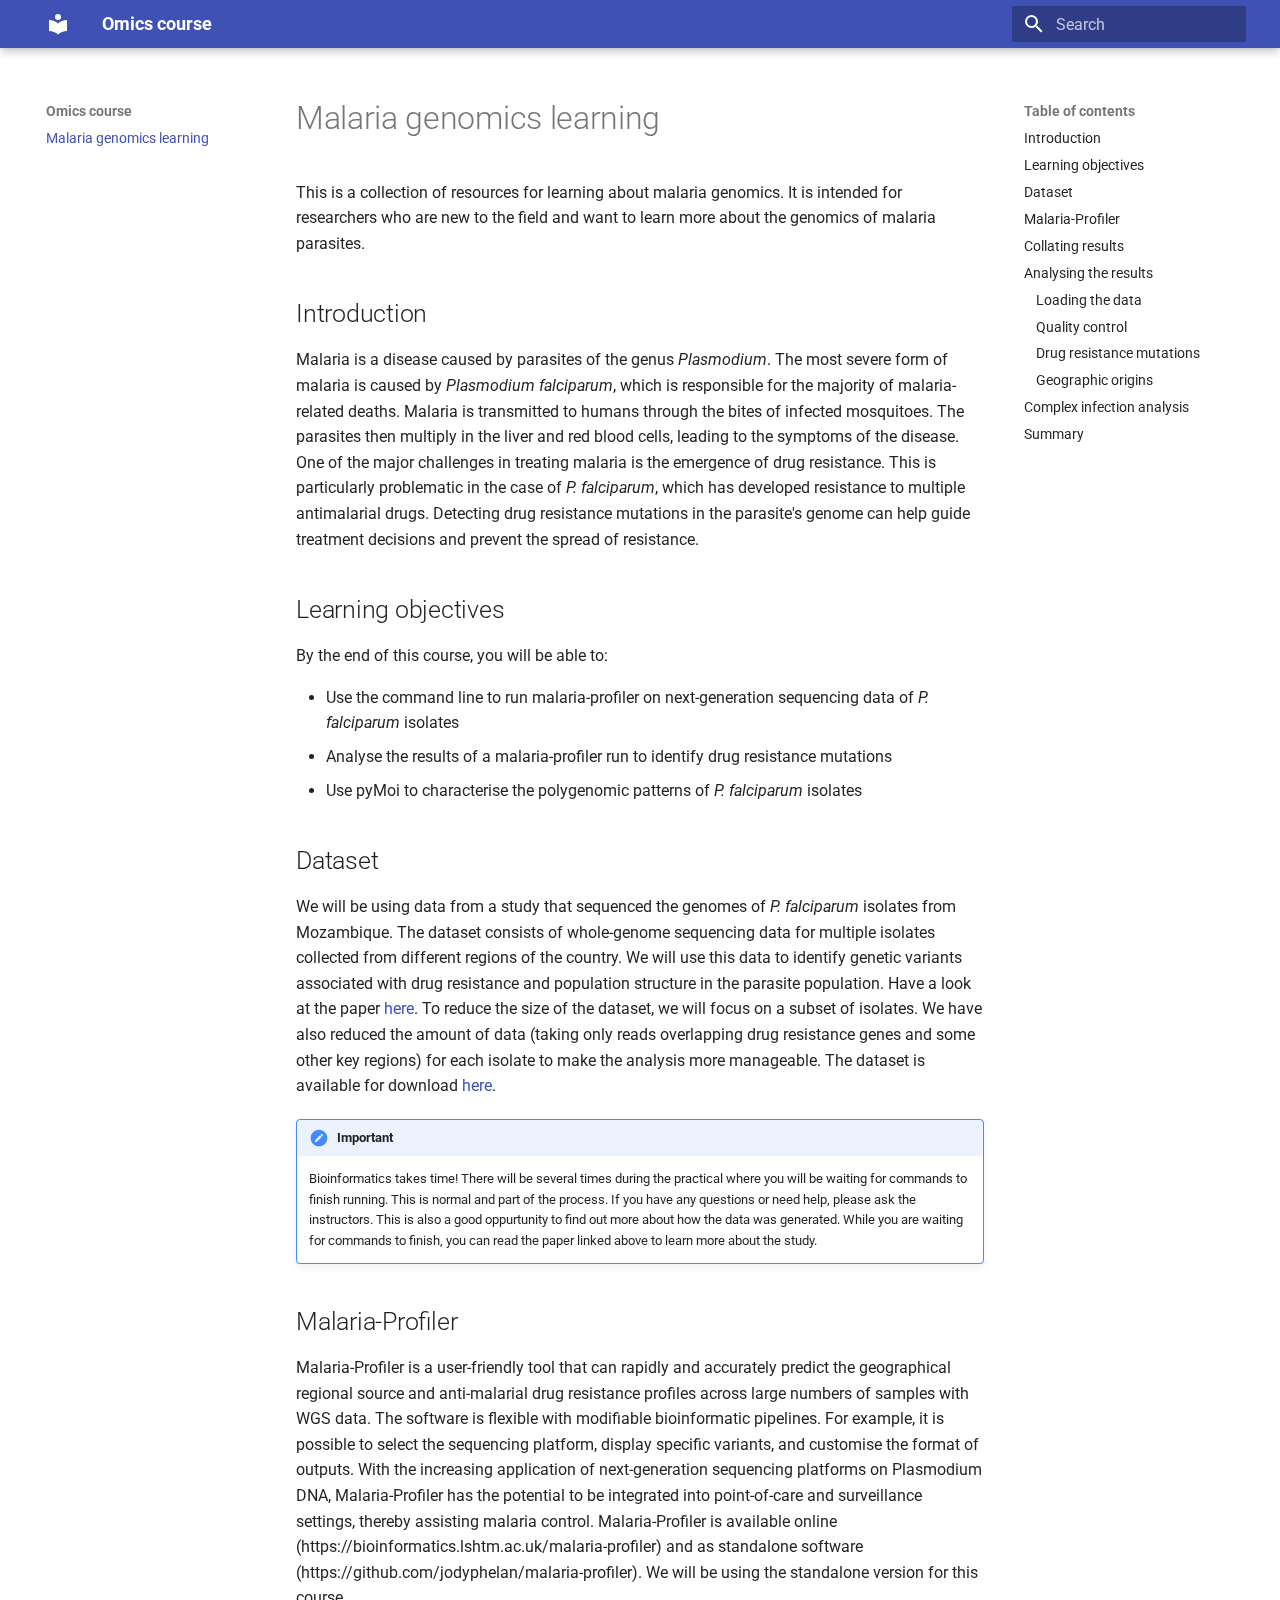
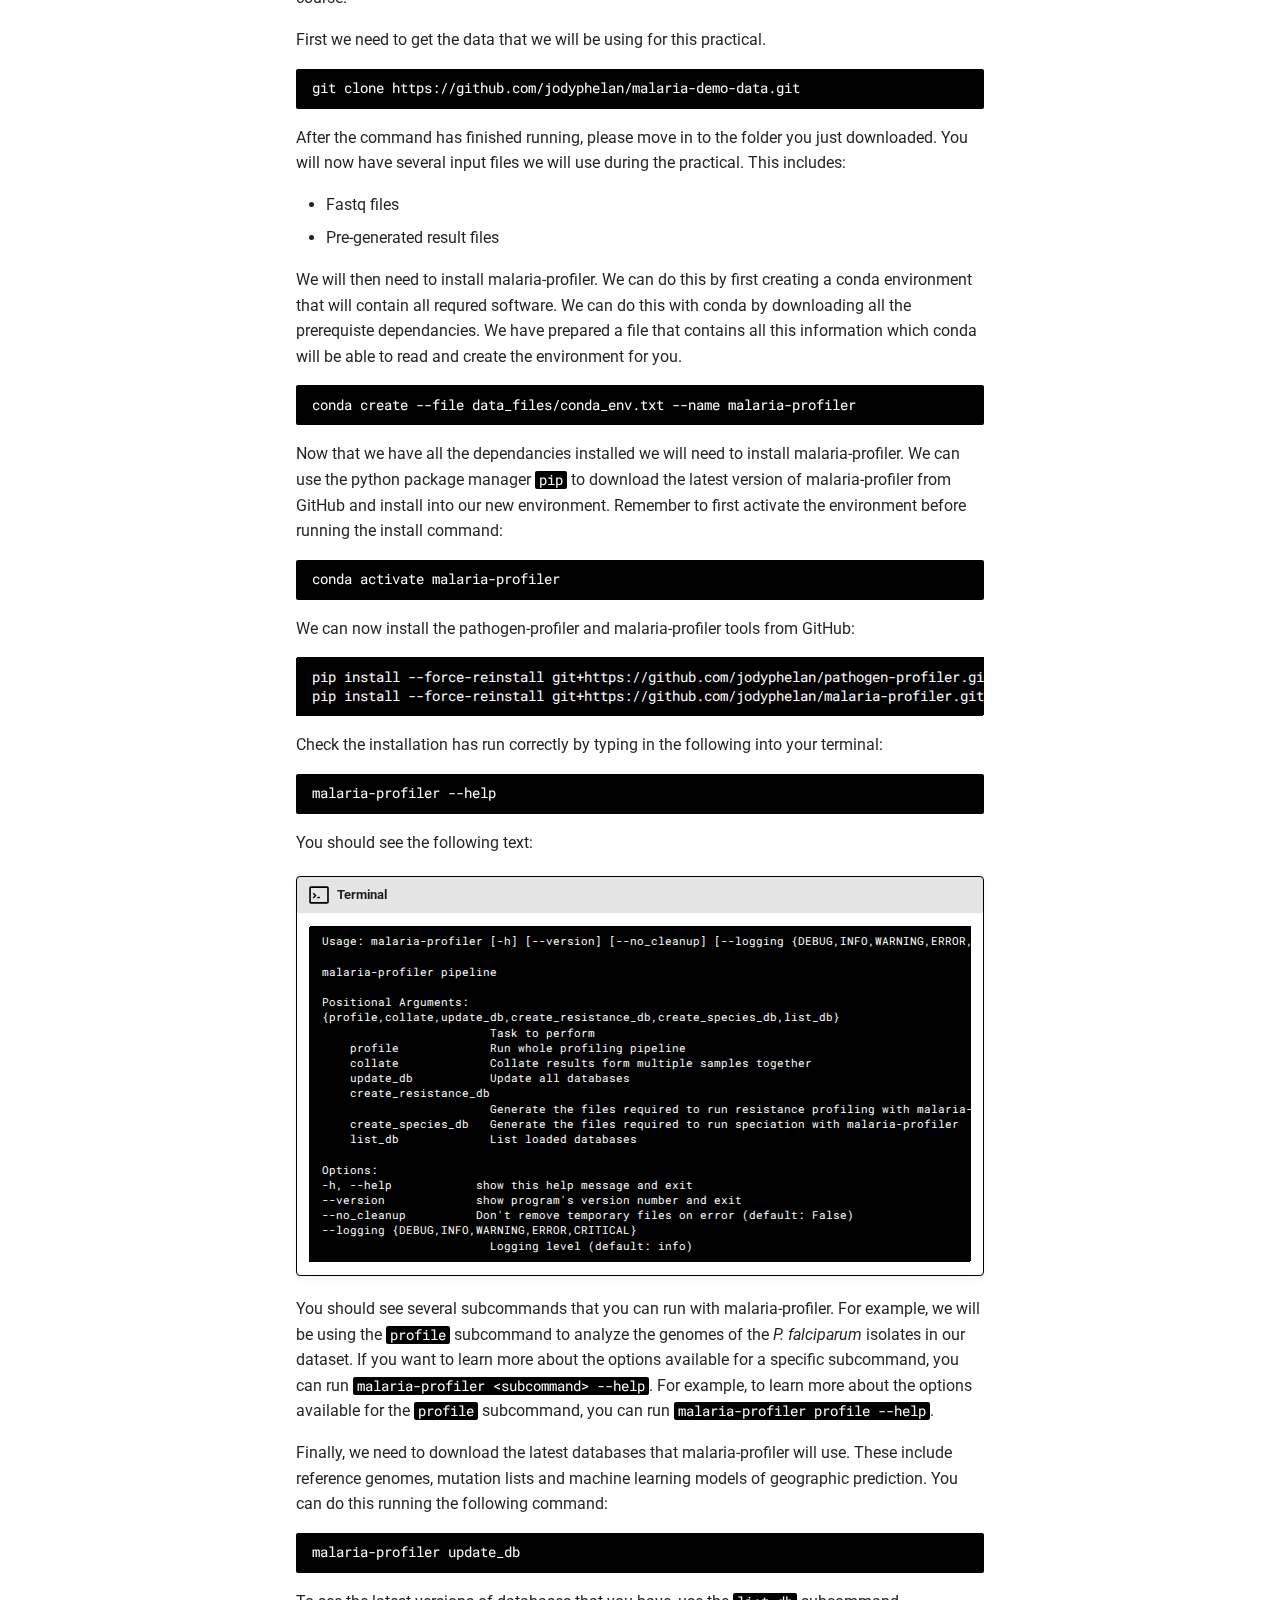
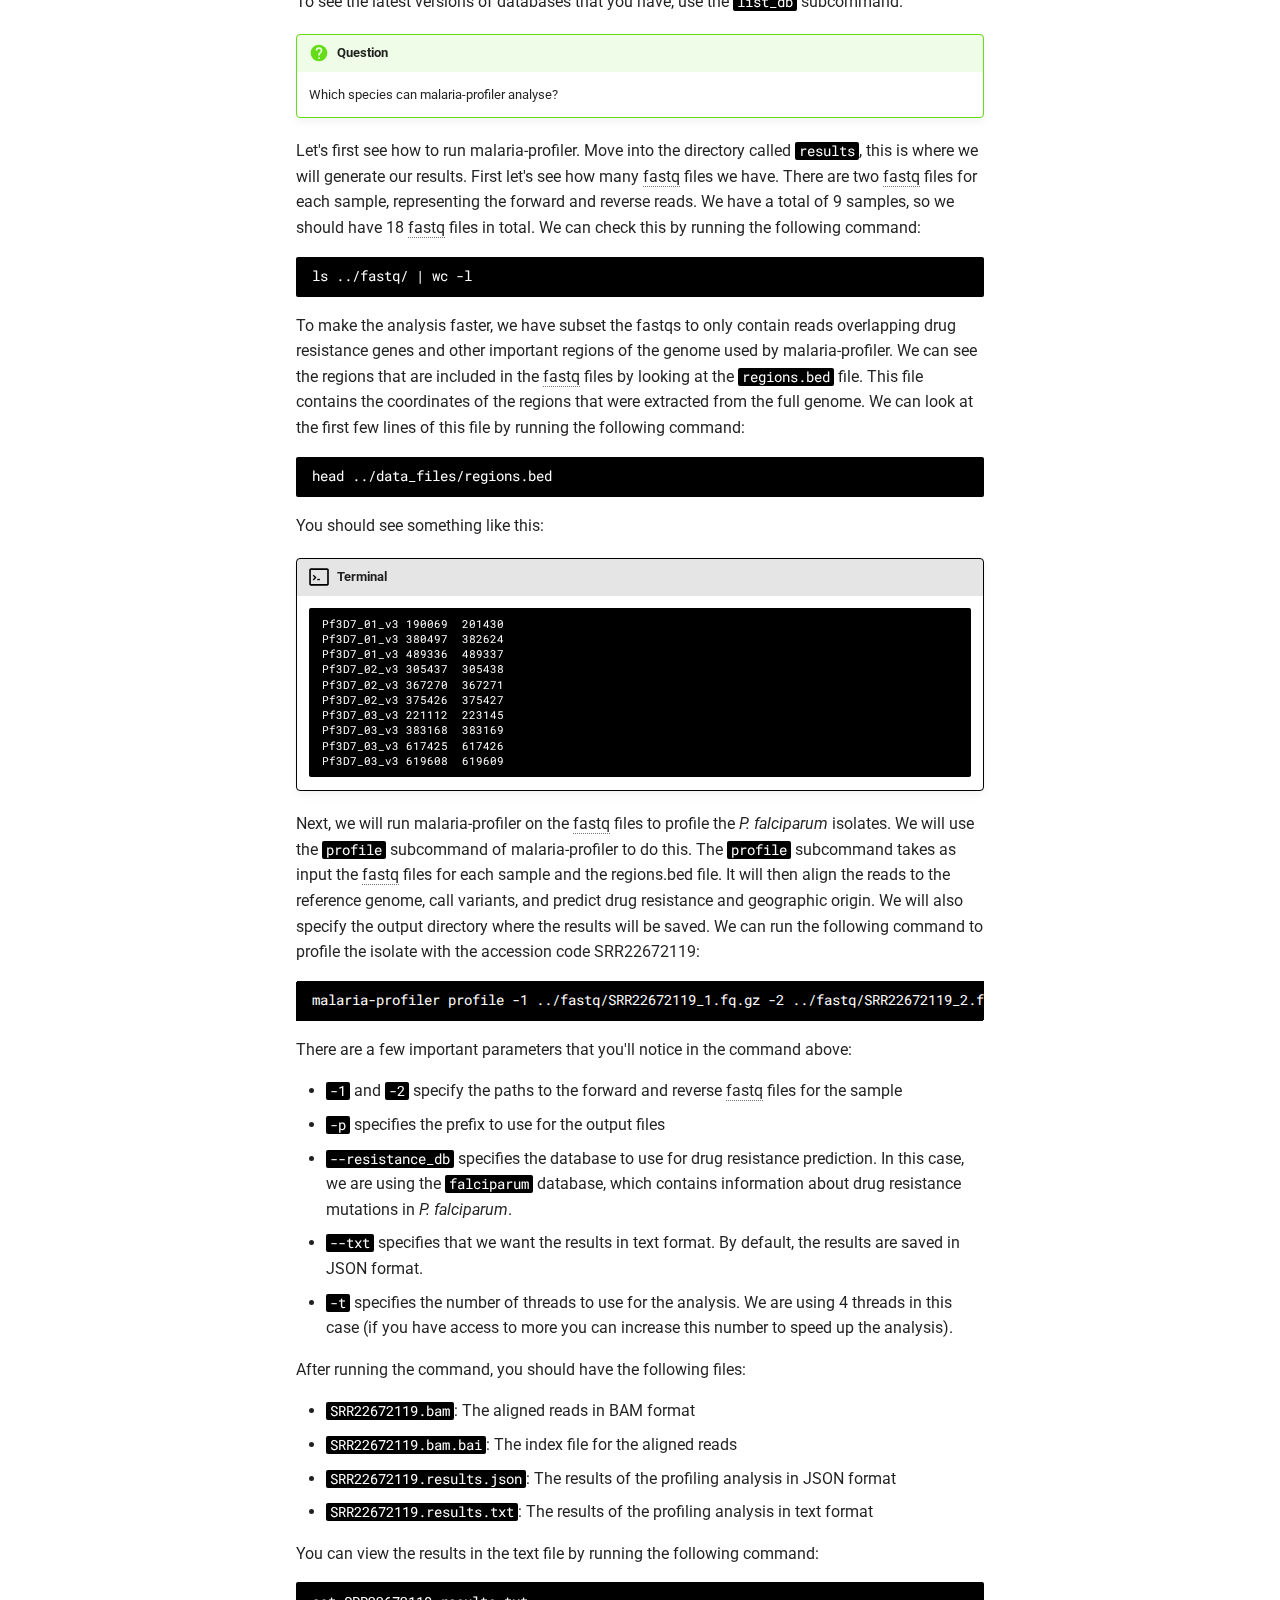
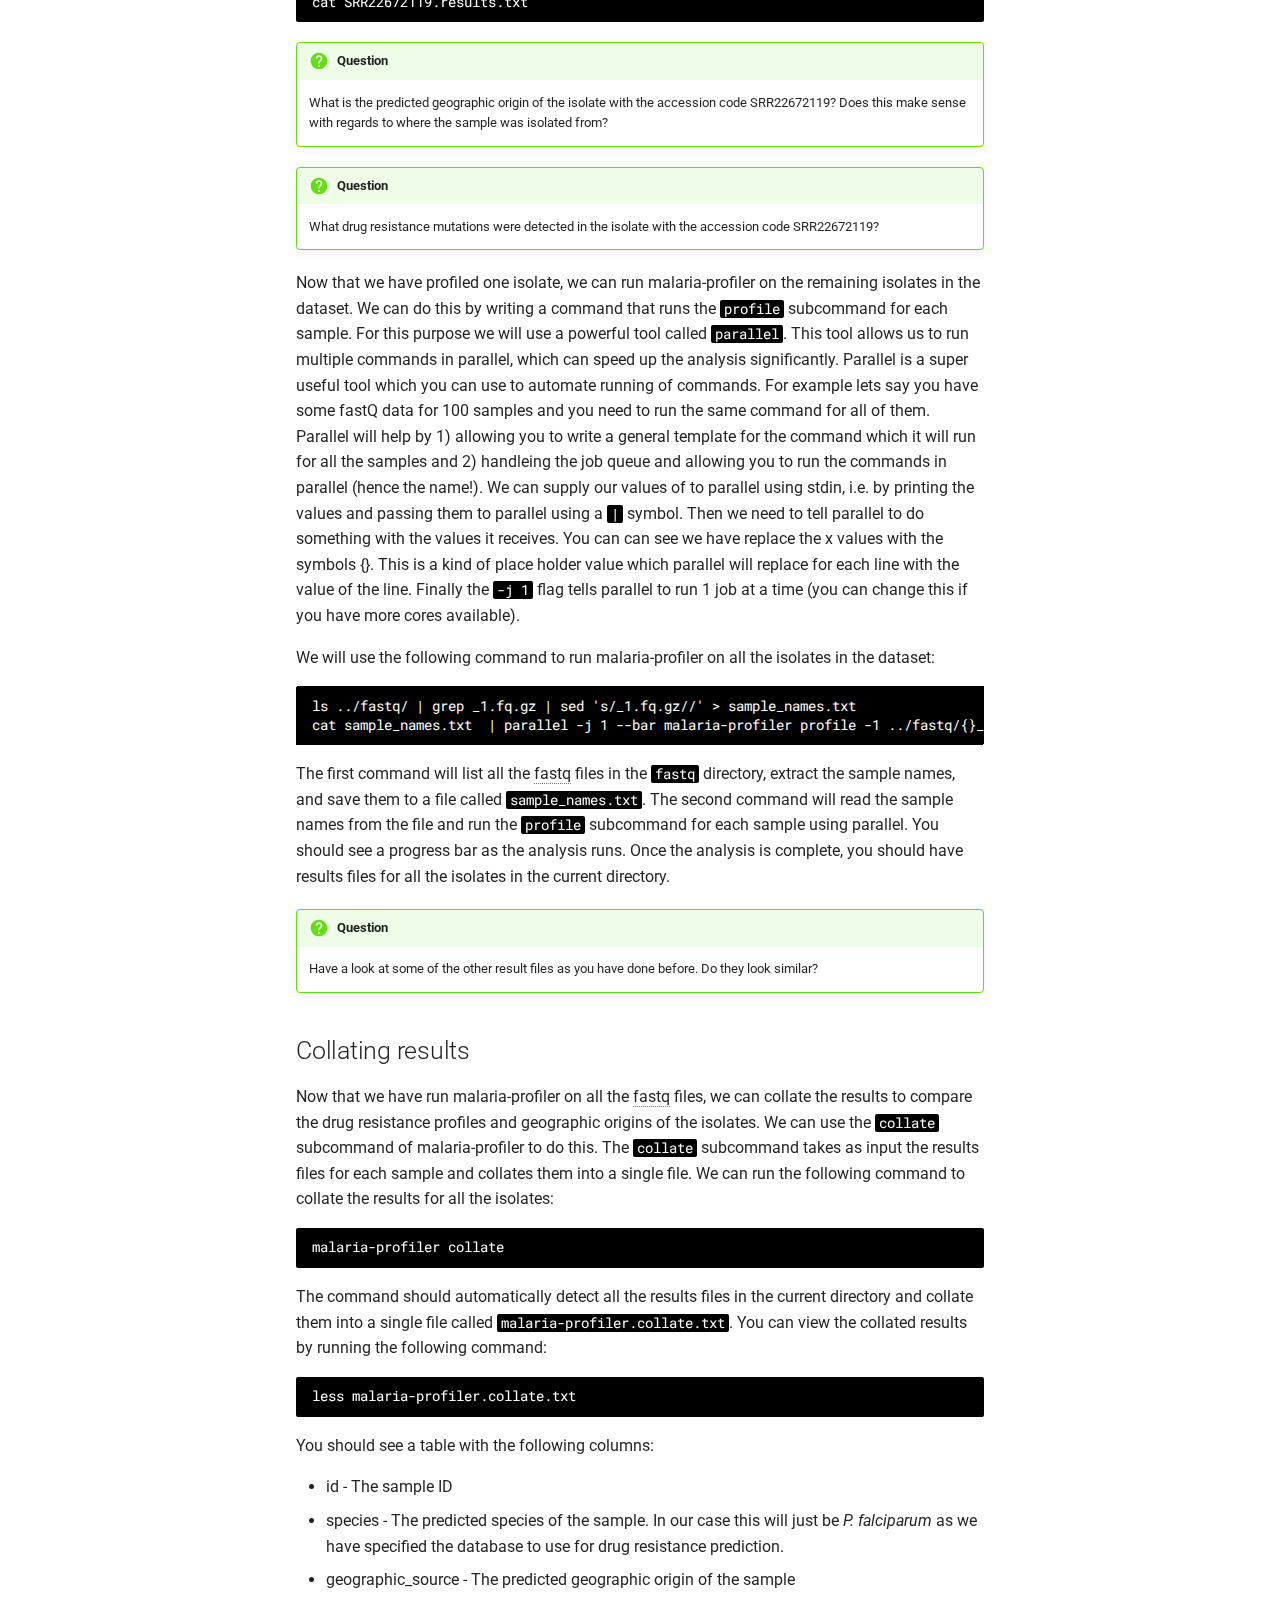
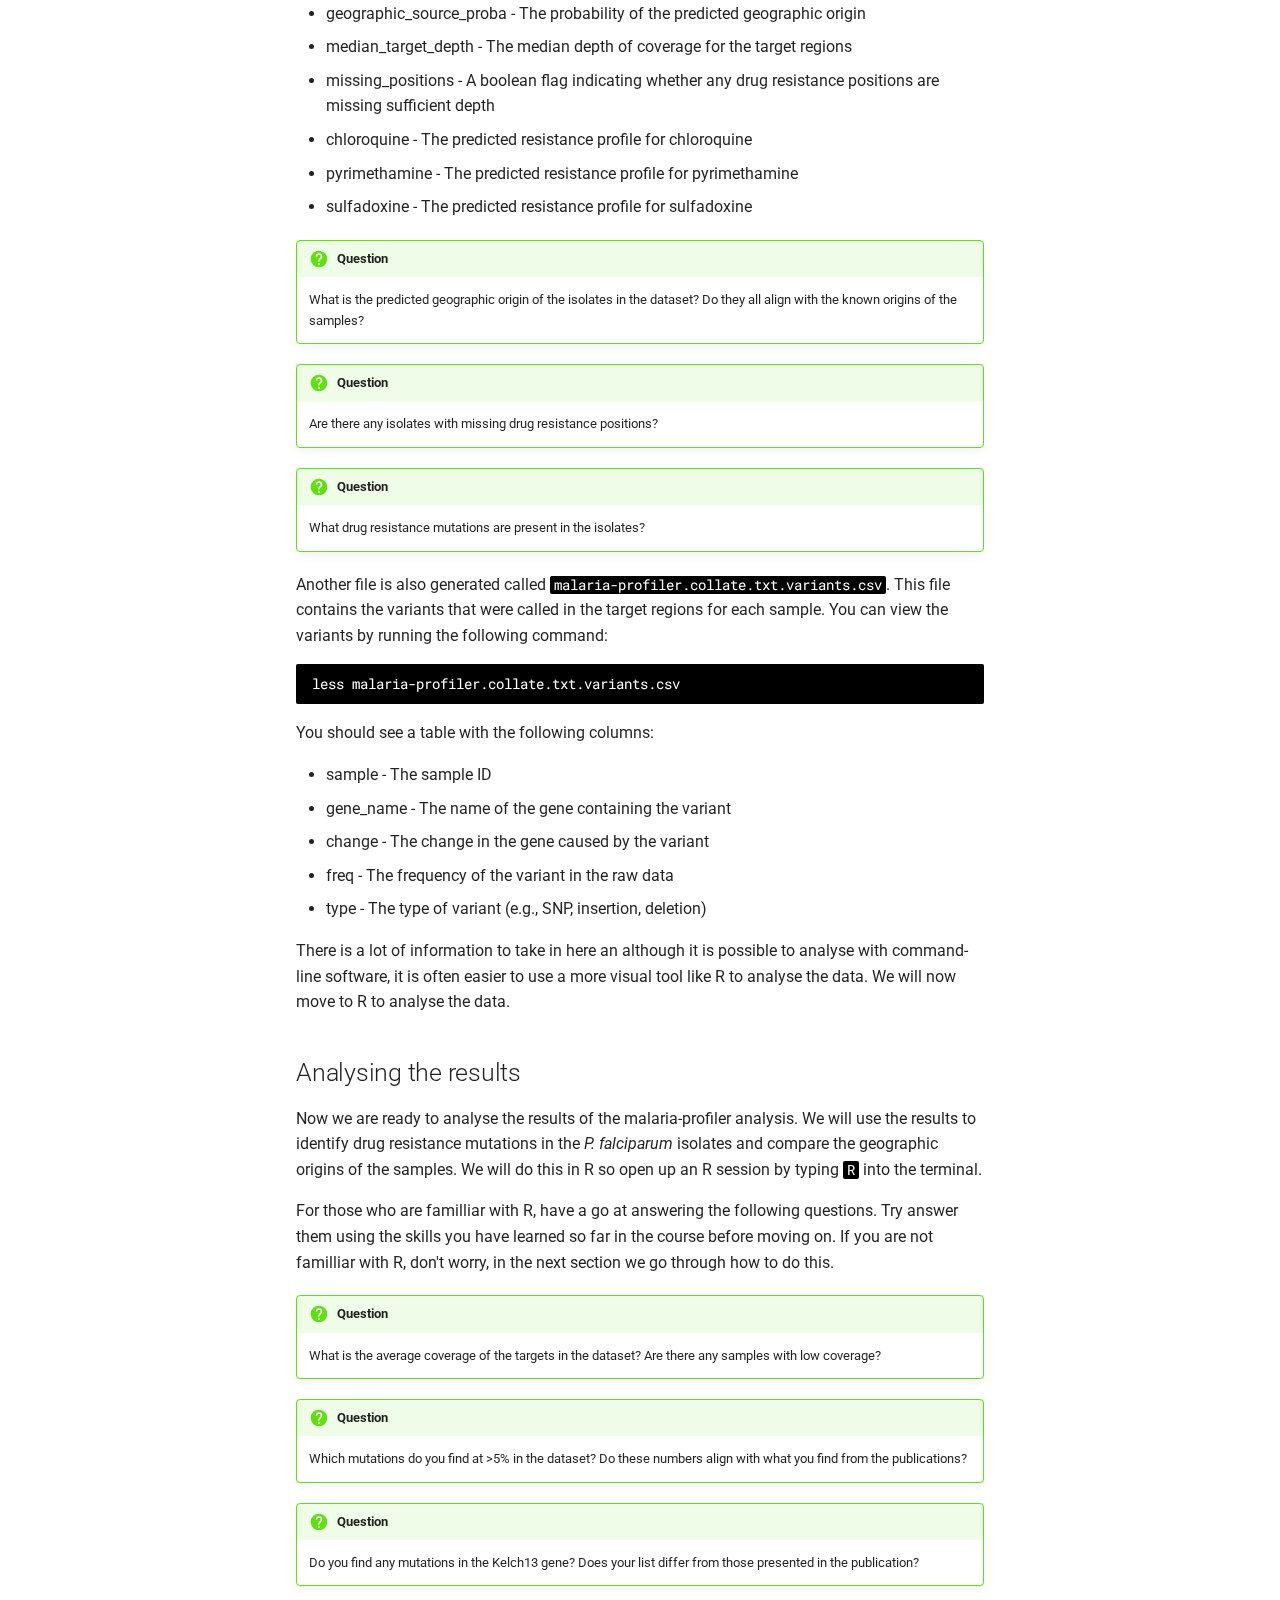
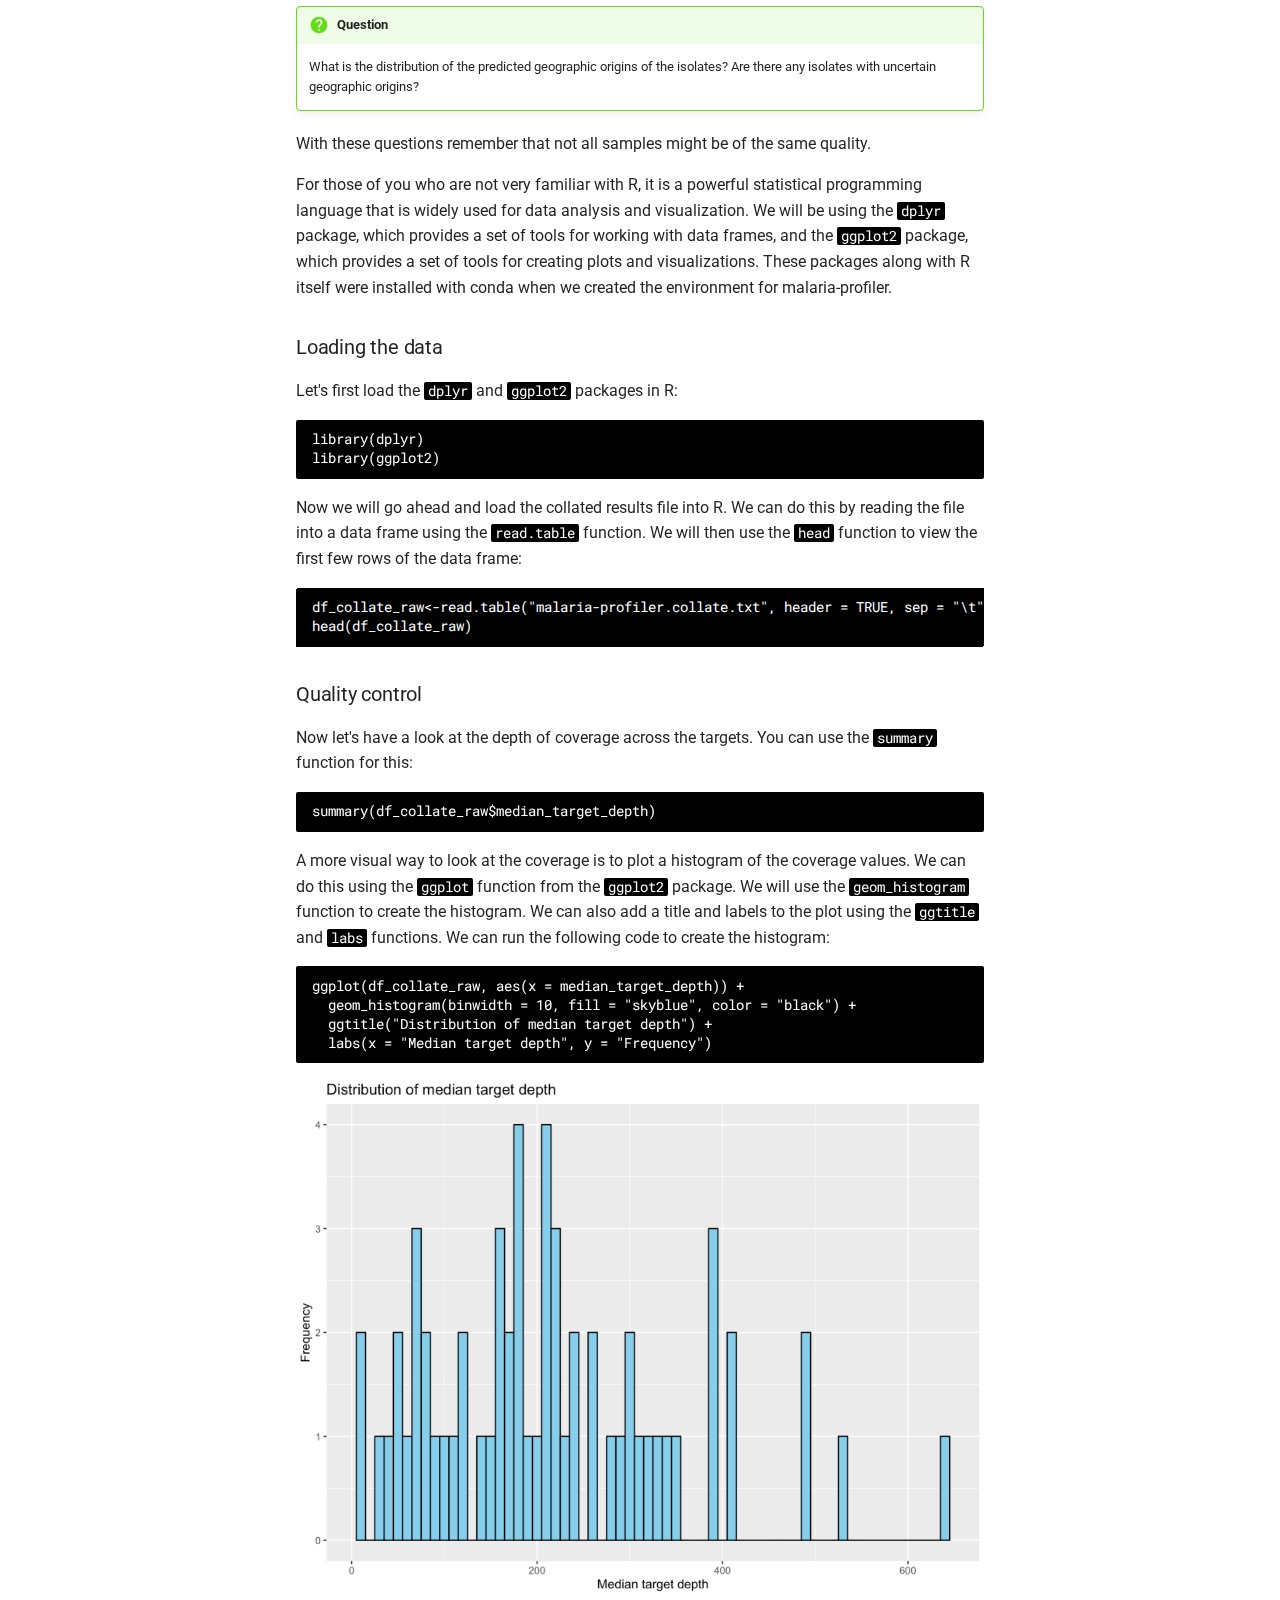
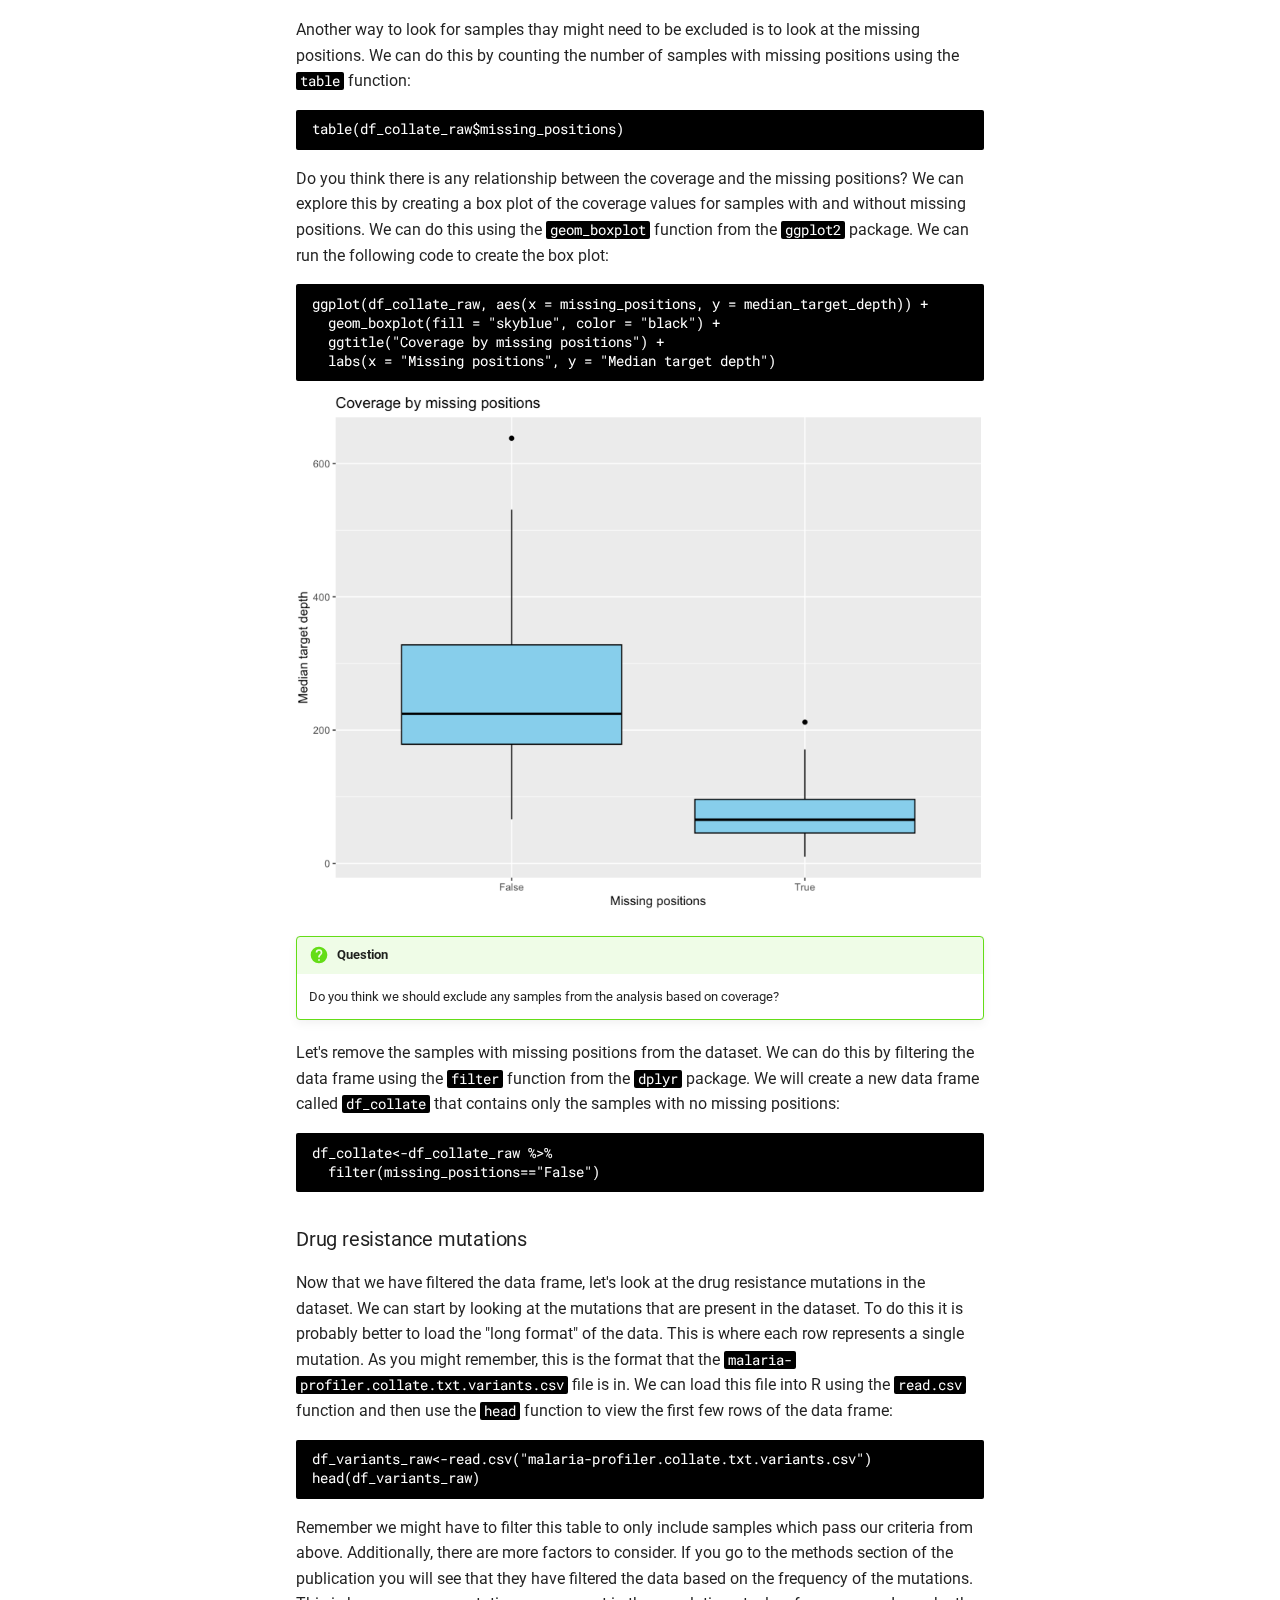
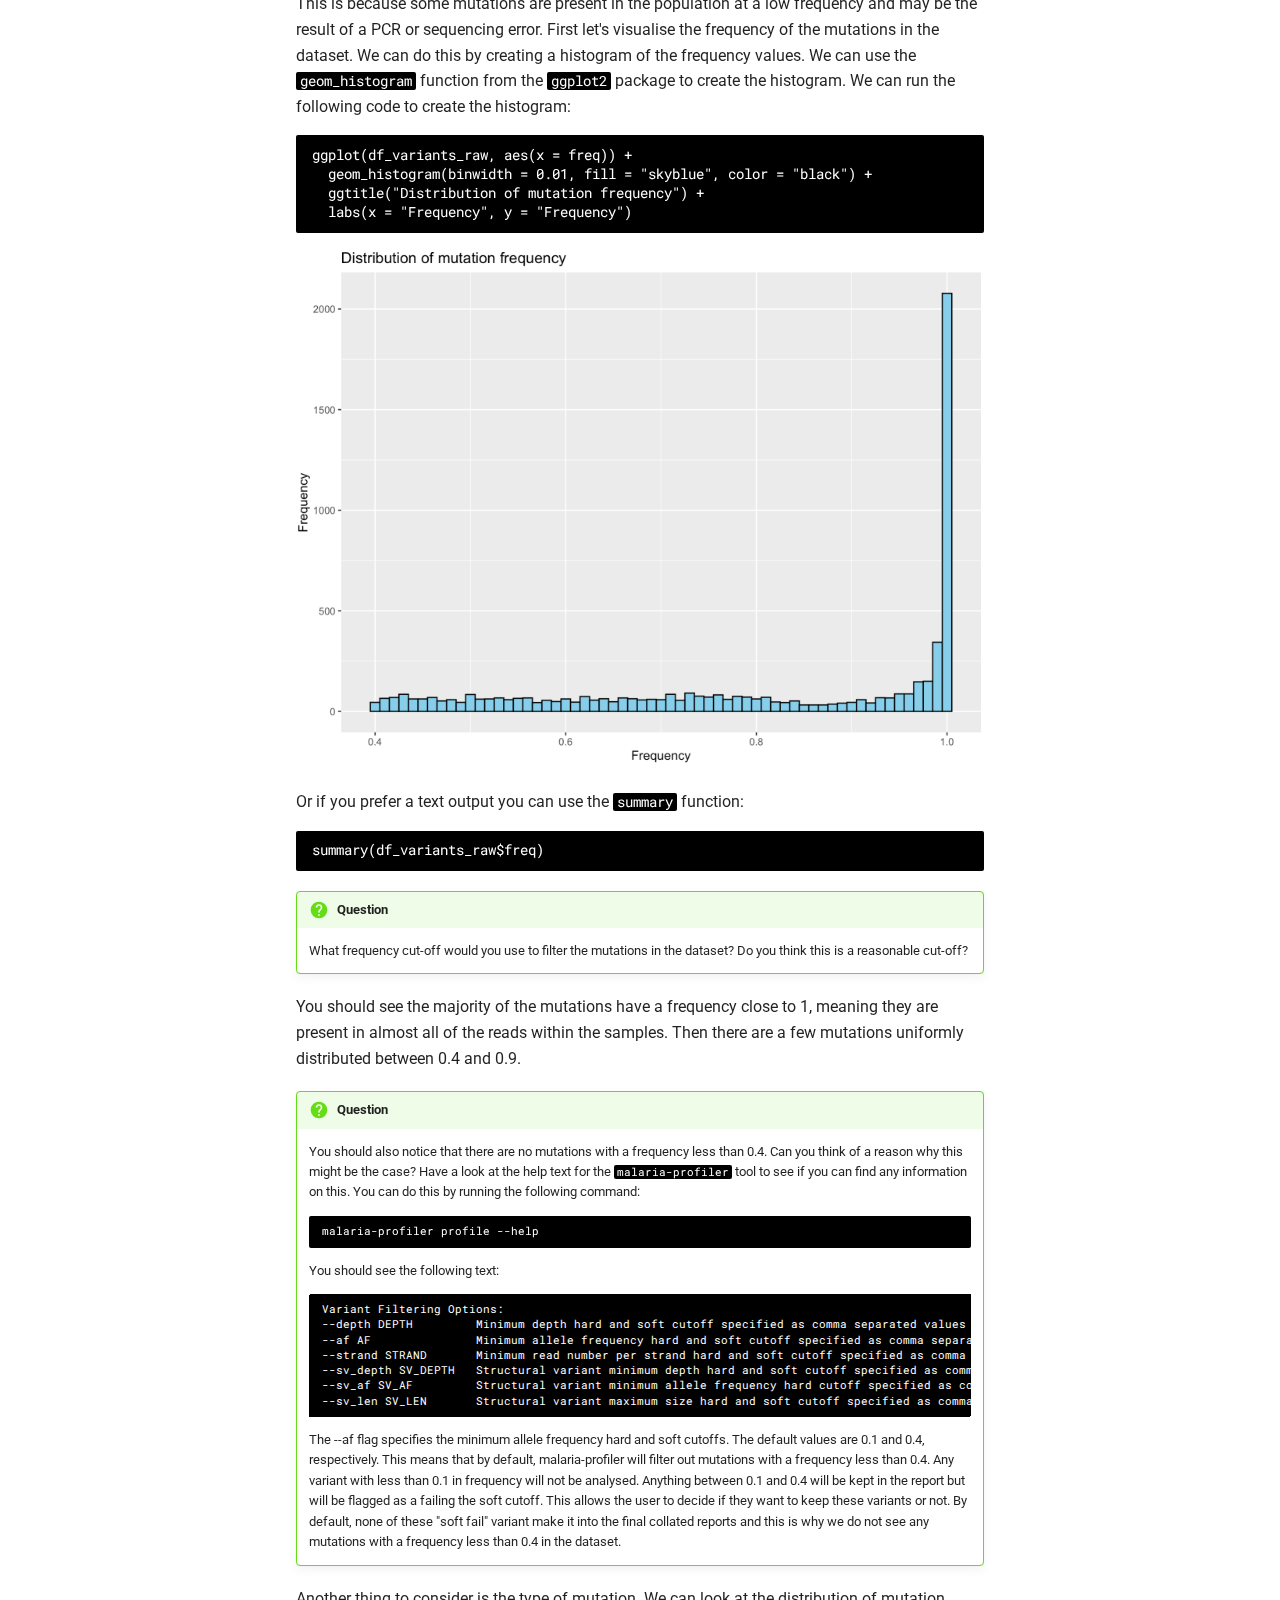
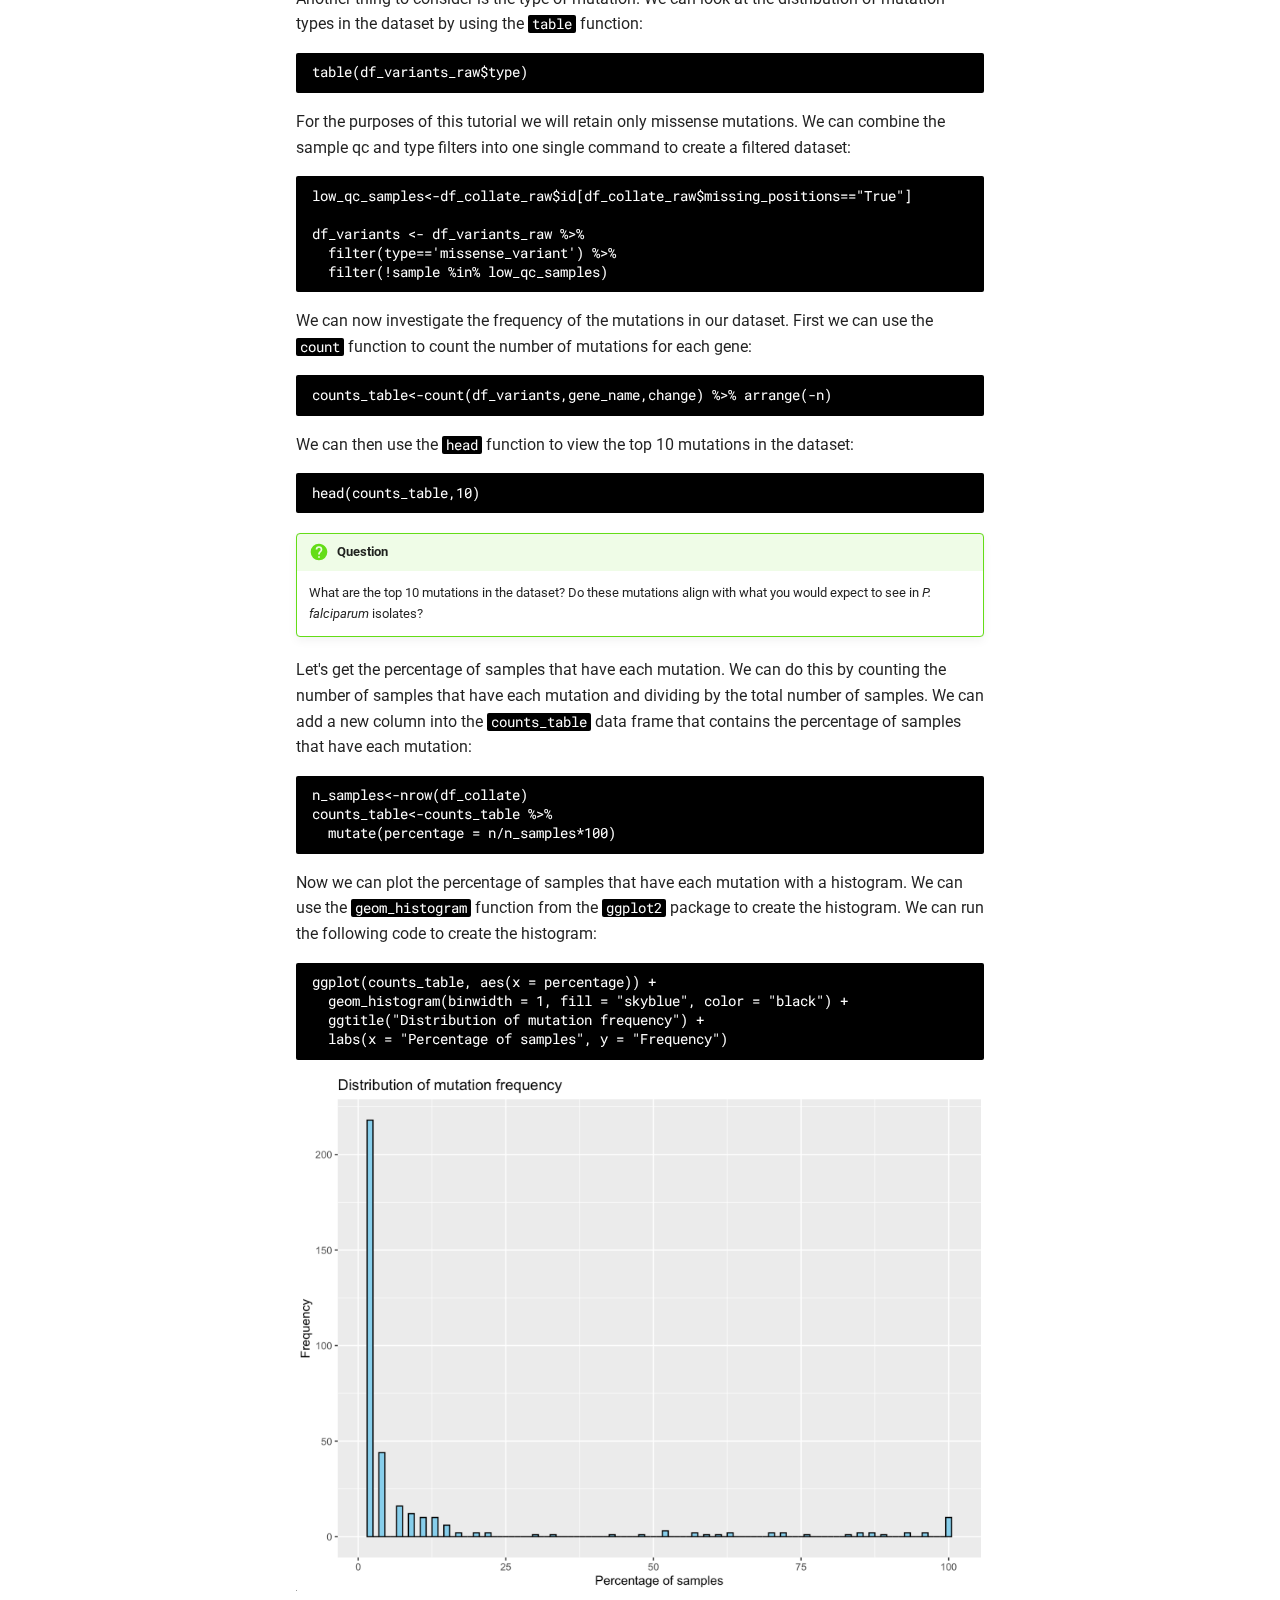
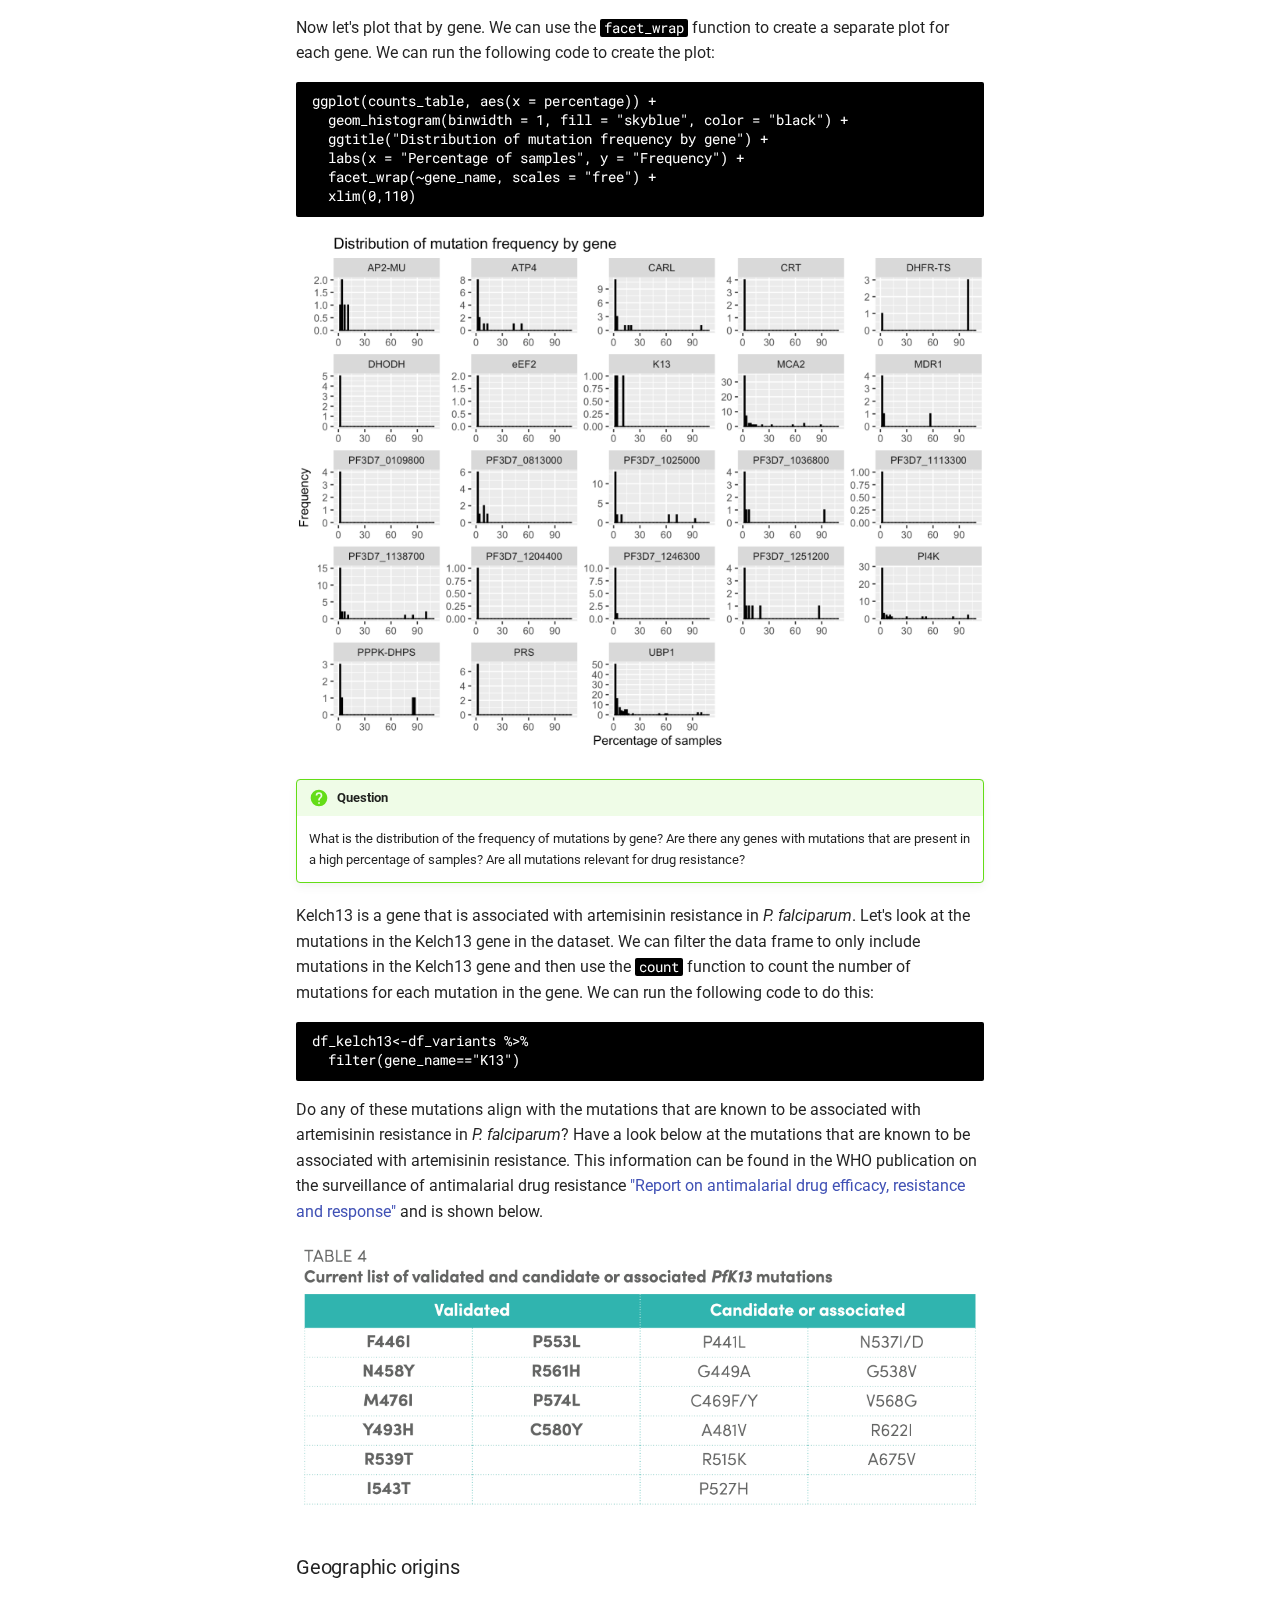
<file: index.html>
<!doctype html>
<html lang="en" class="no-js">
  <head>
    
      <meta charset="utf-8">
      <meta name="viewport" content="width=device-width,initial-scale=1">
      
      
      
      
      
      
      <link rel="icon" href="assets/images/favicon.png">
      <meta name="generator" content="mkdocs-1.5.3, mkdocs-material-9.5.17">
    
    
      
        <title>Omics course</title>
      
    
    
      <link rel="stylesheet" href="assets/stylesheets/main.bcfcd587.min.css">
      
      


    
    
      
    
    
      
        
        
        <link rel="preconnect" href="https://fonts.gstatic.com" crossorigin>
        <link rel="stylesheet" href="https://fonts.googleapis.com/css?family=Roboto:300,300i,400,400i,700,700i%7CRoboto+Mono:400,400i,700,700i&display=fallback">
        <style>:root{--md-text-font:"Roboto";--md-code-font:"Roboto Mono"}</style>
      
    
    
      <link rel="stylesheet" href="stylesheets/extra.css">
    
    <script>__md_scope=new URL(".",location),__md_hash=e=>[...e].reduce((e,_)=>(e<<5)-e+_.charCodeAt(0),0),__md_get=(e,_=localStorage,t=__md_scope)=>JSON.parse(_.getItem(t.pathname+"."+e)),__md_set=(e,_,t=localStorage,a=__md_scope)=>{try{t.setItem(a.pathname+"."+e,JSON.stringify(_))}catch(e){}}</script>
    
      

    
    
    
  </head>
  
  
    <body dir="ltr">
  
    
    <input class="md-toggle" data-md-toggle="drawer" type="checkbox" id="__drawer" autocomplete="off">
    <input class="md-toggle" data-md-toggle="search" type="checkbox" id="__search" autocomplete="off">
    <label class="md-overlay" for="__drawer"></label>
    <div data-md-component="skip">
      
        
        <a href="#malaria-genomics-learning" class="md-skip">
          Skip to content
        </a>
      
    </div>
    <div data-md-component="announce">
      
    </div>
    
    
      

  

<header class="md-header md-header--shadow" data-md-component="header">
  <nav class="md-header__inner md-grid" aria-label="Header">
    <a href="." title="Omics course" class="md-header__button md-logo" aria-label="Omics course" data-md-component="logo">
      
  
  <svg xmlns="http://www.w3.org/2000/svg" viewBox="0 0 24 24"><path d="M12 8a3 3 0 0 0 3-3 3 3 0 0 0-3-3 3 3 0 0 0-3 3 3 3 0 0 0 3 3m0 3.54C9.64 9.35 6.5 8 3 8v11c3.5 0 6.64 1.35 9 3.54 2.36-2.19 5.5-3.54 9-3.54V8c-3.5 0-6.64 1.35-9 3.54Z"/></svg>

    </a>
    <label class="md-header__button md-icon" for="__drawer">
      
      <svg xmlns="http://www.w3.org/2000/svg" viewBox="0 0 24 24"><path d="M3 6h18v2H3V6m0 5h18v2H3v-2m0 5h18v2H3v-2Z"/></svg>
    </label>
    <div class="md-header__title" data-md-component="header-title">
      <div class="md-header__ellipsis">
        <div class="md-header__topic">
          <span class="md-ellipsis">
            Omics course
          </span>
        </div>
        <div class="md-header__topic" data-md-component="header-topic">
          <span class="md-ellipsis">
            
              Malaria genomics learning
            
          </span>
        </div>
      </div>
    </div>
    
    
      <script>var media,input,key,value,palette=__md_get("__palette");if(palette&&palette.color){"(prefers-color-scheme)"===palette.color.media&&(media=matchMedia("(prefers-color-scheme: light)"),input=document.querySelector(media.matches?"[data-md-color-media='(prefers-color-scheme: light)']":"[data-md-color-media='(prefers-color-scheme: dark)']"),palette.color.media=input.getAttribute("data-md-color-media"),palette.color.scheme=input.getAttribute("data-md-color-scheme"),palette.color.primary=input.getAttribute("data-md-color-primary"),palette.color.accent=input.getAttribute("data-md-color-accent"));for([key,value]of Object.entries(palette.color))document.body.setAttribute("data-md-color-"+key,value)}</script>
    
    
    
      <label class="md-header__button md-icon" for="__search">
        
        <svg xmlns="http://www.w3.org/2000/svg" viewBox="0 0 24 24"><path d="M9.5 3A6.5 6.5 0 0 1 16 9.5c0 1.61-.59 3.09-1.56 4.23l.27.27h.79l5 5-1.5 1.5-5-5v-.79l-.27-.27A6.516 6.516 0 0 1 9.5 16 6.5 6.5 0 0 1 3 9.5 6.5 6.5 0 0 1 9.5 3m0 2C7 5 5 7 5 9.5S7 14 9.5 14 14 12 14 9.5 12 5 9.5 5Z"/></svg>
      </label>
      <div class="md-search" data-md-component="search" role="dialog">
  <label class="md-search__overlay" for="__search"></label>
  <div class="md-search__inner" role="search">
    <form class="md-search__form" name="search">
      <input type="text" class="md-search__input" name="query" aria-label="Search" placeholder="Search" autocapitalize="off" autocorrect="off" autocomplete="off" spellcheck="false" data-md-component="search-query" required>
      <label class="md-search__icon md-icon" for="__search">
        
        <svg xmlns="http://www.w3.org/2000/svg" viewBox="0 0 24 24"><path d="M9.5 3A6.5 6.5 0 0 1 16 9.5c0 1.61-.59 3.09-1.56 4.23l.27.27h.79l5 5-1.5 1.5-5-5v-.79l-.27-.27A6.516 6.516 0 0 1 9.5 16 6.5 6.5 0 0 1 3 9.5 6.5 6.5 0 0 1 9.5 3m0 2C7 5 5 7 5 9.5S7 14 9.5 14 14 12 14 9.5 12 5 9.5 5Z"/></svg>
        
        <svg xmlns="http://www.w3.org/2000/svg" viewBox="0 0 24 24"><path d="M20 11v2H8l5.5 5.5-1.42 1.42L4.16 12l7.92-7.92L13.5 5.5 8 11h12Z"/></svg>
      </label>
      <nav class="md-search__options" aria-label="Search">
        
        <button type="reset" class="md-search__icon md-icon" title="Clear" aria-label="Clear" tabindex="-1">
          
          <svg xmlns="http://www.w3.org/2000/svg" viewBox="0 0 24 24"><path d="M19 6.41 17.59 5 12 10.59 6.41 5 5 6.41 10.59 12 5 17.59 6.41 19 12 13.41 17.59 19 19 17.59 13.41 12 19 6.41Z"/></svg>
        </button>
      </nav>
      
    </form>
    <div class="md-search__output">
      <div class="md-search__scrollwrap" data-md-scrollfix>
        <div class="md-search-result" data-md-component="search-result">
          <div class="md-search-result__meta">
            Initializing search
          </div>
          <ol class="md-search-result__list" role="presentation"></ol>
        </div>
      </div>
    </div>
  </div>
</div>
    
    
  </nav>
  
</header>
    
    <div class="md-container" data-md-component="container">
      
      
        
          
        
      
      <main class="md-main" data-md-component="main">
        <div class="md-main__inner md-grid">
          
            
              
              <div class="md-sidebar md-sidebar--primary" data-md-component="sidebar" data-md-type="navigation" >
                <div class="md-sidebar__scrollwrap">
                  <div class="md-sidebar__inner">
                    



<nav class="md-nav md-nav--primary" aria-label="Navigation" data-md-level="0">
  <label class="md-nav__title" for="__drawer">
    <a href="." title="Omics course" class="md-nav__button md-logo" aria-label="Omics course" data-md-component="logo">
      
  
  <svg xmlns="http://www.w3.org/2000/svg" viewBox="0 0 24 24"><path d="M12 8a3 3 0 0 0 3-3 3 3 0 0 0-3-3 3 3 0 0 0-3 3 3 3 0 0 0 3 3m0 3.54C9.64 9.35 6.5 8 3 8v11c3.5 0 6.64 1.35 9 3.54 2.36-2.19 5.5-3.54 9-3.54V8c-3.5 0-6.64 1.35-9 3.54Z"/></svg>

    </a>
    Omics course
  </label>
  
  <ul class="md-nav__list" data-md-scrollfix>
    
      
      
  
  
    
  
  
  
    <li class="md-nav__item md-nav__item--active">
      
      <input class="md-nav__toggle md-toggle" type="checkbox" id="__toc">
      
      
        
      
      
        <label class="md-nav__link md-nav__link--active" for="__toc">
          
  
  <span class="md-ellipsis">
    Malaria genomics learning
  </span>
  

          <span class="md-nav__icon md-icon"></span>
        </label>
      
      <a href="." class="md-nav__link md-nav__link--active">
        
  
  <span class="md-ellipsis">
    Malaria genomics learning
  </span>
  

      </a>
      
        

<nav class="md-nav md-nav--secondary" aria-label="Table of contents">
  
  
  
    
  
  
    <label class="md-nav__title" for="__toc">
      <span class="md-nav__icon md-icon"></span>
      Table of contents
    </label>
    <ul class="md-nav__list" data-md-component="toc" data-md-scrollfix>
      
        <li class="md-nav__item">
  <a href="#introduction" class="md-nav__link">
    <span class="md-ellipsis">
      Introduction
    </span>
  </a>
  
</li>
      
        <li class="md-nav__item">
  <a href="#learning-objectives" class="md-nav__link">
    <span class="md-ellipsis">
      Learning objectives
    </span>
  </a>
  
</li>
      
        <li class="md-nav__item">
  <a href="#dataset" class="md-nav__link">
    <span class="md-ellipsis">
      Dataset
    </span>
  </a>
  
</li>
      
        <li class="md-nav__item">
  <a href="#malaria-profiler" class="md-nav__link">
    <span class="md-ellipsis">
      Malaria-Profiler
    </span>
  </a>
  
</li>
      
        <li class="md-nav__item">
  <a href="#collating-results" class="md-nav__link">
    <span class="md-ellipsis">
      Collating results
    </span>
  </a>
  
</li>
      
        <li class="md-nav__item">
  <a href="#analysing-the-results" class="md-nav__link">
    <span class="md-ellipsis">
      Analysing the results
    </span>
  </a>
  
    <nav class="md-nav" aria-label="Analysing the results">
      <ul class="md-nav__list">
        
          <li class="md-nav__item">
  <a href="#loading-the-data" class="md-nav__link">
    <span class="md-ellipsis">
      Loading the data
    </span>
  </a>
  
</li>
        
          <li class="md-nav__item">
  <a href="#quality-control" class="md-nav__link">
    <span class="md-ellipsis">
      Quality control
    </span>
  </a>
  
</li>
        
          <li class="md-nav__item">
  <a href="#drug-resistance-mutations" class="md-nav__link">
    <span class="md-ellipsis">
      Drug resistance mutations
    </span>
  </a>
  
</li>
        
          <li class="md-nav__item">
  <a href="#geographic-origins" class="md-nav__link">
    <span class="md-ellipsis">
      Geographic origins
    </span>
  </a>
  
</li>
        
      </ul>
    </nav>
  
</li>
      
        <li class="md-nav__item">
  <a href="#complex-infection-analysis" class="md-nav__link">
    <span class="md-ellipsis">
      Complex infection analysis
    </span>
  </a>
  
</li>
      
        <li class="md-nav__item">
  <a href="#summary" class="md-nav__link">
    <span class="md-ellipsis">
      Summary
    </span>
  </a>
  
</li>
      
    </ul>
  
</nav>
      
    </li>
  

    
  </ul>
</nav>
                  </div>
                </div>
              </div>
            
            
              
              <div class="md-sidebar md-sidebar--secondary" data-md-component="sidebar" data-md-type="toc" >
                <div class="md-sidebar__scrollwrap">
                  <div class="md-sidebar__inner">
                    

<nav class="md-nav md-nav--secondary" aria-label="Table of contents">
  
  
  
    
  
  
    <label class="md-nav__title" for="__toc">
      <span class="md-nav__icon md-icon"></span>
      Table of contents
    </label>
    <ul class="md-nav__list" data-md-component="toc" data-md-scrollfix>
      
        <li class="md-nav__item">
  <a href="#introduction" class="md-nav__link">
    <span class="md-ellipsis">
      Introduction
    </span>
  </a>
  
</li>
      
        <li class="md-nav__item">
  <a href="#learning-objectives" class="md-nav__link">
    <span class="md-ellipsis">
      Learning objectives
    </span>
  </a>
  
</li>
      
        <li class="md-nav__item">
  <a href="#dataset" class="md-nav__link">
    <span class="md-ellipsis">
      Dataset
    </span>
  </a>
  
</li>
      
        <li class="md-nav__item">
  <a href="#malaria-profiler" class="md-nav__link">
    <span class="md-ellipsis">
      Malaria-Profiler
    </span>
  </a>
  
</li>
      
        <li class="md-nav__item">
  <a href="#collating-results" class="md-nav__link">
    <span class="md-ellipsis">
      Collating results
    </span>
  </a>
  
</li>
      
        <li class="md-nav__item">
  <a href="#analysing-the-results" class="md-nav__link">
    <span class="md-ellipsis">
      Analysing the results
    </span>
  </a>
  
    <nav class="md-nav" aria-label="Analysing the results">
      <ul class="md-nav__list">
        
          <li class="md-nav__item">
  <a href="#loading-the-data" class="md-nav__link">
    <span class="md-ellipsis">
      Loading the data
    </span>
  </a>
  
</li>
        
          <li class="md-nav__item">
  <a href="#quality-control" class="md-nav__link">
    <span class="md-ellipsis">
      Quality control
    </span>
  </a>
  
</li>
        
          <li class="md-nav__item">
  <a href="#drug-resistance-mutations" class="md-nav__link">
    <span class="md-ellipsis">
      Drug resistance mutations
    </span>
  </a>
  
</li>
        
          <li class="md-nav__item">
  <a href="#geographic-origins" class="md-nav__link">
    <span class="md-ellipsis">
      Geographic origins
    </span>
  </a>
  
</li>
        
      </ul>
    </nav>
  
</li>
      
        <li class="md-nav__item">
  <a href="#complex-infection-analysis" class="md-nav__link">
    <span class="md-ellipsis">
      Complex infection analysis
    </span>
  </a>
  
</li>
      
        <li class="md-nav__item">
  <a href="#summary" class="md-nav__link">
    <span class="md-ellipsis">
      Summary
    </span>
  </a>
  
</li>
      
    </ul>
  
</nav>
                  </div>
                </div>
              </div>
            
          
          
            <div class="md-content" data-md-component="content">
              <article class="md-content__inner md-typeset">
                
                  


<h1 id="malaria-genomics-learning">Malaria genomics learning</h1>
<p>This is a collection of resources for learning about malaria genomics. It is intended for researchers who are new to the field and want to learn more about the genomics of malaria parasites.</p>
<h2 id="introduction">Introduction</h2>
<p>Malaria is a disease caused by parasites of the genus <em>Plasmodium</em>. The most severe form of malaria is caused by <em>Plasmodium falciparum</em>, which is responsible for the majority of malaria-related deaths. Malaria is transmitted to humans through the bites of infected mosquitoes. The parasites then multiply in the liver and red blood cells, leading to the symptoms of the disease. One of the major challenges in treating malaria is the emergence of drug resistance. This is particularly problematic in the case of <em>P. falciparum</em>, which has developed resistance to multiple antimalarial drugs. Detecting drug resistance mutations in the parasite's genome can help guide treatment decisions and prevent the spread of resistance.</p>
<h2 id="learning-objectives">Learning objectives</h2>
<p>By the end of this course, you will be able to:</p>
<ul>
<li>Use the command line to run malaria-profiler on next-generation sequencing data of <em>P. falciparum</em> isolates</li>
<li>Analyse the results of a malaria-profiler run to identify drug resistance mutations</li>
<li>Use pyMoi to characterise the polygenomic patterns of <em>P. falciparum</em> isolates</li>
</ul>
<h2 id="dataset">Dataset</h2>
<p>We will be using data from a study that sequenced the genomes of <em>P. falciparum</em> isolates from Mozambique. The dataset consists of whole-genome sequencing data for multiple isolates collected from different regions of the country. We will use this data to identify genetic variants associated with drug resistance and population structure in the parasite population. Have a look at the paper <a href="https://www.nature.com/articles/s42003-023-04997-7">here</a>. To reduce the size of the dataset, we will focus on a subset of isolates. We have also reduced the amount of data (taking only reads overlapping drug resistance genes and some other key regions) for each isolate to make the analysis more manageable. The dataset is available for download <a href="https://example.com/malaria_genomics_data.zip">here</a>. </p>
<div class="admonition important">
<p class="admonition-title">Important</p>
<p>Bioinformatics takes time! There will be several times during the practical where you will be waiting for commands to finish running. This is normal and part of the process. If you have any questions or need help, please ask the instructors. This is also a good oppurtunity to find out more about how the data was generated. While you are waiting for commands to finish, you can read the paper linked above to learn more about the study.</p>
</div>
<h2 id="malaria-profiler">Malaria-Profiler</h2>
<p>Malaria-Profiler is a user-friendly tool that can rapidly and accurately predict the geographical regional source and anti-malarial drug resistance profiles across large numbers of samples with WGS data. The software is flexible with modifiable bioinformatic pipelines. For example, it is possible to select the sequencing platform, display specific variants, and customise the format of outputs. With the increasing application of next-generation sequencing platforms on Plasmodium DNA, Malaria-Profiler has the potential to be integrated into point-of-care and surveillance settings, thereby assisting malaria control. Malaria-Profiler is available online (https://bioinformatics.lshtm.ac.uk/malaria-profiler) and as standalone software (https://github.com/jodyphelan/malaria-profiler). We will be using the standalone version for this course.</p>
<p>First we need to get the data that we will be using for this practical.</p>
<div class="highlight"><pre><span></span><code>git clone https://github.com/jodyphelan/malaria-demo-data.git
</code></pre></div>
<p>After the command has finished running, please move in to the folder you just downloaded. You will now have several input files we will use during the practical. This includes:</p>
<ul>
<li>Fastq files</li>
<li>Pre-generated result files</li>
</ul>
<p>We will then need to install malaria-profiler. We can do this by first creating a conda environment that will contain all requred software. We can do this with conda by downloading all the prerequiste dependancies. We have prepared a file that contains all this information which conda will be able to read and create the environment for you.</p>
<div class="highlight"><pre><span></span><code>conda create --file data_files/conda_env.txt --name malaria-profiler
</code></pre></div>
<p>Now that we have all the dependancies installed we will need to install malaria-profiler. We can use the python package manager <code>pip</code> to download the latest version of malaria-profiler from GitHub and install into our new environment. Remember to first activate the environment before running the install command:</p>
<div class="highlight"><pre><span></span><code>conda activate malaria-profiler
</code></pre></div>
<p>We can now install the pathogen-profiler and malaria-profiler tools from GitHub:</p>
<div class="highlight"><pre><span></span><code>pip install --force-reinstall git+https://github.com/jodyphelan/pathogen-profiler.git@dev
pip install --force-reinstall git+https://github.com/jodyphelan/malaria-profiler.git@dev
</code></pre></div>
<p>Check the installation has run correctly by typing in the following into your terminal:</p>
<div class="highlight"><pre><span></span><code>malaria-profiler --help
</code></pre></div>
<p>You should see the following text:</p>
<div class="admonition terminal">
<p class="admonition-title">Terminal</p>
<div class="highlight"><pre><span></span><code>Usage: malaria-profiler [-h] [--version] [--no_cleanup] [--logging {DEBUG,INFO,WARNING,ERROR,CRITICAL}] {profile,collate,update_db,create_resistance_db,create_species_db,list_db} ...

malaria-profiler pipeline

Positional Arguments:
{profile,collate,update_db,create_resistance_db,create_species_db,list_db}
                        Task to perform
    profile             Run whole profiling pipeline
    collate             Collate results form multiple samples together
    update_db           Update all databases
    create_resistance_db
                        Generate the files required to run resistance profiling with malaria-profiler
    create_species_db   Generate the files required to run speciation with malaria-profiler
    list_db             List loaded databases

Options:
-h, --help            show this help message and exit
--version             show program&#39;s version number and exit
--no_cleanup          Don&#39;t remove temporary files on error (default: False)
--logging {DEBUG,INFO,WARNING,ERROR,CRITICAL}
                        Logging level (default: info)       
</code></pre></div>
</div>
<p>You should see several subcommands that you can run with malaria-profiler. For example, we will be using the <code>profile</code> subcommand to analyze the genomes of the <em>P. falciparum</em> isolates in our dataset. If you want to learn more about the options available for a specific subcommand, you can run <code>malaria-profiler &lt;subcommand&gt; --help</code>. For example, to learn more about the options available for the <code>profile</code> subcommand, you can run <code>malaria-profiler profile --help</code>.</p>
<p>Finally, we need to download the latest databases that malaria-profiler will use. These include reference genomes, mutation lists and machine learning models of geographic prediction. You can do this running the following command:</p>
<div class="highlight"><pre><span></span><code>malaria-profiler update_db
</code></pre></div>
<p>To see the latest versions of databases that you have, use the <code>list_db</code> subcommand. </p>
<div class="admonition question">
<p class="admonition-title">Question</p>
<p>Which species can malaria-profiler analyse?</p>
</div>
<p>Let's first see how to run malaria-profiler. Move into the directory called <code>results</code>, this is where we will generate our results. First let's see how many <abbr title="A format used to store sequence data with qualite values for each nucleotide">fastq</abbr> files we have. There are two <abbr title="A format used to store sequence data with qualite values for each nucleotide">fastq</abbr> files for each sample, representing the forward and reverse reads. We have a total of 9 samples, so we should have 18 <abbr title="A format used to store sequence data with qualite values for each nucleotide">fastq</abbr> files in total. We can check this by running the following command:</p>
<div class="highlight"><pre><span></span><code>ls ../fastq/ | wc -l
</code></pre></div>
<p>To make the analysis faster, we have subset the fastqs to only contain reads overlapping drug resistance genes and other important regions of the genome used by malaria-profiler. We can see the regions that are included in the <abbr title="A format used to store sequence data with qualite values for each nucleotide">fastq</abbr> files by looking at the <code>regions.bed</code> file. This file contains the coordinates of the regions that were extracted from the full genome. We can look at the first few lines of this file by running the following command:</p>
<div class="highlight"><pre><span></span><code>head ../data_files/regions.bed
</code></pre></div>
<p>You should see something like this:</p>
<div class="admonition terminal">
<p class="admonition-title">Terminal</p>
<div class="highlight"><pre><span></span><code>Pf3D7_01_v3 190069  201430
Pf3D7_01_v3 380497  382624
Pf3D7_01_v3 489336  489337
Pf3D7_02_v3 305437  305438
Pf3D7_02_v3 367270  367271
Pf3D7_02_v3 375426  375427
Pf3D7_03_v3 221112  223145
Pf3D7_03_v3 383168  383169
Pf3D7_03_v3 617425  617426
Pf3D7_03_v3 619608  619609
</code></pre></div>
</div>
<p>Next, we will run malaria-profiler on the <abbr title="A format used to store sequence data with qualite values for each nucleotide">fastq</abbr> files to profile the <em>P. falciparum</em> isolates. We will use the <code>profile</code> subcommand of malaria-profiler to do this. The <code>profile</code> subcommand takes as input the <abbr title="A format used to store sequence data with qualite values for each nucleotide">fastq</abbr> files for each sample and the regions.bed file. It will then align the reads to the reference genome, call variants, and predict drug resistance and geographic origin. We will also specify the output directory where the results will be saved. We can run the following command to profile the isolate with the accession code SRR22672119:</p>
<div class="highlight"><pre><span></span><code>malaria-profiler profile -1 ../fastq/SRR22672119_1.fq.gz -2 ../fastq/SRR22672119_2.fq.gz -p SRR22672119 --resistance_db falciparum --txt -t 4
</code></pre></div>
<p>There are a few important parameters that you'll notice in the command above:</p>
<ul>
<li><code>-1</code> and <code>-2</code> specify the paths to the forward and reverse <abbr title="A format used to store sequence data with qualite values for each nucleotide">fastq</abbr> files for the sample</li>
<li><code>-p</code> specifies the prefix to use for the output files</li>
<li><code>--resistance_db</code> specifies the database to use for drug resistance prediction. In this case, we are using the <code>falciparum</code> database, which contains information about drug resistance mutations in <em>P. falciparum</em>.</li>
<li><code>--txt</code> specifies that we want the results in text format. By default, the results are saved in JSON format.</li>
<li><code>-t</code> specifies the number of threads to use for the analysis. We are using 4 threads in this case (if you have access to more you can increase this number to speed up the analysis).</li>
</ul>
<p>After running the command, you should have the following files:</p>
<ul>
<li><code>SRR22672119.bam</code>: The aligned reads in BAM format</li>
<li><code>SRR22672119.bam.bai</code>: The index file for the aligned reads</li>
<li><code>SRR22672119.results.json</code>: The results of the profiling analysis in JSON format</li>
<li><code>SRR22672119.results.txt</code>: The results of the profiling analysis in text format</li>
</ul>
<p>You can view the results in the text file by running the following command:</p>
<div class="highlight"><pre><span></span><code>cat SRR22672119.results.txt
</code></pre></div>
<div class="admonition question">
<p class="admonition-title">Question</p>
<p>What is the predicted geographic origin of the isolate with the accession code SRR22672119?
Does this make sense with regards to where the sample was isolated from?</p>
</div>
<div class="admonition question">
<p class="admonition-title">Question</p>
<p>What drug resistance mutations were detected in the isolate with the accession code SRR22672119?</p>
</div>
<p>Now that we have profiled one isolate, we can run malaria-profiler on the remaining isolates in the dataset. We can do this by writing a command that runs the <code>profile</code> subcommand for each sample. For this purpose we will use a powerful tool called <code>parallel</code>. This tool allows us to run multiple commands in parallel, which can speed up the analysis significantly. Parallel is a super useful tool which you can use to automate running of commands. For example lets say you have some fastQ data for 100 samples and you need to run the same command for all of them. Parallel will help by 1) allowing you to write a general template for the command which it will run for all the samples and 2) handleing the job queue and allowing you to run the commands in parallel (hence the name!). We can supply our values of to parallel using stdin, i.e. by printing the values and passing them to parallel using a <code>|</code> symbol. Then we need to tell parallel to do something with the values it receives. You can can see we have replace the x values with the symbols {}. This is a kind of place holder value which parallel will replace for each line with the value of the line. Finally the <code>-j 1</code> flag tells parallel to run 1 job at a time (you can change this if you have more cores available).</p>
<p>We will use the following command to run malaria-profiler on all the isolates in the dataset:</p>
<div class="highlight"><pre><span></span><code>ls ../fastq/ | grep _1.fq.gz | sed &#39;s/_1.fq.gz//&#39; &gt; sample_names.txt
cat sample_names.txt  | parallel -j 1 --bar malaria-profiler profile -1 ../fastq/{}_1.fq.gz -2 ../fastq/{}_2.fq.gz -p {} --resistance_db falciparum --txt -t 4
</code></pre></div>
<p>The first command will list all the <abbr title="A format used to store sequence data with qualite values for each nucleotide">fastq</abbr> files in the <code>fastq</code> directory, extract the sample names, and save them to a file called <code>sample_names.txt</code>. The second command will read the sample names from the file and run the <code>profile</code> subcommand for each sample using parallel. You should see a progress bar as the analysis runs. Once the analysis is complete, you should have results files for all the isolates in the current directory.</p>
<div class="admonition question">
<p class="admonition-title">Question</p>
<p>Have a look at some of the other result files as you have done before. Do they look similar?</p>
</div>
<h2 id="collating-results">Collating results</h2>
<p>Now that we have run malaria-profiler on all the <abbr title="A format used to store sequence data with qualite values for each nucleotide">fastq</abbr> files, we can collate the results to compare the drug resistance profiles and geographic origins of the isolates. We can use the <code>collate</code> subcommand of malaria-profiler to do this. The <code>collate</code> subcommand takes as input the results files for each sample and collates them into a single file. We can run the following command to collate the results for all the isolates:</p>
<div class="highlight"><pre><span></span><code>malaria-profiler collate 
</code></pre></div>
<p>The command should automatically detect all the results files in the current directory and collate them into a single file called <code>malaria-profiler.collate.txt</code>. You can view the collated results by running the following command:</p>
<div class="highlight"><pre><span></span><code>less malaria-profiler.collate.txt
</code></pre></div>
<p>You should see a table with the following columns:</p>
<ul>
<li>id - The sample ID</li>
<li>species - The predicted species of the sample. In our case this will just be <em>P. falciparum</em> as we have specified the database to use for drug resistance prediction.</li>
<li>geographic_source - The predicted geographic origin of the sample</li>
<li>geographic_source_proba - The probability of the predicted geographic origin</li>
<li>median_target_depth - The median depth of coverage for the target regions</li>
<li>missing_positions - A boolean flag indicating whether any drug resistance positions are missing sufficient depth</li>
<li>chloroquine - The predicted resistance profile for chloroquine</li>
<li>pyrimethamine - The predicted resistance profile for pyrimethamine</li>
<li>sulfadoxine - The predicted resistance profile for sulfadoxine</li>
</ul>
<div class="admonition question">
<p class="admonition-title">Question</p>
<p>What is the predicted geographic origin of the isolates in the dataset?
Do they all align with the known origins of the samples?</p>
</div>
<div class="admonition question">
<p class="admonition-title">Question</p>
<p>Are there any isolates with missing drug resistance positions?</p>
</div>
<div class="admonition question">
<p class="admonition-title">Question</p>
<p>What drug resistance mutations are present in the isolates?</p>
</div>
<p>Another file is also generated called <code>malaria-profiler.collate.txt.variants.csv</code>. This file contains the variants that were called in the target regions for each sample. You can view the variants by running the following command:</p>
<div class="highlight"><pre><span></span><code>less malaria-profiler.collate.txt.variants.csv
</code></pre></div>
<p>You should see a table with the following columns:</p>
<ul>
<li>sample - The sample ID</li>
<li>gene_name - The name of the gene containing the variant</li>
<li>change - The change in the gene caused by the variant</li>
<li>freq - The frequency of the variant in the raw data</li>
<li>type - The type of variant (e.g., SNP, insertion, deletion)</li>
</ul>
<p>There is a lot of information to take in here an although it is possible to analyse with command-line software, it is often easier to use a more visual tool like R to analyse the data. We will now move to R to analyse the data.</p>
<h2 id="analysing-the-results">Analysing the results</h2>
<p>Now we are ready to analyse the results of the malaria-profiler analysis. We will use the results to identify drug resistance mutations in the <em>P. falciparum</em> isolates and compare the geographic origins of the samples. We will do this in R so open up an R session by typing <code>R</code> into the terminal.</p>
<p>For those who are familliar with R, have a go at answering the following questions. Try answer them using the skills you have learned so far in the course before moving on. If you are not familliar with R, don't worry, in the next section we go through how to do this.</p>
<div class="admonition question">
<p class="admonition-title">Question</p>
<p>What is the average coverage of the targets in the dataset?
Are there any samples with low coverage?</p>
</div>
<div class="admonition question">
<p class="admonition-title">Question</p>
<p>Which mutations do you find at &gt;5% in the dataset?
Do these numbers align with what you find from the publications?</p>
</div>
<div class="admonition question">
<p class="admonition-title">Question</p>
<p>Do you find any mutations in the Kelch13 gene?
Does your list differ from those presented in the publication?</p>
</div>
<div class="admonition question">
<p class="admonition-title">Question</p>
<p>What is the distribution of the predicted geographic origins of the isolates?
Are there any isolates with uncertain geographic origins?</p>
</div>
<p>With these questions remember that not all samples might be of the same quality. </p>
<p>For those of you who are not very familiar with R, it is a powerful statistical programming language that is widely used for data analysis and visualization. We will be using the <code>dplyr</code> package, which provides a set of tools for working with data frames, and the <code>ggplot2</code> package, which provides a set of tools for creating plots and visualizations. These packages along with R itself were installed with conda when we created the environment for malaria-profiler.</p>
<h3 id="loading-the-data">Loading the data</h3>
<p>Let's first load the <code>dplyr</code> and <code>ggplot2</code> packages in R:</p>
<div class="highlight"><pre><span></span><code>library(dplyr)
library(ggplot2)
</code></pre></div>
<p>Now we will go ahead and load the collated results file into R. We can do this by reading the file into a data frame using the <code>read.table</code> function. We will then use the <code>head</code> function to view the first few rows of the data frame:</p>
<div class="highlight"><pre><span></span><code>df_collate_raw&lt;-read.table(&quot;malaria-profiler.collate.txt&quot;, header = TRUE, sep = &quot;\t&quot;)
head(df_collate_raw)
</code></pre></div>
<h3 id="quality-control">Quality control</h3>
<p>Now let's have a look at the depth of coverage across the targets. You can use the <code>summary</code> function for this:</p>
<div class="highlight"><pre><span></span><code>summary(df_collate_raw$median_target_depth)
</code></pre></div>
<p>A more visual way to look at the coverage is to plot a histogram of the coverage values. We can do this using the <code>ggplot</code> function from the <code>ggplot2</code> package. We will use the <code>geom_histogram</code> function to create the histogram. We can also add a title and labels to the plot using the <code>ggtitle</code> and <code>labs</code> functions. We can run the following code to create the histogram:</p>
<div class="highlight"><pre><span></span><code>ggplot(df_collate_raw, aes(x = median_target_depth)) +
  geom_histogram(binwidth = 10, fill = &quot;skyblue&quot;, color = &quot;black&quot;) +
  ggtitle(&quot;Distribution of median target depth&quot;) +
  labs(x = &quot;Median target depth&quot;, y = &quot;Frequency&quot;)
</code></pre></div>
<p><img alt="" src="img/coverage_histogram.png" /></p>
<p>Another way to look for samples thay might need to be excluded is to look at the missing positions. We can do this by counting the number of samples with missing positions using the <code>table</code> function:</p>
<div class="highlight"><pre><span></span><code>table(df_collate_raw$missing_positions)
</code></pre></div>
<p>Do you think there is any relationship between the coverage and the missing positions? We can explore this by creating a box plot of the coverage values for samples with and without missing positions. We can do this using the <code>geom_boxplot</code> function from the <code>ggplot2</code> package. We can run the following code to create the box plot:</p>
<div class="highlight"><pre><span></span><code>ggplot(df_collate_raw, aes(x = missing_positions, y = median_target_depth)) +
  geom_boxplot(fill = &quot;skyblue&quot;, color = &quot;black&quot;) +
  ggtitle(&quot;Coverage by missing positions&quot;) +
  labs(x = &quot;Missing positions&quot;, y = &quot;Median target depth&quot;)
</code></pre></div>
<p><img alt="" src="img/coverage_missing_positions.png" /></p>
<div class="admonition question">
<p class="admonition-title">Question</p>
<p>Do you think we should exclude any samples from the analysis based on coverage?</p>
</div>
<p>Let's remove the samples with missing positions from the dataset. We can do this by filtering the data frame using the <code>filter</code> function from the <code>dplyr</code> package. We will create a new data frame called <code>df_collate</code> that contains only the samples with no missing positions:</p>
<div class="highlight"><pre><span></span><code>df_collate&lt;-df_collate_raw %&gt;% 
  filter(missing_positions==&quot;False&quot;)
</code></pre></div>
<h3 id="drug-resistance-mutations">Drug resistance mutations</h3>
<p>Now that we have filtered the data frame, let's look at the drug resistance mutations in the dataset. We can start by looking at the mutations that are present in the dataset. To do this it is probably better to load the "long format" of the data. This is where each row represents a single mutation. As you might remember, this is the format that the <code>malaria-profiler.collate.txt.variants.csv</code> file is in. We can load this file into R using the <code>read.csv</code> function and then use the <code>head</code> function to view the first few rows of the data frame:</p>
<div class="highlight"><pre><span></span><code>df_variants_raw&lt;-read.csv(&quot;malaria-profiler.collate.txt.variants.csv&quot;)
head(df_variants_raw)
</code></pre></div>
<p>Remember we might have to filter this table to only include samples which pass our criteria from above. Additionally, there are more factors to consider. If you go to the methods section of the publication you will see that they have filtered the data based on the frequency of the mutations. This is because some mutations are present in the population at a low frequency and may be the result of a PCR or sequencing error. First let's visualise the frequency of the mutations in the dataset. We can do this by creating a histogram of the frequency values. We can use the <code>geom_histogram</code> function from the <code>ggplot2</code> package to create the histogram. We can run the following code to create the histogram:</p>
<div class="highlight"><pre><span></span><code>ggplot(df_variants_raw, aes(x = freq)) +
  geom_histogram(binwidth = 0.01, fill = &quot;skyblue&quot;, color = &quot;black&quot;) +
  ggtitle(&quot;Distribution of mutation frequency&quot;) +
  labs(x = &quot;Frequency&quot;, y = &quot;Frequency&quot;)
</code></pre></div>
<p><img alt="" src="img/frequency_histogram.png" /></p>
<p>Or if you prefer a text output you can use the <code>summary</code> function:</p>
<div class="highlight"><pre><span></span><code>summary(df_variants_raw$freq)
</code></pre></div>
<div class="admonition question">
<p class="admonition-title">Question</p>
<p>What frequency cut-off would you use to filter the mutations in the dataset?
Do you think this is a reasonable cut-off?</p>
</div>
<p>You should see the majority of the mutations have a frequency close to 1, meaning they are present in almost all of the reads within the samples. Then there are a few mutations uniformly distributed between 0.4 and 0.9. </p>
<div class="admonition question">
<p class="admonition-title">Question</p>
<p>You should also notice that there are no mutations with a frequency less than 0.4. Can you think of a reason why this might be the case? Have a look at the help text for the <code>malaria-profiler</code> tool to see if you can find any information on this. You can do this by running the following command:</p>
<div class="highlight"><pre><span></span><code>malaria-profiler profile --help
</code></pre></div>
<p>You should see the following text:
<div class="highlight"><pre><span></span><code>Variant Filtering Options:
--depth DEPTH         Minimum depth hard and soft cutoff specified as comma separated values (default: 0,10)
--af AF               Minimum allele frequency hard and soft cutoff specified as comma separated values (default: 0.1,0.4)
--strand STRAND       Minimum read number per strand hard and soft cutoff specified as comma separated values (default: 0,3)
--sv_depth SV_DEPTH   Structural variant minimum depth hard and soft cutoff specified as comma separated values (default: 0,10)
--sv_af SV_AF         Structural variant minimum allele frequency hard cutoff specified as comma separated values (default: 0.5,0.9)
--sv_len SV_LEN       Structural variant maximum size hard and soft cutoff specified as comma separated values (default: 100000,50000)
</code></pre></div></p>
<p>The --af flag specifies the minimum allele frequency hard and soft cutoffs. The default values are 0.1 and 0.4, respectively. This means that by default, malaria-profiler will filter out mutations with a frequency less than 0.4. Any variant with less than 0.1 in frequency will not be analysed. Anything between 0.1 and 0.4 will be kept in the report but will be flagged as a failing the soft cutoff. This allows the user to decide if they want to keep these variants or not. By default, none of these "soft fail" variant make it into the final collated reports and this is why we do not see any mutations with a frequency less than 0.4 in the dataset.</p>
</div>
<p>Another thing to consider is the type of mutation. We can look at the distribution of mutation types in the dataset by using the <code>table</code> function:</p>
<div class="highlight"><pre><span></span><code>table(df_variants_raw$type)
</code></pre></div>
<p>For the purposes of this tutorial we will retain only missense mutations. We can combine the sample qc and type filters into one single command to create a filtered dataset:</p>
<div class="highlight"><pre><span></span><code>low_qc_samples&lt;-df_collate_raw$id[df_collate_raw$missing_positions==&quot;True&quot;]

df_variants &lt;- df_variants_raw %&gt;%
  filter(type==&#39;missense_variant&#39;) %&gt;%
  filter(!sample %in% low_qc_samples)
</code></pre></div>
<p>We can now investigate the frequency of the mutations in our dataset. First we can use the <code>count</code> function to count the number of mutations for each gene:</p>
<div class="highlight"><pre><span></span><code>counts_table&lt;-count(df_variants,gene_name,change) %&gt;% arrange(-n)
</code></pre></div>
<p>We can then use the <code>head</code> function to view the top 10 mutations in the dataset:</p>
<div class="highlight"><pre><span></span><code>head(counts_table,10)
</code></pre></div>
<div class="admonition question">
<p class="admonition-title">Question</p>
<p>What are the top 10 mutations in the dataset?
Do these mutations align with what you would expect to see in <em>P. falciparum</em> isolates?</p>
</div>
<p>Let's get the percentage of samples that have each mutation. We can do this by counting the number of samples that have each mutation and dividing by the total number of samples. We can add a new column into the <code>counts_table</code> data frame that contains the percentage of samples that have each mutation:</p>
<div class="highlight"><pre><span></span><code>n_samples&lt;-nrow(df_collate)
counts_table&lt;-counts_table %&gt;% 
  mutate(percentage = n/n_samples*100)
</code></pre></div>
<p>Now we can plot the percentage of samples that have each mutation with a histogram. We can use the <code>geom_histogram</code> function from the <code>ggplot2</code> package to create the histogram. We can run the following code to create the histogram:</p>
<div class="highlight"><pre><span></span><code>ggplot(counts_table, aes(x = percentage)) +
  geom_histogram(binwidth = 1, fill = &quot;skyblue&quot;, color = &quot;black&quot;) +
  ggtitle(&quot;Distribution of mutation frequency&quot;) +
  labs(x = &quot;Percentage of samples&quot;, y = &quot;Frequency&quot;)
</code></pre></div>
<p><img alt="" src="img/mutation_frequency_histogram.png" /></p>
<p>Now let's plot that by gene. We can use the <code>facet_wrap</code> function to create a separate plot for each gene. We can run the following code to create the plot:</p>
<div class="highlight"><pre><span></span><code>ggplot(counts_table, aes(x = percentage)) +
  geom_histogram(binwidth = 1, fill = &quot;skyblue&quot;, color = &quot;black&quot;) +
  ggtitle(&quot;Distribution of mutation frequency by gene&quot;) +
  labs(x = &quot;Percentage of samples&quot;, y = &quot;Frequency&quot;) +
  facet_wrap(~gene_name, scales = &quot;free&quot;) +
  xlim(0,110) 
</code></pre></div>
<p><img alt="" src="img/mutation_frequency_histogram_facet.png" /></p>
<div class="admonition question">
<p class="admonition-title">Question</p>
<p>What is the distribution of the frequency of mutations by gene?
Are there any genes with mutations that are present in a high percentage of samples?
Are all mutations relevant for drug resistance?</p>
</div>
<p>Kelch13 is a gene that is associated with artemisinin resistance in <em>P. falciparum</em>. Let's look at the mutations in the Kelch13 gene in the dataset. We can filter the data frame to only include mutations in the Kelch13 gene and then use the <code>count</code> function to count the number of mutations for each mutation in the gene. We can run the following code to do this:</p>
<div class="highlight"><pre><span></span><code>df_kelch13&lt;-df_variants %&gt;% 
  filter(gene_name==&quot;K13&quot;)
</code></pre></div>
<p>Do any of these mutations align with the mutations that are known to be associated with artemisinin resistance in <em>P. falciparum</em>? Have a look below at the mutations that are known to be associated with artemisinin resistance. This information can be found in the WHO publication on the surveillance of antimalarial drug resistance <a href="https://www.who.int/publications/i/item/9789240012813">"Report on antimalarial drug efficacy, resistance and response"</a> and is shown below.</p>
<p><img alt="" src="/img/WHO_table4.png" /></p>
<h3 id="geographic-origins">Geographic origins</h3>
<p>Finally, let's look at the geographic origins of the isolates in the dataset. We can start by counting the number of samples from each geographic origin. We can do this using the <code>table</code> function:</p>
<div class="highlight"><pre><span></span><code>table(df_collate$geographic_source)
</code></pre></div>
<div class="admonition question">
<p class="admonition-title">Question</p>
<p>You might notice that there are a few samples which have been classified as originating from Central Africa. This is a bit strange as the samples were collected from Mozambique. Can you think why this might be?</p>
</div>
<p>It might help if we bring in the probabilities of the predictions. Let's create a box plot of the probabilities of the geographic origins for each sample. We can use the <code>geom_boxplot</code> function from the <code>ggplot2</code> package to create the box plot. We can run the following code to create the box plot:</p>
<div class="highlight"><pre><span></span><code>ggplot(df_collate, aes(x = geographic_source, y = geographic_source_proba)) +
  geom_boxplot(fill = &quot;skyblue&quot;, color = &quot;black&quot;) +
  ggtitle(&quot;Probabilities of geographic origins&quot;) +
  labs(x = &quot;Geographic origin&quot;, y = &quot;Probability&quot;)
</code></pre></div>
<p>You should be able to see that the samples that have been classified as originating from Central Africa have a relative lower probability on average than those classified as Eastern Africa. This is a good example of why it is important to consider the probabilities of the predictions when interpreting the results and may hint at some issues/explanations. </p>
<h2 id="complex-infection-analysis">Complex infection analysis</h2>
<p>Next we will merge in the multiplicity of infection data we generated using pyMoi. First we need to install it in a similar way to how we did for malaria-profiler, using pip to download the latest version from GitHub and install it into our environment. Remember to activate the environment before running the install command:</p>
<div class="admonition danger">
<p class="admonition-title">Important</p>
<p>Keep your R shell open, we will be using it again in the next section. You can open a new terminal window to run the following commands.</p>
</div>
<div class="highlight"><pre><span></span><code>conda activate malaria-profiler
pip install --force-reinstall git+https://github.com/jodyphelan/pyMOI.git
</code></pre></div>
<p>Check the installation has run correctly by typing in the following into your terminal:</p>
<div class="highlight"><pre><span></span><code>pymoi --help
</code></pre></div>
<p>You should see the following text:</p>
<div class="admonition terminal">
<p class="admonition-title">terminal output</p>
<div class="highlight"><pre><span></span><code>usage: pymoi [-h] --bam BAM --vcf VCF --outfile OUTFILE [--maxdist MAXDIST] [--min-count MIN_COUNT] [--min-frac MIN_FRAC]

A simple command line tool for Moi

options:
-h, --help            show this help message and exit
--bam BAM             BAM (or cram) file (default: None)
--vcf VCF             VCF file (default: None)
--outfile OUTFILE     Name of output file (default: None)
--maxdist MAXDIST     Maximum distance between the first and last SNP (default: 500)
--min-count MIN_COUNT
                        Minimum count of haplotype (default: 10)
--min-frac MIN_FRAC   Minimum fraction of haplotype of the total number of reads at the site (default: 0.1)
</code></pre></div>
</div>
<p>Go to where you have the bam files from malaria-profiler. To run pymoi we first need to perform variant calling. We will use <code>freebayes</code> to do this. We can do this by running the following command. For example:</p>
<div class="highlight"><pre><span></span><code>freebayes -f ../reference/falciparum.fasta SRR22672119.bam --targets ../data_files/hypervariable.bed | bcftools view -Oz -o SRR22672119.vcf.gz
tabix SRR22672119.vcf.gz
</code></pre></div>
<p>We then run the following <code>pymoi</code> command to generate the multiplicity of infection data by supplying the bam file and the vcf file. For example:</p>
<div class="highlight"><pre><span></span><code>pymoi --bam SRR22672119.bam --vcf SRR22672119.vcf.gz --outfile SRR22672119.pymoi.json
</code></pre></div>
<p>This will run the pymoi tool on the bam file and the vcf file and generate a json file with the multiplicity of infection data. You can view the results by running the following command:</p>
<div class="highlight"><pre><span></span><code>cat SRR22672119.pymoi.json
</code></pre></div>
<div class="admonition question">
<p class="admonition-title">Question</p>
<p>Try to run it on a few of the other samples. What do results do you get?</p>
</div>
<p>We have generated the multiplicity of infection data for all the samples in the dataset which we can merge into our collated results. This data is stored in the <code>results/moi.csv</code> file. We can load this data into R using the <code>read.csv</code> function and then use the <code>head</code> function to view the first few rows of the data frame:</p>
<div class="highlight"><pre><span></span><code>df_moi&lt;-read.csv(&quot;moi.csv&quot;)
head(df_moi)
</code></pre></div>
<p>Now we can merge the multiplicity of infection data with the collated results data. We can do this using the <code>merge</code> function in R. We will merge the data frames on the <code>id</code> column, which contains the sample IDs. We can run the following code to merge the data frames:</p>
<div class="highlight"><pre><span></span><code>df_collate_moi&lt;-merge(df_collate, df_moi, by = &quot;id&quot;)
</code></pre></div>
<p>We can also now merge information about the location of the samples. This data is stored in the <code>results/locations.csv</code> file. We can load this data into R using the <code>read.csv</code> function and then use the <code>head</code> function to view the first few rows of the data frame:</p>
<div class="highlight"><pre><span></span><code>df_locations&lt;-read.csv(&quot;../data_files/locations.csv&quot;)
head(df_locations)
</code></pre></div>
<p>Now we can merge the location data with the collated results data. We can do this using the <code>merge</code> function in R. We will merge the data frames on the <code>id</code> column, which contains the sample IDs. We can run the following code to merge the data frames:</p>
<div class="highlight"><pre><span></span><code>df_collate_moi_loc&lt;-merge(df_collate_moi, df_locations, by = &quot;id&quot;)
</code></pre></div>
<p>Let's see if there is any difference between the different regions in terms of the multiplicity of infection. We can create a box plot of the multiplicity of infection values for each region. We can use the <code>geom_boxplot</code> function from the <code>ggplot2</code> package to create the box plot. We can run the following code to create the box plot:</p>
<div class="highlight"><pre><span></span><code>ggplot(df_collate_moi_loc, aes(x = region, y = moi)) +
  geom_boxplot(fill = &quot;skyblue&quot;, color = &quot;black&quot;) +
  ggtitle(&quot;Multiplicity of infection by region&quot;) +
  labs(x = &quot;Region&quot;, y = &quot;Multiplicity of infection&quot;)
</code></pre></div>
<p>Another way to view this is with a bar plot. We can use the <code>geom_bar</code> function from the <code>ggplot2</code> package to create the bar plot. We can run the following code to create the bar plot:</p>
<div class="highlight"><pre><span></span><code>ggplot(df_collate_moi_loc, aes(x = region, fill = factor(moi))) +
  geom_bar(position = &quot;dodge&quot;) +
  ggtitle(&quot;Multiplicity of infection by region&quot;) +
  labs(x = &quot;Region&quot;, y = &quot;Multiplicity of infection&quot;)
</code></pre></div>
<div class="admonition question">
<p class="admonition-title">Question</p>
<p>What is the distribution of the multiplicity of infection values by region?
Are there any differences in the multiplicity of infection values between the regions?</p>
</div>
<p>Finally, let's look at the median target depth by multiplicity of infection. We can create a box plot of the median target depth values for each multiplicity of infection value. We can use the <code>geom_boxplot</code> function from the <code>ggplot2</code> package to create the box plot. We can run the following code to create the box plot:</p>
<div class="highlight"><pre><span></span><code>ggplot(df_collate_moi_loc, aes(x = factor(moi), y = median_target_depth)) +
  geom_boxplot(fill = &quot;skyblue&quot;, color = &quot;black&quot;) +
  ggtitle(&quot;Median target depth by multiplicity of infection&quot;) +
  labs(x = &quot;Multiplicity of infection&quot;, y = &quot;Median target depth&quot;)
</code></pre></div>
<div class="admonition question">
<p class="admonition-title">Question</p>
<p>What is the distribution of the median target depth values by multiplicity of infection?
Are there any differences in the median target depth values between the multiplicity of infection values?</p>
</div>
<h2 id="summary">Summary</h2>
<p>In this practical, we have used malaria-profiler to profile <em>P. falciparum</em> isolates from a dataset of WGS data. We have analyzed the drug resistance mutations and geographic origins of the isolates and compared the results to the known origins of the samples. We have also used R to analyze the results and identify drug resistance mutations in the isolates. We have also merged in the multiplicity of infection data and analyzed the multiplicity of infection values by region. We have seen that the multiplicity of infection values can vary between regions and that there are differences in the median target depth values between the multiplicity of infection values.</p>
<div class="highlight"><pre><span></span><code>export RSTUDIO_WHICH_R=/opt/conda/envs/malaria-profiler/bin/R
</code></pre></div>












                
              </article>
            </div>
          
          
<script>var target=document.getElementById(location.hash.slice(1));target&&target.name&&(target.checked=target.name.startsWith("__tabbed_"))</script>
        </div>
        
      </main>
      
        <footer class="md-footer">
  
  <div class="md-footer-meta md-typeset">
    <div class="md-footer-meta__inner md-grid">
      <div class="md-copyright">
  
  
    Made with
    <a href="https://squidfunk.github.io/mkdocs-material/" target="_blank" rel="noopener">
      Material for MkDocs
    </a>
  
</div>
      
    </div>
  </div>
</footer>
      
    </div>
    <div class="md-dialog" data-md-component="dialog">
      <div class="md-dialog__inner md-typeset"></div>
    </div>
    
    
    <script id="__config" type="application/json">{"base": ".", "features": ["content.tooltips", "navigation.instant"], "search": "assets/javascripts/workers/search.b8dbb3d2.min.js", "translations": {"clipboard.copied": "Copied to clipboard", "clipboard.copy": "Copy to clipboard", "search.result.more.one": "1 more on this page", "search.result.more.other": "# more on this page", "search.result.none": "No matching documents", "search.result.one": "1 matching document", "search.result.other": "# matching documents", "search.result.placeholder": "Type to start searching", "search.result.term.missing": "Missing", "select.version": "Select version"}}</script>
    
    
      <script src="assets/javascripts/bundle.1e8ae164.min.js"></script>
      
    
  </body>
</html>
</file>
<file: stylesheets/extra.css>
:root > * {
  --md-code-bg-color: #000000;
  --md-code-fg-color: #ffffff;
}


:root {
  --md-admonition-icon--terminal: url('data:image/svg+xml;charset=utf-8,<svg xmlns="http://www.w3.org/2000/svg" viewBox="0 0 576 512"><path fill-rule="evenodd" clip-rule="evenodd" d="m 53.740115,7.2768355 c -25.935529,0 -46.9604506,22.3685485 -46.9604506,49.9615815 V 456.93107 c 0,27.59378 21.0249006,49.96158 46.9604506,49.96158 H 523.34463 c 25.93625,0 46.96044,-22.3678 46.96044,-49.96158 V 57.238417 c 0,-27.593033 -21.02419,-49.9615815 -46.96044,-49.9615815 z M 523.34463,57.238417 H 53.740115 V 456.93107 H 523.34463 Z"/><path  d="m 107.48105,328.58609 27.61493,27.61473 82.84597,-82.84421 -82.84597,-82.84558 -27.61493,27.61513 55.22986,55.23045 z"/><path d="m 313.98871,309.44633 h -76.92656 v 38.46328 h 76.92656 z"/></svg>')
}
.md-typeset .admonition.terminal,
.md-typeset details.terminal {
  border-color: rgb(0, 0, 0);
}
.md-typeset .terminal > .admonition-title,
.md-typeset .terminal > summary {
  background-color: rgba(0, 0, 0, 0.1);
}
.md-typeset .terminal > .admonition-title::before,
.md-typeset .terminal > summary::before {
  background-color: rgb(0, 0, 0);
  -webkit-mask-image: var(--md-admonition-icon--terminal);
          mask-image: var(--md-admonition-icon--terminal);
}
</file>
<file: assets/stylesheets/main.bcfcd587.min.css>
@charset "UTF-8";html{-webkit-text-size-adjust:none;-moz-text-size-adjust:none;text-size-adjust:none;box-sizing:border-box}*,:after,:before{box-sizing:inherit}@media (prefers-reduced-motion){*,:after,:before{transition:none!important}}body{margin:0}a,button,input,label{-webkit-tap-highlight-color:transparent}a{color:inherit;text-decoration:none}hr{border:0;box-sizing:initial;display:block;height:.05rem;overflow:visible;padding:0}small{font-size:80%}sub,sup{line-height:1em}img{border-style:none}table{border-collapse:initial;border-spacing:0}td,th{font-weight:400;vertical-align:top}button{background:#0000;border:0;font-family:inherit;font-size:inherit;margin:0;padding:0}input{border:0;outline:none}:root{--md-primary-fg-color:#4051b5;--md-primary-fg-color--light:#5d6cc0;--md-primary-fg-color--dark:#303fa1;--md-primary-bg-color:#fff;--md-primary-bg-color--light:#ffffffb3;--md-accent-fg-color:#526cfe;--md-accent-fg-color--transparent:#526cfe1a;--md-accent-bg-color:#fff;--md-accent-bg-color--light:#ffffffb3}[data-md-color-scheme=default]{color-scheme:light}[data-md-color-scheme=default] img[src$="#gh-dark-mode-only"],[data-md-color-scheme=default] img[src$="#only-dark"]{display:none}:root,[data-md-color-scheme=default]{--md-hue:225deg;--md-default-fg-color:#000000de;--md-default-fg-color--light:#0000008a;--md-default-fg-color--lighter:#00000052;--md-default-fg-color--lightest:#00000012;--md-default-bg-color:#fff;--md-default-bg-color--light:#ffffffb3;--md-default-bg-color--lighter:#ffffff4d;--md-default-bg-color--lightest:#ffffff1f;--md-code-fg-color:#36464e;--md-code-bg-color:#f5f5f5;--md-code-hl-color:#4287ff;--md-code-hl-color--light:#4287ff1a;--md-code-hl-number-color:#d52a2a;--md-code-hl-special-color:#db1457;--md-code-hl-function-color:#a846b9;--md-code-hl-constant-color:#6e59d9;--md-code-hl-keyword-color:#3f6ec6;--md-code-hl-string-color:#1c7d4d;--md-code-hl-name-color:var(--md-code-fg-color);--md-code-hl-operator-color:var(--md-default-fg-color--light);--md-code-hl-punctuation-color:var(--md-default-fg-color--light);--md-code-hl-comment-color:var(--md-default-fg-color--light);--md-code-hl-generic-color:var(--md-default-fg-color--light);--md-code-hl-variable-color:var(--md-default-fg-color--light);--md-typeset-color:var(--md-default-fg-color);--md-typeset-a-color:var(--md-primary-fg-color);--md-typeset-del-color:#f5503d26;--md-typeset-ins-color:#0bd57026;--md-typeset-kbd-color:#fafafa;--md-typeset-kbd-accent-color:#fff;--md-typeset-kbd-border-color:#b8b8b8;--md-typeset-mark-color:#ffff0080;--md-typeset-table-color:#0000001f;--md-typeset-table-color--light:rgba(0,0,0,.035);--md-admonition-fg-color:var(--md-default-fg-color);--md-admonition-bg-color:var(--md-default-bg-color);--md-warning-fg-color:#000000de;--md-warning-bg-color:#ff9;--md-footer-fg-color:#fff;--md-footer-fg-color--light:#ffffffb3;--md-footer-fg-color--lighter:#ffffff73;--md-footer-bg-color:#000000de;--md-footer-bg-color--dark:#00000052;--md-shadow-z1:0 0.2rem 0.5rem #0000000d,0 0 0.05rem #0000001a;--md-shadow-z2:0 0.2rem 0.5rem #0000001a,0 0 0.05rem #00000040;--md-shadow-z3:0 0.2rem 0.5rem #0003,0 0 0.05rem #00000059}.md-icon svg{fill:currentcolor;display:block;height:1.2rem;width:1.2rem}body{-webkit-font-smoothing:antialiased;-moz-osx-font-smoothing:grayscale;--md-text-font-family:var(--md-text-font,_),-apple-system,BlinkMacSystemFont,Helvetica,Arial,sans-serif;--md-code-font-family:var(--md-code-font,_),SFMono-Regular,Consolas,Menlo,monospace}aside,body,input{font-feature-settings:"kern","liga";color:var(--md-typeset-color);font-family:var(--md-text-font-family)}code,kbd,pre{font-feature-settings:"kern";font-family:var(--md-code-font-family)}:root{--md-typeset-table-sort-icon:url('data:image/svg+xml;charset=utf-8,<svg xmlns="http://www.w3.org/2000/svg" viewBox="0 0 24 24"><path d="m18 21-4-4h3V7h-3l4-4 4 4h-3v10h3M2 19v-2h10v2M2 13v-2h7v2M2 7V5h4v2H2Z"/></svg>');--md-typeset-table-sort-icon--asc:url('data:image/svg+xml;charset=utf-8,<svg xmlns="http://www.w3.org/2000/svg" viewBox="0 0 24 24"><path d="M19 17h3l-4 4-4-4h3V3h2M2 17h10v2H2M6 5v2H2V5m0 6h7v2H2v-2Z"/></svg>');--md-typeset-table-sort-icon--desc:url('data:image/svg+xml;charset=utf-8,<svg xmlns="http://www.w3.org/2000/svg" viewBox="0 0 24 24"><path d="M19 7h3l-4-4-4 4h3v14h2M2 17h10v2H2M6 5v2H2V5m0 6h7v2H2v-2Z"/></svg>')}.md-typeset{-webkit-print-color-adjust:exact;color-adjust:exact;font-size:.8rem;line-height:1.6}@media print{.md-typeset{font-size:.68rem}}.md-typeset blockquote,.md-typeset dl,.md-typeset figure,.md-typeset ol,.md-typeset pre,.md-typeset ul{margin-bottom:1em;margin-top:1em}.md-typeset h1{color:var(--md-default-fg-color--light);font-size:2em;line-height:1.3;margin:0 0 1.25em}.md-typeset h1,.md-typeset h2{font-weight:300;letter-spacing:-.01em}.md-typeset h2{font-size:1.5625em;line-height:1.4;margin:1.6em 0 .64em}.md-typeset h3{font-size:1.25em;font-weight:400;letter-spacing:-.01em;line-height:1.5;margin:1.6em 0 .8em}.md-typeset h2+h3{margin-top:.8em}.md-typeset h4{font-weight:700;letter-spacing:-.01em;margin:1em 0}.md-typeset h5,.md-typeset h6{color:var(--md-default-fg-color--light);font-size:.8em;font-weight:700;letter-spacing:-.01em;margin:1.25em 0}.md-typeset h5{text-transform:uppercase}.md-typeset hr{border-bottom:.05rem solid var(--md-default-fg-color--lightest);display:flow-root;margin:1.5em 0}.md-typeset a{color:var(--md-typeset-a-color);word-break:break-word}.md-typeset a,.md-typeset a:before{transition:color 125ms}.md-typeset a:focus,.md-typeset a:hover{color:var(--md-accent-fg-color)}.md-typeset a:focus code,.md-typeset a:hover code{background-color:var(--md-accent-fg-color--transparent)}.md-typeset a code{color:currentcolor;transition:background-color 125ms}.md-typeset a.focus-visible{outline-color:var(--md-accent-fg-color);outline-offset:.2rem}.md-typeset code,.md-typeset kbd,.md-typeset pre{color:var(--md-code-fg-color);direction:ltr;font-variant-ligatures:none}@media print{.md-typeset code,.md-typeset kbd,.md-typeset pre{white-space:pre-wrap}}.md-typeset code{background-color:var(--md-code-bg-color);border-radius:.1rem;-webkit-box-decoration-break:clone;box-decoration-break:clone;font-size:.85em;padding:0 .2941176471em;word-break:break-word}.md-typeset code:not(.focus-visible){-webkit-tap-highlight-color:transparent;outline:none}.md-typeset pre{display:flow-root;line-height:1.4;position:relative}.md-typeset pre>code{-webkit-box-decoration-break:slice;box-decoration-break:slice;box-shadow:none;display:block;margin:0;outline-color:var(--md-accent-fg-color);overflow:auto;padding:.7720588235em 1.1764705882em;scrollbar-color:var(--md-default-fg-color--lighter) #0000;scrollbar-width:thin;touch-action:auto;word-break:normal}.md-typeset pre>code:hover{scrollbar-color:var(--md-accent-fg-color) #0000}.md-typeset pre>code::-webkit-scrollbar{height:.2rem;width:.2rem}.md-typeset pre>code::-webkit-scrollbar-thumb{background-color:var(--md-default-fg-color--lighter)}.md-typeset pre>code::-webkit-scrollbar-thumb:hover{background-color:var(--md-accent-fg-color)}.md-typeset kbd{background-color:var(--md-typeset-kbd-color);border-radius:.1rem;box-shadow:0 .1rem 0 .05rem var(--md-typeset-kbd-border-color),0 .1rem 0 var(--md-typeset-kbd-border-color),0 -.1rem .2rem var(--md-typeset-kbd-accent-color) inset;color:var(--md-default-fg-color);display:inline-block;font-size:.75em;padding:0 .6666666667em;vertical-align:text-top;word-break:break-word}.md-typeset mark{background-color:var(--md-typeset-mark-color);-webkit-box-decoration-break:clone;box-decoration-break:clone;color:inherit;word-break:break-word}.md-typeset abbr{border-bottom:.05rem dotted var(--md-default-fg-color--light);cursor:help;text-decoration:none}.md-typeset small{opacity:.75}[dir=ltr] .md-typeset sub,[dir=ltr] .md-typeset sup{margin-left:.078125em}[dir=rtl] .md-typeset sub,[dir=rtl] .md-typeset sup{margin-right:.078125em}[dir=ltr] .md-typeset blockquote{padding-left:.6rem}[dir=rtl] .md-typeset blockquote{padding-right:.6rem}[dir=ltr] .md-typeset blockquote{border-left:.2rem solid var(--md-default-fg-color--lighter)}[dir=rtl] .md-typeset blockquote{border-right:.2rem solid var(--md-default-fg-color--lighter)}.md-typeset blockquote{color:var(--md-default-fg-color--light);margin-left:0;margin-right:0}.md-typeset ul{list-style-type:disc}[dir=ltr] .md-typeset ol,[dir=ltr] .md-typeset ul{margin-left:.625em}[dir=rtl] .md-typeset ol,[dir=rtl] .md-typeset ul{margin-right:.625em}.md-typeset ol,.md-typeset ul{padding:0}.md-typeset ol:not([hidden]),.md-typeset ul:not([hidden]){display:flow-root}.md-typeset ol ol,.md-typeset ul ol{list-style-type:lower-alpha}.md-typeset ol ol ol,.md-typeset ul ol ol{list-style-type:lower-roman}[dir=ltr] .md-typeset ol li,[dir=ltr] .md-typeset ul li{margin-left:1.25em}[dir=rtl] .md-typeset ol li,[dir=rtl] .md-typeset ul li{margin-right:1.25em}.md-typeset ol li,.md-typeset ul li{margin-bottom:.5em}.md-typeset ol li blockquote,.md-typeset ol li p,.md-typeset ul li blockquote,.md-typeset ul li p{margin:.5em 0}.md-typeset ol li:last-child,.md-typeset ul li:last-child{margin-bottom:0}[dir=ltr] .md-typeset ol li ol,[dir=ltr] .md-typeset ol li ul,[dir=ltr] .md-typeset ul li ol,[dir=ltr] .md-typeset ul li ul{margin-left:.625em}[dir=rtl] .md-typeset ol li ol,[dir=rtl] .md-typeset ol li ul,[dir=rtl] .md-typeset ul li ol,[dir=rtl] .md-typeset ul li ul{margin-right:.625em}.md-typeset ol li ol,.md-typeset ol li ul,.md-typeset ul li ol,.md-typeset ul li ul{margin-bottom:.5em;margin-top:.5em}[dir=ltr] .md-typeset dd{margin-left:1.875em}[dir=rtl] .md-typeset dd{margin-right:1.875em}.md-typeset dd{margin-bottom:1.5em;margin-top:1em}.md-typeset img,.md-typeset svg,.md-typeset video{height:auto;max-width:100%}.md-typeset img[align=left]{margin:1em 1em 1em 0}.md-typeset img[align=right]{margin:1em 0 1em 1em}.md-typeset img[align]:only-child{margin-top:0}.md-typeset figure{display:flow-root;margin:1em auto;max-width:100%;text-align:center;width:-moz-fit-content;width:fit-content}.md-typeset figure img{display:block;margin:0 auto}.md-typeset figcaption{font-style:italic;margin:1em auto;max-width:24rem}.md-typeset iframe{max-width:100%}.md-typeset table:not([class]){background-color:var(--md-default-bg-color);border:.05rem solid var(--md-typeset-table-color);border-radius:.1rem;display:inline-block;font-size:.64rem;max-width:100%;overflow:auto;touch-action:auto}@media print{.md-typeset table:not([class]){display:table}}.md-typeset table:not([class])+*{margin-top:1.5em}.md-typeset table:not([class]) td>:first-child,.md-typeset table:not([class]) th>:first-child{margin-top:0}.md-typeset table:not([class]) td>:last-child,.md-typeset table:not([class]) th>:last-child{margin-bottom:0}.md-typeset table:not([class]) td:not([align]),.md-typeset table:not([class]) th:not([align]){text-align:left}[dir=rtl] .md-typeset table:not([class]) td:not([align]),[dir=rtl] .md-typeset table:not([class]) th:not([align]){text-align:right}.md-typeset table:not([class]) th{font-weight:700;min-width:5rem;padding:.9375em 1.25em;vertical-align:top}.md-typeset table:not([class]) td{border-top:.05rem solid var(--md-typeset-table-color);padding:.9375em 1.25em;vertical-align:top}.md-typeset table:not([class]) tbody tr{transition:background-color 125ms}.md-typeset table:not([class]) tbody tr:hover{background-color:var(--md-typeset-table-color--light);box-shadow:0 .05rem 0 var(--md-default-bg-color) inset}.md-typeset table:not([class]) a{word-break:normal}.md-typeset table th[role=columnheader]{cursor:pointer}[dir=ltr] .md-typeset table th[role=columnheader]:after{margin-left:.5em}[dir=rtl] .md-typeset table th[role=columnheader]:after{margin-right:.5em}.md-typeset table th[role=columnheader]:after{content:"";display:inline-block;height:1.2em;-webkit-mask-image:var(--md-typeset-table-sort-icon);mask-image:var(--md-typeset-table-sort-icon);-webkit-mask-repeat:no-repeat;mask-repeat:no-repeat;-webkit-mask-size:contain;mask-size:contain;transition:background-color 125ms;vertical-align:text-bottom;width:1.2em}.md-typeset table th[role=columnheader]:hover:after{background-color:var(--md-default-fg-color--lighter)}.md-typeset table th[role=columnheader][aria-sort=ascending]:after{background-color:var(--md-default-fg-color--light);-webkit-mask-image:var(--md-typeset-table-sort-icon--asc);mask-image:var(--md-typeset-table-sort-icon--asc)}.md-typeset table th[role=columnheader][aria-sort=descending]:after{background-color:var(--md-default-fg-color--light);-webkit-mask-image:var(--md-typeset-table-sort-icon--desc);mask-image:var(--md-typeset-table-sort-icon--desc)}.md-typeset__scrollwrap{margin:1em -.8rem;overflow-x:auto;touch-action:auto}.md-typeset__table{display:inline-block;margin-bottom:.5em;padding:0 .8rem}@media print{.md-typeset__table{display:block}}html .md-typeset__table table{display:table;margin:0;overflow:hidden;width:100%}@media screen and (max-width:44.984375em){.md-content__inner>pre{margin:1em -.8rem}.md-content__inner>pre code{border-radius:0}}.md-typeset .md-author{border-radius:100%;display:block;flex-shrink:0;height:1.6rem;overflow:hidden;position:relative;transition:color 125ms,transform 125ms;width:1.6rem}.md-typeset .md-author img{display:block}.md-typeset .md-author--more{background:var(--md-default-fg-color--lightest);color:var(--md-default-fg-color--lighter);font-size:.6rem;font-weight:700;line-height:1.6rem;text-align:center}.md-typeset .md-author--long{height:2.4rem;width:2.4rem}.md-typeset a.md-author{transform:scale(1)}.md-typeset a.md-author img{filter:grayscale(100%) opacity(75%);transition:filter 125ms}.md-typeset a.md-author:focus,.md-typeset a.md-author:hover{transform:scale(1.1);z-index:1}.md-typeset a.md-author:focus img,.md-typeset a.md-author:hover img{filter:grayscale(0)}.md-banner{background-color:var(--md-footer-bg-color);color:var(--md-footer-fg-color);overflow:auto}@media print{.md-banner{display:none}}.md-banner--warning{background-color:var(--md-warning-bg-color);color:var(--md-warning-fg-color)}.md-banner__inner{font-size:.7rem;margin:.6rem auto;padding:0 .8rem}[dir=ltr] .md-banner__button{float:right}[dir=rtl] .md-banner__button{float:left}.md-banner__button{color:inherit;cursor:pointer;transition:opacity .25s}.no-js .md-banner__button{display:none}.md-banner__button:hover{opacity:.7}html{font-size:125%;height:100%;overflow-x:hidden}@media screen and (min-width:100em){html{font-size:137.5%}}@media screen and (min-width:125em){html{font-size:150%}}body{background-color:var(--md-default-bg-color);display:flex;flex-direction:column;font-size:.5rem;min-height:100%;position:relative;width:100%}@media print{body{display:block}}@media screen and (max-width:59.984375em){body[data-md-scrolllock]{position:fixed}}.md-grid{margin-left:auto;margin-right:auto;max-width:61rem}.md-container{display:flex;flex-direction:column;flex-grow:1}@media print{.md-container{display:block}}.md-main{flex-grow:1}.md-main__inner{display:flex;height:100%;margin-top:1.5rem}.md-ellipsis{overflow:hidden;text-overflow:ellipsis}.md-toggle{display:none}.md-option{height:0;opacity:0;position:absolute;width:0}.md-option:checked+label:not([hidden]){display:block}.md-option.focus-visible+label{outline-color:var(--md-accent-fg-color);outline-style:auto}.md-skip{background-color:var(--md-default-fg-color);border-radius:.1rem;color:var(--md-default-bg-color);font-size:.64rem;margin:.5rem;opacity:0;outline-color:var(--md-accent-fg-color);padding:.3rem .5rem;position:fixed;transform:translateY(.4rem);z-index:-1}.md-skip:focus{opacity:1;transform:translateY(0);transition:transform .25s cubic-bezier(.4,0,.2,1),opacity 175ms 75ms;z-index:10}@page{margin:25mm}:root{--md-clipboard-icon:url('data:image/svg+xml;charset=utf-8,<svg xmlns="http://www.w3.org/2000/svg" viewBox="0 0 24 24"><path d="M19 21H8V7h11m0-2H8a2 2 0 0 0-2 2v14a2 2 0 0 0 2 2h11a2 2 0 0 0 2-2V7a2 2 0 0 0-2-2m-3-4H4a2 2 0 0 0-2 2v14h2V3h12V1Z"/></svg>')}.md-clipboard{border-radius:.1rem;color:var(--md-default-fg-color--lightest);cursor:pointer;height:1.5em;outline-color:var(--md-accent-fg-color);outline-offset:.1rem;position:absolute;right:.5em;top:.5em;transition:color .25s;width:1.5em;z-index:1}@media print{.md-clipboard{display:none}}.md-clipboard:not(.focus-visible){-webkit-tap-highlight-color:transparent;outline:none}:hover>.md-clipboard{color:var(--md-default-fg-color--light)}.md-clipboard:focus,.md-clipboard:hover{color:var(--md-accent-fg-color)}.md-clipboard:after{background-color:currentcolor;content:"";display:block;height:1.125em;margin:0 auto;-webkit-mask-image:var(--md-clipboard-icon);mask-image:var(--md-clipboard-icon);-webkit-mask-position:center;mask-position:center;-webkit-mask-repeat:no-repeat;mask-repeat:no-repeat;-webkit-mask-size:contain;mask-size:contain;width:1.125em}.md-clipboard--inline{cursor:pointer}.md-clipboard--inline code{transition:color .25s,background-color .25s}.md-clipboard--inline:focus code,.md-clipboard--inline:hover code{background-color:var(--md-accent-fg-color--transparent);color:var(--md-accent-fg-color)}@keyframes consent{0%{opacity:0;transform:translateY(100%)}to{opacity:1;transform:translateY(0)}}@keyframes overlay{0%{opacity:0}to{opacity:1}}.md-consent__overlay{animation:overlay .25s both;-webkit-backdrop-filter:blur(.1rem);backdrop-filter:blur(.1rem);background-color:#0000008a;height:100%;opacity:1;position:fixed;top:0;width:100%;z-index:5}.md-consent__inner{animation:consent .5s cubic-bezier(.1,.7,.1,1) both;background-color:var(--md-default-bg-color);border:0;border-radius:.1rem;bottom:0;box-shadow:0 0 .2rem #0000001a,0 .2rem .4rem #0003;max-height:100%;overflow:auto;padding:0;position:fixed;width:100%;z-index:5}.md-consent__form{padding:.8rem}.md-consent__settings{display:none;margin:1em 0}input:checked+.md-consent__settings{display:block}.md-consent__controls{margin-bottom:.8rem}.md-typeset .md-consent__controls .md-button{display:inline}@media screen and (max-width:44.984375em){.md-typeset .md-consent__controls .md-button{display:block;margin-top:.4rem;text-align:center;width:100%}}.md-consent label{cursor:pointer}.md-content{flex-grow:1;min-width:0}.md-content__inner{margin:0 .8rem 1.2rem;padding-top:.6rem}@media screen and (min-width:76.25em){[dir=ltr] .md-sidebar--primary:not([hidden])~.md-content>.md-content__inner{margin-left:1.2rem}[dir=ltr] .md-sidebar--secondary:not([hidden])~.md-content>.md-content__inner,[dir=rtl] .md-sidebar--primary:not([hidden])~.md-content>.md-content__inner{margin-right:1.2rem}[dir=rtl] .md-sidebar--secondary:not([hidden])~.md-content>.md-content__inner{margin-left:1.2rem}}.md-content__inner:before{content:"";display:block;height:.4rem}.md-content__inner>:last-child{margin-bottom:0}[dir=ltr] .md-content__button{float:right}[dir=rtl] .md-content__button{float:left}[dir=ltr] .md-content__button{margin-left:.4rem}[dir=rtl] .md-content__button{margin-right:.4rem}.md-content__button{margin:.4rem 0;padding:0}@media print{.md-content__button{display:none}}.md-typeset .md-content__button{color:var(--md-default-fg-color--lighter)}.md-content__button svg{display:inline;vertical-align:top}[dir=rtl] .md-content__button svg{transform:scaleX(-1)}[dir=ltr] .md-dialog{right:.8rem}[dir=rtl] .md-dialog{left:.8rem}.md-dialog{background-color:var(--md-default-fg-color);border-radius:.1rem;bottom:.8rem;box-shadow:var(--md-shadow-z3);min-width:11.1rem;opacity:0;padding:.4rem .6rem;pointer-events:none;position:fixed;transform:translateY(100%);transition:transform 0ms .4s,opacity .4s;z-index:4}@media print{.md-dialog{display:none}}.md-dialog--active{opacity:1;pointer-events:auto;transform:translateY(0);transition:transform .4s cubic-bezier(.075,.85,.175,1),opacity .4s}.md-dialog__inner{color:var(--md-default-bg-color);font-size:.7rem}.md-feedback{margin:2em 0 1em;text-align:center}.md-feedback fieldset{border:none;margin:0;padding:0}.md-feedback__title{font-weight:700;margin:1em auto}.md-feedback__inner{position:relative}.md-feedback__list{display:flex;flex-wrap:wrap;place-content:baseline center;position:relative}.md-feedback__list:hover .md-icon:not(:disabled){color:var(--md-default-fg-color--lighter)}:disabled .md-feedback__list{min-height:1.8rem}.md-feedback__icon{color:var(--md-default-fg-color--light);cursor:pointer;flex-shrink:0;margin:0 .1rem;transition:color 125ms}.md-feedback__icon:not(:disabled).md-icon:hover{color:var(--md-accent-fg-color)}.md-feedback__icon:disabled{color:var(--md-default-fg-color--lightest);pointer-events:none}.md-feedback__note{opacity:0;position:relative;transform:translateY(.4rem);transition:transform .4s cubic-bezier(.1,.7,.1,1),opacity .15s}.md-feedback__note>*{margin:0 auto;max-width:16rem}:disabled .md-feedback__note{opacity:1;transform:translateY(0)}.md-footer{background-color:var(--md-footer-bg-color);color:var(--md-footer-fg-color)}@media print{.md-footer{display:none}}.md-footer__inner{justify-content:space-between;overflow:auto;padding:.2rem}.md-footer__inner:not([hidden]){display:flex}.md-footer__link{align-items:end;display:flex;flex-grow:0.01;margin-bottom:.4rem;margin-top:1rem;max-width:100%;outline-color:var(--md-accent-fg-color);overflow:hidden;transition:opacity .25s}.md-footer__link:focus,.md-footer__link:hover{opacity:.7}[dir=rtl] .md-footer__link svg{transform:scaleX(-1)}@media screen and (max-width:44.984375em){.md-footer__link--prev{flex-shrink:0}.md-footer__link--prev .md-footer__title{display:none}}[dir=ltr] .md-footer__link--next{margin-left:auto}[dir=rtl] .md-footer__link--next{margin-right:auto}.md-footer__link--next{text-align:right}[dir=rtl] .md-footer__link--next{text-align:left}.md-footer__title{flex-grow:1;font-size:.9rem;margin-bottom:.7rem;max-width:calc(100% - 2.4rem);padding:0 1rem;white-space:nowrap}.md-footer__button{margin:.2rem;padding:.4rem}.md-footer__direction{font-size:.64rem;opacity:.7}.md-footer-meta{background-color:var(--md-footer-bg-color--dark)}.md-footer-meta__inner{display:flex;flex-wrap:wrap;justify-content:space-between;padding:.2rem}html .md-footer-meta.md-typeset a{color:var(--md-footer-fg-color--light)}html .md-footer-meta.md-typeset a:focus,html .md-footer-meta.md-typeset a:hover{color:var(--md-footer-fg-color)}.md-copyright{color:var(--md-footer-fg-color--lighter);font-size:.64rem;margin:auto .6rem;padding:.4rem 0;width:100%}@media screen and (min-width:45em){.md-copyright{width:auto}}.md-copyright__highlight{color:var(--md-footer-fg-color--light)}.md-social{display:inline-flex;gap:.2rem;margin:0 .4rem;padding:.2rem 0 .6rem}@media screen and (min-width:45em){.md-social{padding:.6rem 0}}.md-social__link{display:inline-block;height:1.6rem;text-align:center;width:1.6rem}.md-social__link:before{line-height:1.9}.md-social__link svg{fill:currentcolor;max-height:.8rem;vertical-align:-25%}.md-typeset .md-button{border:.1rem solid;border-radius:.1rem;color:var(--md-primary-fg-color);cursor:pointer;display:inline-block;font-weight:700;padding:.625em 2em;transition:color 125ms,background-color 125ms,border-color 125ms}.md-typeset .md-button--primary{background-color:var(--md-primary-fg-color);border-color:var(--md-primary-fg-color);color:var(--md-primary-bg-color)}.md-typeset .md-button:focus,.md-typeset .md-button:hover{background-color:var(--md-accent-fg-color);border-color:var(--md-accent-fg-color);color:var(--md-accent-bg-color)}[dir=ltr] .md-typeset .md-input{border-top-left-radius:.1rem}[dir=ltr] .md-typeset .md-input,[dir=rtl] .md-typeset .md-input{border-top-right-radius:.1rem}[dir=rtl] .md-typeset .md-input{border-top-left-radius:.1rem}.md-typeset .md-input{border-bottom:.1rem solid var(--md-default-fg-color--lighter);box-shadow:var(--md-shadow-z1);font-size:.8rem;height:1.8rem;padding:0 .6rem;transition:border .25s,box-shadow .25s}.md-typeset .md-input:focus,.md-typeset .md-input:hover{border-bottom-color:var(--md-accent-fg-color);box-shadow:var(--md-shadow-z2)}.md-typeset .md-input--stretch{width:100%}.md-header{background-color:var(--md-primary-fg-color);box-shadow:0 0 .2rem #0000,0 .2rem .4rem #0000;color:var(--md-primary-bg-color);display:block;left:0;position:sticky;right:0;top:0;z-index:4}@media print{.md-header{display:none}}.md-header[hidden]{transform:translateY(-100%);transition:transform .25s cubic-bezier(.8,0,.6,1),box-shadow .25s}.md-header--shadow{box-shadow:0 0 .2rem #0000001a,0 .2rem .4rem #0003;transition:transform .25s cubic-bezier(.1,.7,.1,1),box-shadow .25s}.md-header__inner{align-items:center;display:flex;padding:0 .2rem}.md-header__button{color:currentcolor;cursor:pointer;margin:.2rem;outline-color:var(--md-accent-fg-color);padding:.4rem;position:relative;transition:opacity .25s;vertical-align:middle;z-index:1}.md-header__button:hover{opacity:.7}.md-header__button:not([hidden]){display:inline-block}.md-header__button:not(.focus-visible){-webkit-tap-highlight-color:transparent;outline:none}.md-header__button.md-logo{margin:.2rem;padding:.4rem}@media screen and (max-width:76.234375em){.md-header__button.md-logo{display:none}}.md-header__button.md-logo img,.md-header__button.md-logo svg{fill:currentcolor;display:block;height:1.2rem;width:auto}@media screen and (min-width:60em){.md-header__button[for=__search]{display:none}}.no-js .md-header__button[for=__search]{display:none}[dir=rtl] .md-header__button[for=__search] svg{transform:scaleX(-1)}@media screen and (min-width:76.25em){.md-header__button[for=__drawer]{display:none}}.md-header__topic{display:flex;max-width:100%;position:absolute;transition:transform .4s cubic-bezier(.1,.7,.1,1),opacity .15s;white-space:nowrap}.md-header__topic+.md-header__topic{opacity:0;pointer-events:none;transform:translateX(1.25rem);transition:transform .4s cubic-bezier(1,.7,.1,.1),opacity .15s;z-index:-1}[dir=rtl] .md-header__topic+.md-header__topic{transform:translateX(-1.25rem)}.md-header__topic:first-child{font-weight:700}[dir=ltr] .md-header__title{margin-left:1rem;margin-right:.4rem}[dir=rtl] .md-header__title{margin-left:.4rem;margin-right:1rem}.md-header__title{flex-grow:1;font-size:.9rem;height:2.4rem;line-height:2.4rem}.md-header__title--active .md-header__topic{opacity:0;pointer-events:none;transform:translateX(-1.25rem);transition:transform .4s cubic-bezier(1,.7,.1,.1),opacity .15s;z-index:-1}[dir=rtl] .md-header__title--active .md-header__topic{transform:translateX(1.25rem)}.md-header__title--active .md-header__topic+.md-header__topic{opacity:1;pointer-events:auto;transform:translateX(0);transition:transform .4s cubic-bezier(.1,.7,.1,1),opacity .15s;z-index:0}.md-header__title>.md-header__ellipsis{height:100%;position:relative;width:100%}.md-header__option{display:flex;flex-shrink:0;max-width:100%;transition:max-width 0ms .25s,opacity .25s .25s;white-space:nowrap}[data-md-toggle=search]:checked~.md-header .md-header__option{max-width:0;opacity:0;transition:max-width 0ms,opacity 0ms}.md-header__option>input{bottom:0}.md-header__source{display:none}@media screen and (min-width:60em){[dir=ltr] .md-header__source{margin-left:1rem}[dir=rtl] .md-header__source{margin-right:1rem}.md-header__source{display:block;max-width:11.7rem;width:11.7rem}}@media screen and (min-width:76.25em){[dir=ltr] .md-header__source{margin-left:1.4rem}[dir=rtl] .md-header__source{margin-right:1.4rem}}.md-meta{color:var(--md-default-fg-color--light);font-size:.7rem;line-height:1.3}.md-meta__list{display:inline-flex;flex-wrap:wrap;list-style:none;margin:0;padding:0}.md-meta__item:not(:last-child):after{content:"·";margin-left:.2rem;margin-right:.2rem}.md-meta__link{color:var(--md-typeset-a-color)}.md-meta__link:focus,.md-meta__link:hover{color:var(--md-accent-fg-color)}.md-draft{background-color:#ff1744;border-radius:.125em;color:#fff;display:inline-block;font-weight:700;padding-left:.5714285714em;padding-right:.5714285714em}:root{--md-nav-icon--prev:url('data:image/svg+xml;charset=utf-8,<svg xmlns="http://www.w3.org/2000/svg" viewBox="0 0 24 24"><path d="M20 11v2H8l5.5 5.5-1.42 1.42L4.16 12l7.92-7.92L13.5 5.5 8 11h12Z"/></svg>');--md-nav-icon--next:url('data:image/svg+xml;charset=utf-8,<svg xmlns="http://www.w3.org/2000/svg" viewBox="0 0 24 24"><path d="M8.59 16.58 13.17 12 8.59 7.41 10 6l6 6-6 6-1.41-1.42Z"/></svg>');--md-toc-icon:url('data:image/svg+xml;charset=utf-8,<svg xmlns="http://www.w3.org/2000/svg" viewBox="0 0 24 24"><path d="M3 9h14V7H3v2m0 4h14v-2H3v2m0 4h14v-2H3v2m16 0h2v-2h-2v2m0-10v2h2V7h-2m0 6h2v-2h-2v2Z"/></svg>')}.md-nav{font-size:.7rem;line-height:1.3}.md-nav__title{color:var(--md-default-fg-color--light);display:block;font-weight:700;overflow:hidden;padding:0 .6rem;text-overflow:ellipsis}.md-nav__title .md-nav__button{display:none}.md-nav__title .md-nav__button img{height:100%;width:auto}.md-nav__title .md-nav__button.md-logo img,.md-nav__title .md-nav__button.md-logo svg{fill:currentcolor;display:block;height:2.4rem;max-width:100%;object-fit:contain;width:auto}.md-nav__list{list-style:none;margin:0;padding:0}.md-nav__link{align-items:flex-start;display:flex;gap:.4rem;margin-top:.625em;scroll-snap-align:start;transition:color 125ms}.md-nav__link--passed{color:var(--md-default-fg-color--light)}.md-nav__item .md-nav__link--active,.md-nav__item .md-nav__link--active code{color:var(--md-typeset-a-color)}.md-nav__link .md-ellipsis{position:relative}[dir=ltr] .md-nav__link .md-icon:last-child{margin-left:auto}[dir=rtl] .md-nav__link .md-icon:last-child{margin-right:auto}.md-nav__link svg{fill:currentcolor;flex-shrink:0;height:1.3em}.md-nav__link[for]:focus,.md-nav__link[for]:hover,.md-nav__link[href]:focus,.md-nav__link[href]:hover{color:var(--md-accent-fg-color);cursor:pointer}.md-nav__link.focus-visible{outline-color:var(--md-accent-fg-color);outline-offset:.2rem}.md-nav--primary .md-nav__link[for=__toc]{display:none}.md-nav--primary .md-nav__link[for=__toc] .md-icon:after{background-color:currentcolor;display:block;height:100%;-webkit-mask-image:var(--md-toc-icon);mask-image:var(--md-toc-icon);width:100%}.md-nav--primary .md-nav__link[for=__toc]~.md-nav{display:none}.md-nav__container>.md-nav__link{margin-top:0}.md-nav__container>.md-nav__link:first-child{flex-grow:1;min-width:0}.md-nav__icon{flex-shrink:0}.md-nav__source{display:none}@media screen and (max-width:76.234375em){.md-nav--primary,.md-nav--primary .md-nav{background-color:var(--md-default-bg-color);display:flex;flex-direction:column;height:100%;left:0;position:absolute;right:0;top:0;z-index:1}.md-nav--primary .md-nav__item,.md-nav--primary .md-nav__title{font-size:.8rem;line-height:1.5}.md-nav--primary .md-nav__title{background-color:var(--md-default-fg-color--lightest);color:var(--md-default-fg-color--light);cursor:pointer;height:5.6rem;line-height:2.4rem;padding:3rem .8rem .2rem;position:relative;white-space:nowrap}[dir=ltr] .md-nav--primary .md-nav__title .md-nav__icon{left:.4rem}[dir=rtl] .md-nav--primary .md-nav__title .md-nav__icon{right:.4rem}.md-nav--primary .md-nav__title .md-nav__icon{display:block;height:1.2rem;margin:.2rem;position:absolute;top:.4rem;width:1.2rem}.md-nav--primary .md-nav__title .md-nav__icon:after{background-color:currentcolor;content:"";display:block;height:100%;-webkit-mask-image:var(--md-nav-icon--prev);mask-image:var(--md-nav-icon--prev);-webkit-mask-position:center;mask-position:center;-webkit-mask-repeat:no-repeat;mask-repeat:no-repeat;-webkit-mask-size:contain;mask-size:contain;width:100%}.md-nav--primary .md-nav__title~.md-nav__list{background-color:var(--md-default-bg-color);box-shadow:0 .05rem 0 var(--md-default-fg-color--lightest) inset;overflow-y:auto;scroll-snap-type:y mandatory;touch-action:pan-y}.md-nav--primary .md-nav__title~.md-nav__list>:first-child{border-top:0}.md-nav--primary .md-nav__title[for=__drawer]{background-color:var(--md-primary-fg-color);color:var(--md-primary-bg-color);font-weight:700}.md-nav--primary .md-nav__title .md-logo{display:block;left:.2rem;margin:.2rem;padding:.4rem;position:absolute;right:.2rem;top:.2rem}.md-nav--primary .md-nav__list{flex:1}.md-nav--primary .md-nav__item{border-top:.05rem solid var(--md-default-fg-color--lightest)}.md-nav--primary .md-nav__item--active>.md-nav__link{color:var(--md-typeset-a-color)}.md-nav--primary .md-nav__item--active>.md-nav__link:focus,.md-nav--primary .md-nav__item--active>.md-nav__link:hover{color:var(--md-accent-fg-color)}.md-nav--primary .md-nav__link{margin-top:0;padding:.6rem .8rem}.md-nav--primary .md-nav__link svg{margin-top:.1em}.md-nav--primary .md-nav__link>.md-nav__link{padding:0}[dir=ltr] .md-nav--primary .md-nav__link .md-nav__icon{margin-right:-.2rem}[dir=rtl] .md-nav--primary .md-nav__link .md-nav__icon{margin-left:-.2rem}.md-nav--primary .md-nav__link .md-nav__icon{font-size:1.2rem;height:1.2rem;width:1.2rem}.md-nav--primary .md-nav__link .md-nav__icon:after{background-color:currentcolor;content:"";display:block;height:100%;-webkit-mask-image:var(--md-nav-icon--next);mask-image:var(--md-nav-icon--next);-webkit-mask-position:center;mask-position:center;-webkit-mask-repeat:no-repeat;mask-repeat:no-repeat;-webkit-mask-size:contain;mask-size:contain;width:100%}[dir=rtl] .md-nav--primary .md-nav__icon:after{transform:scale(-1)}.md-nav--primary .md-nav--secondary .md-nav{background-color:initial;position:static}[dir=ltr] .md-nav--primary .md-nav--secondary .md-nav .md-nav__link{padding-left:1.4rem}[dir=rtl] .md-nav--primary .md-nav--secondary .md-nav .md-nav__link{padding-right:1.4rem}[dir=ltr] .md-nav--primary .md-nav--secondary .md-nav .md-nav .md-nav__link{padding-left:2rem}[dir=rtl] .md-nav--primary .md-nav--secondary .md-nav .md-nav .md-nav__link{padding-right:2rem}[dir=ltr] .md-nav--primary .md-nav--secondary .md-nav .md-nav .md-nav .md-nav__link{padding-left:2.6rem}[dir=rtl] .md-nav--primary .md-nav--secondary .md-nav .md-nav .md-nav .md-nav__link{padding-right:2.6rem}[dir=ltr] .md-nav--primary .md-nav--secondary .md-nav .md-nav .md-nav .md-nav .md-nav__link{padding-left:3.2rem}[dir=rtl] .md-nav--primary .md-nav--secondary .md-nav .md-nav .md-nav .md-nav .md-nav__link{padding-right:3.2rem}.md-nav--secondary{background-color:initial}.md-nav__toggle~.md-nav{display:flex;opacity:0;transform:translateX(100%);transition:transform .25s cubic-bezier(.8,0,.6,1),opacity 125ms 50ms}[dir=rtl] .md-nav__toggle~.md-nav{transform:translateX(-100%)}.md-nav__toggle:checked~.md-nav{opacity:1;transform:translateX(0);transition:transform .25s cubic-bezier(.4,0,.2,1),opacity 125ms 125ms}.md-nav__toggle:checked~.md-nav>.md-nav__list{-webkit-backface-visibility:hidden;backface-visibility:hidden}}@media screen and (max-width:59.984375em){.md-nav--primary .md-nav__link[for=__toc]{display:flex}.md-nav--primary .md-nav__link[for=__toc] .md-icon:after{content:""}.md-nav--primary .md-nav__link[for=__toc]+.md-nav__link{display:none}.md-nav--primary .md-nav__link[for=__toc]~.md-nav{display:flex}.md-nav__source{background-color:var(--md-primary-fg-color--dark);color:var(--md-primary-bg-color);display:block;padding:0 .2rem}}@media screen and (min-width:60em) and (max-width:76.234375em){.md-nav--integrated .md-nav__link[for=__toc]{display:flex}.md-nav--integrated .md-nav__link[for=__toc] .md-icon:after{content:""}.md-nav--integrated .md-nav__link[for=__toc]+.md-nav__link{display:none}.md-nav--integrated .md-nav__link[for=__toc]~.md-nav{display:flex}}@media screen and (min-width:60em){.md-nav{margin-bottom:-.4rem}.md-nav--secondary .md-nav__title{background:var(--md-default-bg-color);box-shadow:0 0 .4rem .4rem var(--md-default-bg-color);position:sticky;top:0;z-index:1}.md-nav--secondary .md-nav__title[for=__toc]{scroll-snap-align:start}.md-nav--secondary .md-nav__title .md-nav__icon{display:none}[dir=ltr] .md-nav--secondary .md-nav__list{padding-left:.6rem}[dir=rtl] .md-nav--secondary .md-nav__list{padding-right:.6rem}.md-nav--secondary .md-nav__list{padding-bottom:.4rem}[dir=ltr] .md-nav--secondary .md-nav__item>.md-nav__link{margin-right:.4rem}[dir=rtl] .md-nav--secondary .md-nav__item>.md-nav__link{margin-left:.4rem}}@media screen and (min-width:76.25em){.md-nav{margin-bottom:-.4rem;transition:max-height .25s cubic-bezier(.86,0,.07,1)}.md-nav--primary .md-nav__title{background:var(--md-default-bg-color);box-shadow:0 0 .4rem .4rem var(--md-default-bg-color);position:sticky;top:0;z-index:1}.md-nav--primary .md-nav__title[for=__drawer]{scroll-snap-align:start}.md-nav--primary .md-nav__title .md-nav__icon{display:none}[dir=ltr] .md-nav--primary .md-nav__list{padding-left:.6rem}[dir=rtl] .md-nav--primary .md-nav__list{padding-right:.6rem}.md-nav--primary .md-nav__list{padding-bottom:.4rem}[dir=ltr] .md-nav--primary .md-nav__item>.md-nav__link{margin-right:.4rem}[dir=rtl] .md-nav--primary .md-nav__item>.md-nav__link{margin-left:.4rem}.md-nav__toggle~.md-nav{display:grid;grid-template-rows:0fr;opacity:0;transition:grid-template-rows .25s cubic-bezier(.86,0,.07,1),opacity .25s,visibility 0ms .25s;visibility:collapse}.md-nav__toggle~.md-nav>.md-nav__list{overflow:hidden}.md-nav__toggle.md-toggle--indeterminate~.md-nav,.md-nav__toggle:checked~.md-nav{grid-template-rows:1fr;opacity:1;transition:grid-template-rows .25s cubic-bezier(.86,0,.07,1),opacity .15s .1s,visibility 0ms;visibility:visible}.md-nav__toggle.md-toggle--indeterminate~.md-nav{transition:none}.md-nav__item--nested>.md-nav>.md-nav__title{display:none}.md-nav__item--section{display:block;margin:1.25em 0}.md-nav__item--section:last-child{margin-bottom:0}.md-nav__item--section>.md-nav__link{font-weight:700}.md-nav__item--section>.md-nav__link[for]{color:var(--md-default-fg-color--light)}.md-nav__item--section>.md-nav__link:not(.md-nav__container){pointer-events:none}.md-nav__item--section>.md-nav__link .md-icon,.md-nav__item--section>.md-nav__link>[for]{display:none}[dir=ltr] .md-nav__item--section>.md-nav{margin-left:-.6rem}[dir=rtl] .md-nav__item--section>.md-nav{margin-right:-.6rem}.md-nav__item--section>.md-nav{display:block;opacity:1;visibility:visible}.md-nav__item--section>.md-nav>.md-nav__list>.md-nav__item{padding:0}.md-nav__icon{border-radius:100%;height:.9rem;transition:background-color .25s;width:.9rem}.md-nav__icon:hover{background-color:var(--md-accent-fg-color--transparent)}.md-nav__icon:after{background-color:currentcolor;border-radius:100%;content:"";display:inline-block;height:100%;-webkit-mask-image:var(--md-nav-icon--next);mask-image:var(--md-nav-icon--next);-webkit-mask-position:center;mask-position:center;-webkit-mask-repeat:no-repeat;mask-repeat:no-repeat;-webkit-mask-size:contain;mask-size:contain;transition:transform .25s;vertical-align:-.1rem;width:100%}[dir=rtl] .md-nav__icon:after{transform:rotate(180deg)}.md-nav__item--nested .md-nav__toggle:checked~.md-nav__link .md-nav__icon:after,.md-nav__item--nested .md-toggle--indeterminate~.md-nav__link .md-nav__icon:after{transform:rotate(90deg)}.md-nav--lifted>.md-nav__list>.md-nav__item,.md-nav--lifted>.md-nav__title{display:none}.md-nav--lifted>.md-nav__list>.md-nav__item--active{display:block}.md-nav--lifted>.md-nav__list>.md-nav__item--active>.md-nav__link{background:var(--md-default-bg-color);box-shadow:0 0 .4rem .4rem var(--md-default-bg-color);margin-top:0;position:sticky;top:0;z-index:1}.md-nav--lifted>.md-nav__list>.md-nav__item--active>.md-nav__link:not(.md-nav__container){pointer-events:none}.md-nav--lifted>.md-nav__list>.md-nav__item--active.md-nav__item--section{margin:0}[dir=ltr] .md-nav--lifted>.md-nav__list>.md-nav__item>.md-nav:not(.md-nav--secondary){margin-left:-.6rem}[dir=rtl] .md-nav--lifted>.md-nav__list>.md-nav__item>.md-nav:not(.md-nav--secondary){margin-right:-.6rem}.md-nav--lifted>.md-nav__list>.md-nav__item>[for]{color:var(--md-default-fg-color--light)}.md-nav--lifted .md-nav[data-md-level="1"]{grid-template-rows:1fr;opacity:1;visibility:visible}[dir=ltr] .md-nav--integrated>.md-nav__list>.md-nav__item--active .md-nav--secondary{border-left:.05rem solid var(--md-primary-fg-color)}[dir=rtl] .md-nav--integrated>.md-nav__list>.md-nav__item--active .md-nav--secondary{border-right:.05rem solid var(--md-primary-fg-color)}.md-nav--integrated>.md-nav__list>.md-nav__item--active .md-nav--secondary{display:block;margin-bottom:1.25em;opacity:1;visibility:visible}.md-nav--integrated>.md-nav__list>.md-nav__item--active .md-nav--secondary>.md-nav__list{overflow:visible;padding-bottom:0}.md-nav--integrated>.md-nav__list>.md-nav__item--active .md-nav--secondary>.md-nav__title{display:none}}.md-pagination{font-size:.8rem;font-weight:700;gap:.4rem}.md-pagination,.md-pagination>*{align-items:center;display:flex;justify-content:center}.md-pagination>*{border-radius:.2rem;height:1.8rem;min-width:1.8rem;text-align:center}.md-pagination__current{background-color:var(--md-default-fg-color--lightest);color:var(--md-default-fg-color--light)}.md-pagination__link{transition:color 125ms,background-color 125ms}.md-pagination__link:focus,.md-pagination__link:hover{background-color:var(--md-accent-fg-color--transparent);color:var(--md-accent-fg-color)}.md-pagination__link:focus svg,.md-pagination__link:hover svg{color:var(--md-accent-fg-color)}.md-pagination__link.focus-visible{outline-color:var(--md-accent-fg-color);outline-offset:.2rem}.md-pagination__link svg{fill:currentcolor;color:var(--md-default-fg-color--lighter);display:block;max-height:100%;width:1.2rem}.md-post__back{border-bottom:.05rem solid var(--md-default-fg-color--lightest);margin-bottom:1.2rem;padding-bottom:1.2rem}@media screen and (max-width:76.234375em){.md-post__back{display:none}}[dir=rtl] .md-post__back svg{transform:scaleX(-1)}.md-post__authors{display:flex;flex-direction:column;gap:.6rem;margin:0 .6rem 1.2rem}.md-post .md-post__meta a{transition:color 125ms}.md-post .md-post__meta a:focus,.md-post .md-post__meta a:hover{color:var(--md-accent-fg-color)}.md-post__title{color:var(--md-default-fg-color--light);font-weight:700}.md-post--excerpt{margin-bottom:3.2rem}.md-post--excerpt .md-post__header{align-items:center;display:flex;gap:.6rem;min-height:1.6rem}.md-post--excerpt .md-post__authors{align-items:center;display:inline-flex;flex-direction:row;gap:.2rem;margin:0;min-height:2.4rem}[dir=ltr] .md-post--excerpt .md-post__meta .md-meta__list{margin-right:.4rem}[dir=rtl] .md-post--excerpt .md-post__meta .md-meta__list{margin-left:.4rem}.md-post--excerpt .md-post__content>:first-child{--md-scroll-margin:6rem;margin-top:0}.md-post>.md-nav--secondary{margin:1em 0}.md-profile{align-items:center;display:flex;font-size:.7rem;gap:.6rem;line-height:1.4;width:100%}.md-profile__description{flex-grow:1}.md-content--post{display:flex}@media screen and (max-width:76.234375em){.md-content--post{flex-flow:column-reverse}}.md-content--post>.md-content__inner{min-width:0}@media screen and (min-width:76.25em){[dir=ltr] .md-content--post>.md-content__inner{margin-left:1.2rem}[dir=rtl] .md-content--post>.md-content__inner{margin-right:1.2rem}}@media screen and (max-width:76.234375em){.md-sidebar.md-sidebar--post{padding:0;position:static;width:100%}.md-sidebar.md-sidebar--post .md-sidebar__scrollwrap{overflow:visible}.md-sidebar.md-sidebar--post .md-sidebar__inner{padding:0}.md-sidebar.md-sidebar--post .md-post__meta{margin-left:.6rem;margin-right:.6rem}.md-sidebar.md-sidebar--post .md-nav__item{border:none;display:inline}.md-sidebar.md-sidebar--post .md-nav__list{display:inline-flex;flex-wrap:wrap;gap:.6rem;padding-bottom:.6rem;padding-top:.6rem}.md-sidebar.md-sidebar--post .md-nav__link{padding:0}.md-sidebar.md-sidebar--post .md-nav{height:auto;margin-bottom:0;position:static}}:root{--md-progress-value:0;--md-progress-delay:400ms}.md-progress{background:var(--md-primary-bg-color);height:.075rem;opacity:min(clamp(0,var(--md-progress-value),1),clamp(0,100 - var(--md-progress-value),1));position:fixed;top:0;transform:scaleX(calc(var(--md-progress-value)*1%));transform-origin:left;transition:transform .5s cubic-bezier(.19,1,.22,1),opacity .25s var(--md-progress-delay);width:100%;z-index:4}:root{--md-search-result-icon:url('data:image/svg+xml;charset=utf-8,<svg xmlns="http://www.w3.org/2000/svg" viewBox="0 0 24 24"><path d="M14 2H6a2 2 0 0 0-2 2v16a2 2 0 0 0 2 2h7c-.41-.25-.8-.56-1.14-.9-.33-.33-.61-.7-.86-1.1H6V4h7v5h5v1.18c.71.16 1.39.43 2 .82V8l-6-6m6.31 16.9c1.33-2.11.69-4.9-1.4-6.22-2.11-1.33-4.91-.68-6.22 1.4-1.34 2.11-.69 4.89 1.4 6.22 1.46.93 3.32.93 4.79.02L22 23.39 23.39 22l-3.08-3.1m-3.81.1a2.5 2.5 0 0 1-2.5-2.5 2.5 2.5 0 0 1 2.5-2.5 2.5 2.5 0 0 1 2.5 2.5 2.5 2.5 0 0 1-2.5 2.5Z"/></svg>')}.md-search{position:relative}@media screen and (min-width:60em){.md-search{padding:.2rem 0}}.no-js .md-search{display:none}.md-search__overlay{opacity:0;z-index:1}@media screen and (max-width:59.984375em){[dir=ltr] .md-search__overlay{left:-2.2rem}[dir=rtl] .md-search__overlay{right:-2.2rem}.md-search__overlay{background-color:var(--md-default-bg-color);border-radius:1rem;height:2rem;overflow:hidden;pointer-events:none;position:absolute;top:-1rem;transform-origin:center;transition:transform .3s .1s,opacity .2s .2s;width:2rem}[data-md-toggle=search]:checked~.md-header .md-search__overlay{opacity:1;transition:transform .4s,opacity .1s}}@media screen and (min-width:60em){[dir=ltr] .md-search__overlay{left:0}[dir=rtl] .md-search__overlay{right:0}.md-search__overlay{background-color:#0000008a;cursor:pointer;height:0;position:fixed;top:0;transition:width 0ms .25s,height 0ms .25s,opacity .25s;width:0}[data-md-toggle=search]:checked~.md-header .md-search__overlay{height:200vh;opacity:1;transition:width 0ms,height 0ms,opacity .25s;width:100%}}@media screen and (max-width:29.984375em){[data-md-toggle=search]:checked~.md-header .md-search__overlay{transform:scale(45)}}@media screen and (min-width:30em) and (max-width:44.984375em){[data-md-toggle=search]:checked~.md-header .md-search__overlay{transform:scale(60)}}@media screen and (min-width:45em) and (max-width:59.984375em){[data-md-toggle=search]:checked~.md-header .md-search__overlay{transform:scale(75)}}.md-search__inner{-webkit-backface-visibility:hidden;backface-visibility:hidden}@media screen and (max-width:59.984375em){[dir=ltr] .md-search__inner{left:0}[dir=rtl] .md-search__inner{right:0}.md-search__inner{height:0;opacity:0;overflow:hidden;position:fixed;top:0;transform:translateX(5%);transition:width 0ms .3s,height 0ms .3s,transform .15s cubic-bezier(.4,0,.2,1) .15s,opacity .15s .15s;width:0;z-index:2}[dir=rtl] .md-search__inner{transform:translateX(-5%)}[data-md-toggle=search]:checked~.md-header .md-search__inner{height:100%;opacity:1;transform:translateX(0);transition:width 0ms 0ms,height 0ms 0ms,transform .15s cubic-bezier(.1,.7,.1,1) .15s,opacity .15s .15s;width:100%}}@media screen and (min-width:60em){[dir=ltr] .md-search__inner{float:right}[dir=rtl] .md-search__inner{float:left}.md-search__inner{padding:.1rem 0;position:relative;transition:width .25s cubic-bezier(.1,.7,.1,1);width:11.7rem}}@media screen and (min-width:60em) and (max-width:76.234375em){[data-md-toggle=search]:checked~.md-header .md-search__inner{width:23.4rem}}@media screen and (min-width:76.25em){[data-md-toggle=search]:checked~.md-header .md-search__inner{width:34.4rem}}.md-search__form{background-color:var(--md-default-bg-color);box-shadow:0 0 .6rem #0000;height:2.4rem;position:relative;transition:color .25s,background-color .25s;z-index:2}@media screen and (min-width:60em){.md-search__form{background-color:#00000042;border-radius:.1rem;height:1.8rem}.md-search__form:hover{background-color:#ffffff1f}}[data-md-toggle=search]:checked~.md-header .md-search__form{background-color:var(--md-default-bg-color);border-radius:.1rem .1rem 0 0;box-shadow:0 0 .6rem #00000012;color:var(--md-default-fg-color)}[dir=ltr] .md-search__input{padding-left:3.6rem;padding-right:2.2rem}[dir=rtl] .md-search__input{padding-left:2.2rem;padding-right:3.6rem}.md-search__input{background:#0000;font-size:.9rem;height:100%;position:relative;text-overflow:ellipsis;width:100%;z-index:2}.md-search__input::placeholder{transition:color .25s}.md-search__input::placeholder,.md-search__input~.md-search__icon{color:var(--md-default-fg-color--light)}.md-search__input::-ms-clear{display:none}@media screen and (max-width:59.984375em){.md-search__input{font-size:.9rem;height:2.4rem;width:100%}}@media screen and (min-width:60em){[dir=ltr] .md-search__input{padding-left:2.2rem}[dir=rtl] .md-search__input{padding-right:2.2rem}.md-search__input{color:inherit;font-size:.8rem}.md-search__input::placeholder{color:var(--md-primary-bg-color--light)}.md-search__input+.md-search__icon{color:var(--md-primary-bg-color)}[data-md-toggle=search]:checked~.md-header .md-search__input{text-overflow:clip}[data-md-toggle=search]:checked~.md-header .md-search__input+.md-search__icon{color:var(--md-default-fg-color--light)}[data-md-toggle=search]:checked~.md-header .md-search__input::placeholder{color:#0000}}.md-search__icon{cursor:pointer;display:inline-block;height:1.2rem;transition:color .25s,opacity .25s;width:1.2rem}.md-search__icon:hover{opacity:.7}[dir=ltr] .md-search__icon[for=__search]{left:.5rem}[dir=rtl] .md-search__icon[for=__search]{right:.5rem}.md-search__icon[for=__search]{position:absolute;top:.3rem;z-index:2}[dir=rtl] .md-search__icon[for=__search] svg{transform:scaleX(-1)}@media screen and (max-width:59.984375em){[dir=ltr] .md-search__icon[for=__search]{left:.8rem}[dir=rtl] .md-search__icon[for=__search]{right:.8rem}.md-search__icon[for=__search]{top:.6rem}.md-search__icon[for=__search] svg:first-child{display:none}}@media screen and (min-width:60em){.md-search__icon[for=__search]{pointer-events:none}.md-search__icon[for=__search] svg:last-child{display:none}}[dir=ltr] .md-search__options{right:.5rem}[dir=rtl] .md-search__options{left:.5rem}.md-search__options{pointer-events:none;position:absolute;top:.3rem;z-index:2}@media screen and (max-width:59.984375em){[dir=ltr] .md-search__options{right:.8rem}[dir=rtl] .md-search__options{left:.8rem}.md-search__options{top:.6rem}}[dir=ltr] .md-search__options>.md-icon{margin-left:.2rem}[dir=rtl] .md-search__options>.md-icon{margin-right:.2rem}.md-search__options>.md-icon{color:var(--md-default-fg-color--light);opacity:0;transform:scale(.75);transition:transform .15s cubic-bezier(.1,.7,.1,1),opacity .15s}.md-search__options>.md-icon:not(.focus-visible){-webkit-tap-highlight-color:transparent;outline:none}[data-md-toggle=search]:checked~.md-header .md-search__input:valid~.md-search__options>.md-icon{opacity:1;pointer-events:auto;transform:scale(1)}[data-md-toggle=search]:checked~.md-header .md-search__input:valid~.md-search__options>.md-icon:hover{opacity:.7}[dir=ltr] .md-search__suggest{padding-left:3.6rem;padding-right:2.2rem}[dir=rtl] .md-search__suggest{padding-left:2.2rem;padding-right:3.6rem}.md-search__suggest{align-items:center;color:var(--md-default-fg-color--lighter);display:flex;font-size:.9rem;height:100%;opacity:0;position:absolute;top:0;transition:opacity 50ms;white-space:nowrap;width:100%}@media screen and (min-width:60em){[dir=ltr] .md-search__suggest{padding-left:2.2rem}[dir=rtl] .md-search__suggest{padding-right:2.2rem}.md-search__suggest{font-size:.8rem}}[data-md-toggle=search]:checked~.md-header .md-search__suggest{opacity:1;transition:opacity .3s .1s}[dir=ltr] .md-search__output{border-bottom-left-radius:.1rem}[dir=ltr] .md-search__output,[dir=rtl] .md-search__output{border-bottom-right-radius:.1rem}[dir=rtl] .md-search__output{border-bottom-left-radius:.1rem}.md-search__output{overflow:hidden;position:absolute;width:100%;z-index:1}@media screen and (max-width:59.984375em){.md-search__output{bottom:0;top:2.4rem}}@media screen and (min-width:60em){.md-search__output{opacity:0;top:1.9rem;transition:opacity .4s}[data-md-toggle=search]:checked~.md-header .md-search__output{box-shadow:var(--md-shadow-z3);opacity:1}}.md-search__scrollwrap{-webkit-backface-visibility:hidden;backface-visibility:hidden;background-color:var(--md-default-bg-color);height:100%;overflow-y:auto;touch-action:pan-y}@media (-webkit-max-device-pixel-ratio:1),(max-resolution:1dppx){.md-search__scrollwrap{transform:translateZ(0)}}@media screen and (min-width:60em) and (max-width:76.234375em){.md-search__scrollwrap{width:23.4rem}}@media screen and (min-width:76.25em){.md-search__scrollwrap{width:34.4rem}}@media screen and (min-width:60em){.md-search__scrollwrap{max-height:0;scrollbar-color:var(--md-default-fg-color--lighter) #0000;scrollbar-width:thin}[data-md-toggle=search]:checked~.md-header .md-search__scrollwrap{max-height:75vh}.md-search__scrollwrap:hover{scrollbar-color:var(--md-accent-fg-color) #0000}.md-search__scrollwrap::-webkit-scrollbar{height:.2rem;width:.2rem}.md-search__scrollwrap::-webkit-scrollbar-thumb{background-color:var(--md-default-fg-color--lighter)}.md-search__scrollwrap::-webkit-scrollbar-thumb:hover{background-color:var(--md-accent-fg-color)}}.md-search-result{color:var(--md-default-fg-color);word-break:break-word}.md-search-result__meta{background-color:var(--md-default-fg-color--lightest);color:var(--md-default-fg-color--light);font-size:.64rem;line-height:1.8rem;padding:0 .8rem;scroll-snap-align:start}@media screen and (min-width:60em){[dir=ltr] .md-search-result__meta{padding-left:2.2rem}[dir=rtl] .md-search-result__meta{padding-right:2.2rem}}.md-search-result__list{list-style:none;margin:0;padding:0;-webkit-user-select:none;user-select:none}.md-search-result__item{box-shadow:0 -.05rem var(--md-default-fg-color--lightest)}.md-search-result__item:first-child{box-shadow:none}.md-search-result__link{display:block;outline:none;scroll-snap-align:start;transition:background-color .25s}.md-search-result__link:focus,.md-search-result__link:hover{background-color:var(--md-accent-fg-color--transparent)}.md-search-result__link:last-child p:last-child{margin-bottom:.6rem}.md-search-result__more>summary{cursor:pointer;display:block;outline:none;position:sticky;scroll-snap-align:start;top:0;z-index:1}.md-search-result__more>summary::marker{display:none}.md-search-result__more>summary::-webkit-details-marker{display:none}.md-search-result__more>summary>div{color:var(--md-typeset-a-color);font-size:.64rem;padding:.75em .8rem;transition:color .25s,background-color .25s}@media screen and (min-width:60em){[dir=ltr] .md-search-result__more>summary>div{padding-left:2.2rem}[dir=rtl] .md-search-result__more>summary>div{padding-right:2.2rem}}.md-search-result__more>summary:focus>div,.md-search-result__more>summary:hover>div{background-color:var(--md-accent-fg-color--transparent);color:var(--md-accent-fg-color)}.md-search-result__more[open]>summary{background-color:var(--md-default-bg-color)}.md-search-result__article{overflow:hidden;padding:0 .8rem;position:relative}@media screen and (min-width:60em){[dir=ltr] .md-search-result__article{padding-left:2.2rem}[dir=rtl] .md-search-result__article{padding-right:2.2rem}}[dir=ltr] .md-search-result__icon{left:0}[dir=rtl] .md-search-result__icon{right:0}.md-search-result__icon{color:var(--md-default-fg-color--light);height:1.2rem;margin:.5rem;position:absolute;width:1.2rem}@media screen and (max-width:59.984375em){.md-search-result__icon{display:none}}.md-search-result__icon:after{background-color:currentcolor;content:"";display:inline-block;height:100%;-webkit-mask-image:var(--md-search-result-icon);mask-image:var(--md-search-result-icon);-webkit-mask-position:center;mask-position:center;-webkit-mask-repeat:no-repeat;mask-repeat:no-repeat;-webkit-mask-size:contain;mask-size:contain;width:100%}[dir=rtl] .md-search-result__icon:after{transform:scaleX(-1)}.md-search-result .md-typeset{color:var(--md-default-fg-color--light);font-size:.64rem;line-height:1.6}.md-search-result .md-typeset h1{color:var(--md-default-fg-color);font-size:.8rem;font-weight:400;line-height:1.4;margin:.55rem 0}.md-search-result .md-typeset h1 mark{text-decoration:none}.md-search-result .md-typeset h2{color:var(--md-default-fg-color);font-size:.64rem;font-weight:700;line-height:1.6;margin:.5em 0}.md-search-result .md-typeset h2 mark{text-decoration:none}.md-search-result__terms{color:var(--md-default-fg-color);display:block;font-size:.64rem;font-style:italic;margin:.5em 0}.md-search-result mark{background-color:initial;color:var(--md-accent-fg-color);text-decoration:underline}.md-select{position:relative;z-index:1}.md-select__inner{background-color:var(--md-default-bg-color);border-radius:.1rem;box-shadow:var(--md-shadow-z2);color:var(--md-default-fg-color);left:50%;margin-top:.2rem;max-height:0;opacity:0;position:absolute;top:calc(100% - .2rem);transform:translate3d(-50%,.3rem,0);transition:transform .25s 375ms,opacity .25s .25s,max-height 0ms .5s}.md-select:focus-within .md-select__inner,.md-select:hover .md-select__inner{max-height:10rem;opacity:1;transform:translate3d(-50%,0,0);transition:transform .25s cubic-bezier(.1,.7,.1,1),opacity .25s,max-height 0ms}.md-select__inner:after{border-bottom:.2rem solid #0000;border-bottom-color:var(--md-default-bg-color);border-left:.2rem solid #0000;border-right:.2rem solid #0000;border-top:0;content:"";height:0;left:50%;margin-left:-.2rem;margin-top:-.2rem;position:absolute;top:0;width:0}.md-select__list{border-radius:.1rem;font-size:.8rem;list-style-type:none;margin:0;max-height:inherit;overflow:auto;padding:0}.md-select__item{line-height:1.8rem}[dir=ltr] .md-select__link{padding-left:.6rem;padding-right:1.2rem}[dir=rtl] .md-select__link{padding-left:1.2rem;padding-right:.6rem}.md-select__link{cursor:pointer;display:block;outline:none;scroll-snap-align:start;transition:background-color .25s,color .25s;width:100%}.md-select__link:focus,.md-select__link:hover{color:var(--md-accent-fg-color)}.md-select__link:focus{background-color:var(--md-default-fg-color--lightest)}.md-sidebar{align-self:flex-start;flex-shrink:0;padding:1.2rem 0;position:sticky;top:2.4rem;width:12.1rem}@media print{.md-sidebar{display:none}}@media screen and (max-width:76.234375em){[dir=ltr] .md-sidebar--primary{left:-12.1rem}[dir=rtl] .md-sidebar--primary{right:-12.1rem}.md-sidebar--primary{background-color:var(--md-default-bg-color);display:block;height:100%;position:fixed;top:0;transform:translateX(0);transition:transform .25s cubic-bezier(.4,0,.2,1),box-shadow .25s;width:12.1rem;z-index:5}[data-md-toggle=drawer]:checked~.md-container .md-sidebar--primary{box-shadow:var(--md-shadow-z3);transform:translateX(12.1rem)}[dir=rtl] [data-md-toggle=drawer]:checked~.md-container .md-sidebar--primary{transform:translateX(-12.1rem)}.md-sidebar--primary .md-sidebar__scrollwrap{bottom:0;left:0;margin:0;overflow:hidden;position:absolute;right:0;scroll-snap-type:none;top:0}}@media screen and (min-width:76.25em){.md-sidebar{height:0}.no-js .md-sidebar{height:auto}.md-header--lifted~.md-container .md-sidebar{top:4.8rem}}.md-sidebar--secondary{display:none;order:2}@media screen and (min-width:60em){.md-sidebar--secondary{height:0}.no-js .md-sidebar--secondary{height:auto}.md-sidebar--secondary:not([hidden]){display:block}.md-sidebar--secondary .md-sidebar__scrollwrap{touch-action:pan-y}}.md-sidebar__scrollwrap{scrollbar-gutter:stable;-webkit-backface-visibility:hidden;backface-visibility:hidden;margin:0 .2rem;overflow-y:auto;scrollbar-color:var(--md-default-fg-color--lighter) #0000;scrollbar-width:thin}.md-sidebar__scrollwrap::-webkit-scrollbar{height:.2rem;width:.2rem}.md-sidebar__scrollwrap:focus-within,.md-sidebar__scrollwrap:hover{scrollbar-color:var(--md-accent-fg-color) #0000}.md-sidebar__scrollwrap:focus-within::-webkit-scrollbar-thumb,.md-sidebar__scrollwrap:hover::-webkit-scrollbar-thumb{background-color:var(--md-default-fg-color--lighter)}.md-sidebar__scrollwrap:focus-within::-webkit-scrollbar-thumb:hover,.md-sidebar__scrollwrap:hover::-webkit-scrollbar-thumb:hover{background-color:var(--md-accent-fg-color)}@supports selector(::-webkit-scrollbar){.md-sidebar__scrollwrap{scrollbar-gutter:auto}[dir=ltr] .md-sidebar__inner{padding-right:calc(100% - 11.5rem)}[dir=rtl] .md-sidebar__inner{padding-left:calc(100% - 11.5rem)}}@media screen and (max-width:76.234375em){.md-overlay{background-color:#0000008a;height:0;opacity:0;position:fixed;top:0;transition:width 0ms .25s,height 0ms .25s,opacity .25s;width:0;z-index:5}[data-md-toggle=drawer]:checked~.md-overlay{height:100%;opacity:1;transition:width 0ms,height 0ms,opacity .25s;width:100%}}@keyframes facts{0%{height:0}to{height:.65rem}}@keyframes fact{0%{opacity:0;transform:translateY(100%)}50%{opacity:0}to{opacity:1;transform:translateY(0)}}:root{--md-source-forks-icon:url('data:image/svg+xml;charset=utf-8,<svg xmlns="http://www.w3.org/2000/svg" viewBox="0 0 16 16"><path d="M5 5.372v.878c0 .414.336.75.75.75h4.5a.75.75 0 0 0 .75-.75v-.878a2.25 2.25 0 1 1 1.5 0v.878a2.25 2.25 0 0 1-2.25 2.25h-1.5v2.128a2.251 2.251 0 1 1-1.5 0V8.5h-1.5A2.25 2.25 0 0 1 3.5 6.25v-.878a2.25 2.25 0 1 1 1.5 0ZM5 3.25a.75.75 0 1 0-1.5 0 .75.75 0 0 0 1.5 0Zm6.75.75a.75.75 0 1 0 0-1.5.75.75 0 0 0 0 1.5Zm-3 8.75a.75.75 0 1 0-1.5 0 .75.75 0 0 0 1.5 0Z"/></svg>');--md-source-repositories-icon:url('data:image/svg+xml;charset=utf-8,<svg xmlns="http://www.w3.org/2000/svg" viewBox="0 0 16 16"><path d="M2 2.5A2.5 2.5 0 0 1 4.5 0h8.75a.75.75 0 0 1 .75.75v12.5a.75.75 0 0 1-.75.75h-2.5a.75.75 0 0 1 0-1.5h1.75v-2h-8a1 1 0 0 0-.714 1.7.75.75 0 1 1-1.072 1.05A2.495 2.495 0 0 1 2 11.5Zm10.5-1h-8a1 1 0 0 0-1 1v6.708A2.486 2.486 0 0 1 4.5 9h8ZM5 12.25a.25.25 0 0 1 .25-.25h3.5a.25.25 0 0 1 .25.25v3.25a.25.25 0 0 1-.4.2l-1.45-1.087a.249.249 0 0 0-.3 0L5.4 15.7a.25.25 0 0 1-.4-.2Z"/></svg>');--md-source-stars-icon:url('data:image/svg+xml;charset=utf-8,<svg xmlns="http://www.w3.org/2000/svg" viewBox="0 0 16 16"><path d="M8 .25a.75.75 0 0 1 .673.418l1.882 3.815 4.21.612a.75.75 0 0 1 .416 1.279l-3.046 2.97.719 4.192a.751.751 0 0 1-1.088.791L8 12.347l-3.766 1.98a.75.75 0 0 1-1.088-.79l.72-4.194L.818 6.374a.75.75 0 0 1 .416-1.28l4.21-.611L7.327.668A.75.75 0 0 1 8 .25Zm0 2.445L6.615 5.5a.75.75 0 0 1-.564.41l-3.097.45 2.24 2.184a.75.75 0 0 1 .216.664l-.528 3.084 2.769-1.456a.75.75 0 0 1 .698 0l2.77 1.456-.53-3.084a.75.75 0 0 1 .216-.664l2.24-2.183-3.096-.45a.75.75 0 0 1-.564-.41L8 2.694Z"/></svg>');--md-source-version-icon:url('data:image/svg+xml;charset=utf-8,<svg xmlns="http://www.w3.org/2000/svg" viewBox="0 0 16 16"><path d="M1 7.775V2.75C1 1.784 1.784 1 2.75 1h5.025c.464 0 .91.184 1.238.513l6.25 6.25a1.75 1.75 0 0 1 0 2.474l-5.026 5.026a1.75 1.75 0 0 1-2.474 0l-6.25-6.25A1.752 1.752 0 0 1 1 7.775Zm1.5 0c0 .066.026.13.073.177l6.25 6.25a.25.25 0 0 0 .354 0l5.025-5.025a.25.25 0 0 0 0-.354l-6.25-6.25a.25.25 0 0 0-.177-.073H2.75a.25.25 0 0 0-.25.25ZM6 5a1 1 0 1 1 0 2 1 1 0 0 1 0-2Z"/></svg>')}.md-source{-webkit-backface-visibility:hidden;backface-visibility:hidden;display:block;font-size:.65rem;line-height:1.2;outline-color:var(--md-accent-fg-color);transition:opacity .25s;white-space:nowrap}.md-source:hover{opacity:.7}.md-source__icon{display:inline-block;height:2.4rem;vertical-align:middle;width:2rem}[dir=ltr] .md-source__icon svg{margin-left:.6rem}[dir=rtl] .md-source__icon svg{margin-right:.6rem}.md-source__icon svg{margin-top:.6rem}[dir=ltr] .md-source__icon+.md-source__repository{padding-left:2rem}[dir=rtl] .md-source__icon+.md-source__repository{padding-right:2rem}[dir=ltr] .md-source__icon+.md-source__repository{margin-left:-2rem}[dir=rtl] .md-source__icon+.md-source__repository{margin-right:-2rem}[dir=ltr] .md-source__repository{margin-left:.6rem}[dir=rtl] .md-source__repository{margin-right:.6rem}.md-source__repository{display:inline-block;max-width:calc(100% - 1.2rem);overflow:hidden;text-overflow:ellipsis;vertical-align:middle}.md-source__facts{display:flex;font-size:.55rem;gap:.4rem;list-style-type:none;margin:.1rem 0 0;opacity:.75;overflow:hidden;padding:0;width:100%}.md-source__repository--active .md-source__facts{animation:facts .25s ease-in}.md-source__fact{overflow:hidden;text-overflow:ellipsis}.md-source__repository--active .md-source__fact{animation:fact .4s ease-out}[dir=ltr] .md-source__fact:before{margin-right:.1rem}[dir=rtl] .md-source__fact:before{margin-left:.1rem}.md-source__fact:before{background-color:currentcolor;content:"";display:inline-block;height:.6rem;-webkit-mask-position:center;mask-position:center;-webkit-mask-repeat:no-repeat;mask-repeat:no-repeat;-webkit-mask-size:contain;mask-size:contain;vertical-align:text-top;width:.6rem}.md-source__fact:nth-child(1n+2){flex-shrink:0}.md-source__fact--version:before{-webkit-mask-image:var(--md-source-version-icon);mask-image:var(--md-source-version-icon)}.md-source__fact--stars:before{-webkit-mask-image:var(--md-source-stars-icon);mask-image:var(--md-source-stars-icon)}.md-source__fact--forks:before{-webkit-mask-image:var(--md-source-forks-icon);mask-image:var(--md-source-forks-icon)}.md-source__fact--repositories:before{-webkit-mask-image:var(--md-source-repositories-icon);mask-image:var(--md-source-repositories-icon)}.md-source-file{margin:1em 0}[dir=ltr] .md-source-file__fact{margin-right:.6rem}[dir=rtl] .md-source-file__fact{margin-left:.6rem}.md-source-file__fact{align-items:center;color:var(--md-default-fg-color--light);display:inline-flex;font-size:.68rem;gap:.3rem}.md-source-file__fact .md-icon{flex-shrink:0;margin-bottom:.05rem}[dir=ltr] .md-source-file__fact .md-author{float:left}[dir=rtl] .md-source-file__fact .md-author{float:right}.md-source-file__fact .md-author{margin-right:.2rem}.md-source-file__fact svg{width:.9rem}:root{--md-status:url('data:image/svg+xml;charset=utf-8,<svg xmlns="http://www.w3.org/2000/svg" viewBox="0 0 24 24"><path d="M11 9h2V7h-2m1 13c-4.41 0-8-3.59-8-8s3.59-8 8-8 8 3.59 8 8-3.59 8-8 8m0-18A10 10 0 0 0 2 12a10 10 0 0 0 10 10 10 10 0 0 0 10-10A10 10 0 0 0 12 2m-1 15h2v-6h-2v6Z"/></svg>');--md-status--new:url('data:image/svg+xml;charset=utf-8,<svg xmlns="http://www.w3.org/2000/svg" viewBox="0 0 24 24"><path d="m23 12-2.44-2.78.34-3.68-3.61-.82-1.89-3.18L12 3 8.6 1.54 6.71 4.72l-3.61.81.34 3.68L1 12l2.44 2.78-.34 3.69 3.61.82 1.89 3.18L12 21l3.4 1.46 1.89-3.18 3.61-.82-.34-3.68L23 12m-10 5h-2v-2h2v2m0-4h-2V7h2v6Z"/></svg>');--md-status--deprecated:url('data:image/svg+xml;charset=utf-8,<svg xmlns="http://www.w3.org/2000/svg" viewBox="0 0 24 24"><path d="M9 3v1H4v2h1v13a2 2 0 0 0 2 2h10a2 2 0 0 0 2-2V6h1V4h-5V3H9m0 5h2v9H9V8m4 0h2v9h-2V8Z"/></svg>');--md-status--encrypted:url('data:image/svg+xml;charset=utf-8,<svg xmlns="http://www.w3.org/2000/svg" viewBox="0 0 24 24"><path d="M12 1 3 5v6c0 5.55 3.84 10.74 9 12 5.16-1.26 9-6.45 9-12V5l-9-4m0 6c1.4 0 2.8 1.1 2.8 2.5V11c.6 0 1.2.6 1.2 1.3v3.5c0 .6-.6 1.2-1.3 1.2H9.2c-.6 0-1.2-.6-1.2-1.3v-3.5c0-.6.6-1.2 1.2-1.2V9.5C9.2 8.1 10.6 7 12 7m0 1.2c-.8 0-1.5.5-1.5 1.3V11h3V9.5c0-.8-.7-1.3-1.5-1.3Z"/></svg>')}.md-status:after{background-color:var(--md-default-fg-color--light);content:"";display:inline-block;height:1.125em;-webkit-mask-image:var(--md-status);mask-image:var(--md-status);-webkit-mask-position:center;mask-position:center;-webkit-mask-repeat:no-repeat;mask-repeat:no-repeat;-webkit-mask-size:contain;mask-size:contain;vertical-align:text-bottom;width:1.125em}.md-status:hover:after{background-color:currentcolor}.md-status--new:after{-webkit-mask-image:var(--md-status--new);mask-image:var(--md-status--new)}.md-status--deprecated:after{-webkit-mask-image:var(--md-status--deprecated);mask-image:var(--md-status--deprecated)}.md-status--encrypted:after{-webkit-mask-image:var(--md-status--encrypted);mask-image:var(--md-status--encrypted)}.md-tabs{background-color:var(--md-primary-fg-color);color:var(--md-primary-bg-color);display:block;line-height:1.3;overflow:auto;width:100%;z-index:3}@media print{.md-tabs{display:none}}@media screen and (max-width:76.234375em){.md-tabs{display:none}}.md-tabs[hidden]{pointer-events:none}[dir=ltr] .md-tabs__list{margin-left:.2rem}[dir=rtl] .md-tabs__list{margin-right:.2rem}.md-tabs__list{contain:content;display:flex;list-style:none;margin:0;overflow:auto;padding:0;scrollbar-width:none;white-space:nowrap}.md-tabs__list::-webkit-scrollbar{display:none}.md-tabs__item{height:2.4rem;padding-left:.6rem;padding-right:.6rem}.md-tabs__item--active .md-tabs__link{color:inherit;opacity:1}.md-tabs__link{-webkit-backface-visibility:hidden;backface-visibility:hidden;display:flex;font-size:.7rem;margin-top:.8rem;opacity:.7;outline-color:var(--md-accent-fg-color);outline-offset:.2rem;transition:transform .4s cubic-bezier(.1,.7,.1,1),opacity .25s}.md-tabs__link:focus,.md-tabs__link:hover{color:inherit;opacity:1}[dir=ltr] .md-tabs__link svg{margin-right:.4rem}[dir=rtl] .md-tabs__link svg{margin-left:.4rem}.md-tabs__link svg{fill:currentcolor;height:1.3em}.md-tabs__item:nth-child(2) .md-tabs__link{transition-delay:20ms}.md-tabs__item:nth-child(3) .md-tabs__link{transition-delay:40ms}.md-tabs__item:nth-child(4) .md-tabs__link{transition-delay:60ms}.md-tabs__item:nth-child(5) .md-tabs__link{transition-delay:80ms}.md-tabs__item:nth-child(6) .md-tabs__link{transition-delay:.1s}.md-tabs__item:nth-child(7) .md-tabs__link{transition-delay:.12s}.md-tabs__item:nth-child(8) .md-tabs__link{transition-delay:.14s}.md-tabs__item:nth-child(9) .md-tabs__link{transition-delay:.16s}.md-tabs__item:nth-child(10) .md-tabs__link{transition-delay:.18s}.md-tabs__item:nth-child(11) .md-tabs__link{transition-delay:.2s}.md-tabs__item:nth-child(12) .md-tabs__link{transition-delay:.22s}.md-tabs__item:nth-child(13) .md-tabs__link{transition-delay:.24s}.md-tabs__item:nth-child(14) .md-tabs__link{transition-delay:.26s}.md-tabs__item:nth-child(15) .md-tabs__link{transition-delay:.28s}.md-tabs__item:nth-child(16) .md-tabs__link{transition-delay:.3s}.md-tabs[hidden] .md-tabs__link{opacity:0;transform:translateY(50%);transition:transform 0ms .1s,opacity .1s}:root{--md-tag-icon:url('data:image/svg+xml;charset=utf-8,<svg xmlns="http://www.w3.org/2000/svg" viewBox="0 0 24 24"><path d="m5.41 21 .71-4h-4l.35-2h4l1.06-6h-4l.35-2h4l.71-4h2l-.71 4h6l.71-4h2l-.71 4h4l-.35 2h-4l-1.06 6h4l-.35 2h-4l-.71 4h-2l.71-4h-6l-.71 4h-2M9.53 9l-1.06 6h6l1.06-6h-6Z"/></svg>')}.md-typeset .md-tags:not([hidden]){display:inline-flex;flex-wrap:wrap;gap:.5em;margin-bottom:.75em;margin-top:-.125em}.md-typeset .md-tag{align-items:center;background:var(--md-default-fg-color--lightest);border-radius:2.4rem;display:inline-flex;font-size:.64rem;font-size:min(.8em,.64rem);font-weight:700;gap:.5em;letter-spacing:normal;line-height:1.6;padding:.3125em .78125em}.md-typeset .md-tag[href]{-webkit-tap-highlight-color:transparent;color:inherit;outline:none;transition:color 125ms,background-color 125ms}.md-typeset .md-tag[href]:focus,.md-typeset .md-tag[href]:hover{background-color:var(--md-accent-fg-color);color:var(--md-accent-bg-color)}[id]>.md-typeset .md-tag{vertical-align:text-top}.md-typeset .md-tag-icon:before{background-color:var(--md-default-fg-color--lighter);content:"";display:inline-block;height:1.2em;-webkit-mask-image:var(--md-tag-icon);mask-image:var(--md-tag-icon);-webkit-mask-position:center;mask-position:center;-webkit-mask-repeat:no-repeat;mask-repeat:no-repeat;-webkit-mask-size:contain;mask-size:contain;transition:background-color 125ms;vertical-align:text-bottom;width:1.2em}.md-typeset .md-tag-icon[href]:focus:before,.md-typeset .md-tag-icon[href]:hover:before{background-color:var(--md-accent-bg-color)}@keyframes pulse{0%{transform:scale(.95)}75%{transform:scale(1)}to{transform:scale(.95)}}:root{--md-annotation-bg-icon:url('data:image/svg+xml;charset=utf-8,<svg xmlns="http://www.w3.org/2000/svg" viewBox="0 0 24 24"><path d="M12 2A10 10 0 0 0 2 12a10 10 0 0 0 10 10 10 10 0 0 0 10-10A10 10 0 0 0 12 2Z"/></svg>');--md-annotation-icon:url('data:image/svg+xml;charset=utf-8,<svg xmlns="http://www.w3.org/2000/svg" viewBox="0 0 24 24"><path d="M17 13h-4v4h-2v-4H7v-2h4V7h2v4h4m-5-9A10 10 0 0 0 2 12a10 10 0 0 0 10 10 10 10 0 0 0 10-10A10 10 0 0 0 12 2Z"/></svg>');--md-tooltip-width:20rem}.md-tooltip{-webkit-backface-visibility:hidden;backface-visibility:hidden;background-color:var(--md-default-bg-color);border-radius:.1rem;box-shadow:var(--md-shadow-z2);color:var(--md-default-fg-color);font-family:var(--md-text-font-family);left:clamp(var(--md-tooltip-0,0rem) + .8rem,var(--md-tooltip-x),100vw + var(--md-tooltip-0,0rem) + .8rem - var(--md-tooltip-width) - 2 * .8rem);max-width:calc(100vw - 1.6rem);opacity:0;position:absolute;top:var(--md-tooltip-y);transform:translateY(-.4rem);transition:transform 0ms .25s,opacity .25s,z-index .25s;width:var(--md-tooltip-width);z-index:0}.md-tooltip--active{opacity:1;transform:translateY(0);transition:transform .25s cubic-bezier(.1,.7,.1,1),opacity .25s,z-index 0ms;z-index:2}.md-tooltip--inline{font-weight:700;-webkit-user-select:none;user-select:none;width:auto}.md-tooltip--inline:not(.md-tooltip--active){transform:translateY(.2rem) scale(.9)}.md-tooltip--inline .md-tooltip__inner{font-size:.5rem;padding:.2rem .4rem}[hidden]+.md-tooltip--inline{display:none}.focus-visible>.md-tooltip,.md-tooltip:target{outline:var(--md-accent-fg-color) auto}.md-tooltip__inner{font-size:.64rem;padding:.8rem}.md-tooltip__inner.md-typeset>:first-child{margin-top:0}.md-tooltip__inner.md-typeset>:last-child{margin-bottom:0}.md-annotation{font-weight:400;outline:none;vertical-align:text-bottom;white-space:normal}[dir=rtl] .md-annotation{direction:rtl}code .md-annotation{font-family:var(--md-code-font-family);font-size:inherit}.md-annotation:not([hidden]){display:inline-block;line-height:1.25}.md-annotation__index{border-radius:.01px;cursor:pointer;display:inline-block;margin-left:.4ch;margin-right:.4ch;outline:none;overflow:hidden;position:relative;-webkit-user-select:none;user-select:none;vertical-align:text-top;z-index:0}.md-annotation .md-annotation__index{transition:z-index .25s}@media screen{.md-annotation__index{width:2.2ch}[data-md-visible]>.md-annotation__index{animation:pulse 2s infinite}.md-annotation__index:before{background:var(--md-default-bg-color);-webkit-mask-image:var(--md-annotation-bg-icon);mask-image:var(--md-annotation-bg-icon)}.md-annotation__index:after,.md-annotation__index:before{content:"";height:2.2ch;-webkit-mask-position:center;mask-position:center;-webkit-mask-repeat:no-repeat;mask-repeat:no-repeat;-webkit-mask-size:contain;mask-size:contain;position:absolute;top:-.1ch;width:2.2ch;z-index:-1}.md-annotation__index:after{background-color:var(--md-default-fg-color--lighter);-webkit-mask-image:var(--md-annotation-icon);mask-image:var(--md-annotation-icon);transform:scale(1.0001);transition:background-color .25s,transform .25s}.md-tooltip--active+.md-annotation__index:after{transform:rotate(45deg)}.md-tooltip--active+.md-annotation__index:after,:hover>.md-annotation__index:after{background-color:var(--md-accent-fg-color)}}.md-tooltip--active+.md-annotation__index{animation-play-state:paused;transition-duration:0ms;z-index:2}.md-annotation__index [data-md-annotation-id]{display:inline-block}@media print{.md-annotation__index [data-md-annotation-id]{background:var(--md-default-fg-color--lighter);border-radius:2ch;color:var(--md-default-bg-color);font-weight:700;padding:0 .6ch;white-space:nowrap}.md-annotation__index [data-md-annotation-id]:after{content:attr(data-md-annotation-id)}}.md-typeset .md-annotation-list{counter-reset:xxx;list-style:none}.md-typeset .md-annotation-list li{position:relative}[dir=ltr] .md-typeset .md-annotation-list li:before{left:-2.125em}[dir=rtl] .md-typeset .md-annotation-list li:before{right:-2.125em}.md-typeset .md-annotation-list li:before{background:var(--md-default-fg-color--lighter);border-radius:2ch;color:var(--md-default-bg-color);content:counter(xxx);counter-increment:xxx;font-size:.8875em;font-weight:700;height:2ch;line-height:1.25;min-width:2ch;padding:0 .6ch;position:absolute;text-align:center;top:.25em}[dir=ltr] .md-top{margin-left:50%}[dir=rtl] .md-top{margin-right:50%}.md-top{background-color:var(--md-default-bg-color);border-radius:1.6rem;box-shadow:var(--md-shadow-z2);color:var(--md-default-fg-color--light);cursor:pointer;display:block;font-size:.7rem;outline:none;padding:.4rem .8rem;position:fixed;top:3.2rem;transform:translate(-50%);transition:color 125ms,background-color 125ms,transform 125ms cubic-bezier(.4,0,.2,1),opacity 125ms;z-index:2}@media print{.md-top{display:none}}[dir=rtl] .md-top{transform:translate(50%)}.md-top[hidden]{opacity:0;pointer-events:none;transform:translate(-50%,.2rem);transition-duration:0ms}[dir=rtl] .md-top[hidden]{transform:translate(50%,.2rem)}.md-top:focus,.md-top:hover{background-color:var(--md-accent-fg-color);color:var(--md-accent-bg-color)}.md-top svg{display:inline-block;vertical-align:-.5em}@keyframes hoverfix{0%{pointer-events:none}}:root{--md-version-icon:url('data:image/svg+xml;charset=utf-8,<svg xmlns="http://www.w3.org/2000/svg" viewBox="0 0 320 512"><!--! Font Awesome Free 6.5.1 by @fontawesome - https://fontawesome.com License - https://fontawesome.com/license/free (Icons: CC BY 4.0, Fonts: SIL OFL 1.1, Code: MIT License) Copyright 2023 Fonticons, Inc.--><path d="M137.4 374.6c12.5 12.5 32.8 12.5 45.3 0l128-128c9.2-9.2 11.9-22.9 6.9-34.9S301 191.9 288 191.9L32 192c-12.9 0-24.6 7.8-29.6 19.8s-2.2 25.7 6.9 34.9l128 128z"/></svg>')}.md-version{flex-shrink:0;font-size:.8rem;height:2.4rem}[dir=ltr] .md-version__current{margin-left:1.4rem;margin-right:.4rem}[dir=rtl] .md-version__current{margin-left:.4rem;margin-right:1.4rem}.md-version__current{color:inherit;cursor:pointer;outline:none;position:relative;top:.05rem}[dir=ltr] .md-version__current:after{margin-left:.4rem}[dir=rtl] .md-version__current:after{margin-right:.4rem}.md-version__current:after{background-color:currentcolor;content:"";display:inline-block;height:.6rem;-webkit-mask-image:var(--md-version-icon);mask-image:var(--md-version-icon);-webkit-mask-position:center;mask-position:center;-webkit-mask-repeat:no-repeat;mask-repeat:no-repeat;-webkit-mask-size:contain;mask-size:contain;width:.4rem}.md-version__list{background-color:var(--md-default-bg-color);border-radius:.1rem;box-shadow:var(--md-shadow-z2);color:var(--md-default-fg-color);list-style-type:none;margin:.2rem .8rem;max-height:0;opacity:0;overflow:auto;padding:0;position:absolute;scroll-snap-type:y mandatory;top:.15rem;transition:max-height 0ms .5s,opacity .25s .25s;z-index:3}.md-version:focus-within .md-version__list,.md-version:hover .md-version__list{max-height:10rem;opacity:1;transition:max-height 0ms,opacity .25s}@media (hover:none),(pointer:coarse){.md-version:hover .md-version__list{animation:hoverfix .25s forwards}.md-version:focus-within .md-version__list{animation:none}}.md-version__item{line-height:1.8rem}[dir=ltr] .md-version__link{padding-left:.6rem;padding-right:1.2rem}[dir=rtl] .md-version__link{padding-left:1.2rem;padding-right:.6rem}.md-version__link{cursor:pointer;display:block;outline:none;scroll-snap-align:start;transition:color .25s,background-color .25s;white-space:nowrap;width:100%}.md-version__link:focus,.md-version__link:hover{color:var(--md-accent-fg-color)}.md-version__link:focus{background-color:var(--md-default-fg-color--lightest)}:root{--md-admonition-icon--note:url('data:image/svg+xml;charset=utf-8,<svg xmlns="http://www.w3.org/2000/svg" viewBox="0 0 24 24"><path d="M12 2C6.47 2 2 6.47 2 12s4.47 10 10 10 10-4.47 10-10S17.53 2 12 2m3.1 5.07c.14 0 .28.05.4.16l1.27 1.27c.23.22.23.57 0 .78l-1 1-2.05-2.05 1-1c.1-.11.24-.16.38-.16m-1.97 1.74 2.06 2.06-6.06 6.06H7.07v-2.06l6.06-6.06Z"/></svg>');--md-admonition-icon--abstract:url('data:image/svg+xml;charset=utf-8,<svg xmlns="http://www.w3.org/2000/svg" viewBox="0 0 24 24"><path d="M17 9H7V7h10m0 6H7v-2h10m-3 6H7v-2h7M12 3a1 1 0 0 1 1 1 1 1 0 0 1-1 1 1 1 0 0 1-1-1 1 1 0 0 1 1-1m7 0h-4.18C14.4 1.84 13.3 1 12 1c-1.3 0-2.4.84-2.82 2H5a2 2 0 0 0-2 2v14a2 2 0 0 0 2 2h14a2 2 0 0 0 2-2V5a2 2 0 0 0-2-2Z"/></svg>');--md-admonition-icon--info:url('data:image/svg+xml;charset=utf-8,<svg xmlns="http://www.w3.org/2000/svg" viewBox="0 0 24 24"><path d="M13 9h-2V7h2m0 10h-2v-6h2m-1-9A10 10 0 0 0 2 12a10 10 0 0 0 10 10 10 10 0 0 0 10-10A10 10 0 0 0 12 2Z"/></svg>');--md-admonition-icon--tip:url('data:image/svg+xml;charset=utf-8,<svg xmlns="http://www.w3.org/2000/svg" viewBox="0 0 24 24"><path d="M17.66 11.2c-.23-.3-.51-.56-.77-.82-.67-.6-1.43-1.03-2.07-1.66C13.33 7.26 13 4.85 13.95 3c-.95.23-1.78.75-2.49 1.32-2.59 2.08-3.61 5.75-2.39 8.9.04.1.08.2.08.33 0 .22-.15.42-.35.5-.23.1-.47.04-.66-.12a.58.58 0 0 1-.14-.17c-1.13-1.43-1.31-3.48-.55-5.12C5.78 10 4.87 12.3 5 14.47c.06.5.12 1 .29 1.5.14.6.41 1.2.71 1.73 1.08 1.73 2.95 2.97 4.96 3.22 2.14.27 4.43-.12 6.07-1.6 1.83-1.66 2.47-4.32 1.53-6.6l-.13-.26c-.21-.46-.77-1.26-.77-1.26m-3.16 6.3c-.28.24-.74.5-1.1.6-1.12.4-2.24-.16-2.9-.82 1.19-.28 1.9-1.16 2.11-2.05.17-.8-.15-1.46-.28-2.23-.12-.74-.1-1.37.17-2.06.19.38.39.76.63 1.06.77 1 1.98 1.44 2.24 2.8.04.14.06.28.06.43.03.82-.33 1.72-.93 2.27Z"/></svg>');--md-admonition-icon--success:url('data:image/svg+xml;charset=utf-8,<svg xmlns="http://www.w3.org/2000/svg" viewBox="0 0 24 24"><path d="M21 7 9 19l-5.5-5.5 1.41-1.41L9 16.17 19.59 5.59 21 7Z"/></svg>');--md-admonition-icon--question:url('data:image/svg+xml;charset=utf-8,<svg xmlns="http://www.w3.org/2000/svg" viewBox="0 0 24 24"><path d="m15.07 11.25-.9.92C13.45 12.89 13 13.5 13 15h-2v-.5c0-1.11.45-2.11 1.17-2.83l1.24-1.26c.37-.36.59-.86.59-1.41a2 2 0 0 0-2-2 2 2 0 0 0-2 2H8a4 4 0 0 1 4-4 4 4 0 0 1 4 4 3.2 3.2 0 0 1-.93 2.25M13 19h-2v-2h2M12 2A10 10 0 0 0 2 12a10 10 0 0 0 10 10 10 10 0 0 0 10-10c0-5.53-4.5-10-10-10Z"/></svg>');--md-admonition-icon--warning:url('data:image/svg+xml;charset=utf-8,<svg xmlns="http://www.w3.org/2000/svg" viewBox="0 0 24 24"><path d="M13 14h-2V9h2m0 9h-2v-2h2M1 21h22L12 2 1 21Z"/></svg>');--md-admonition-icon--failure:url('data:image/svg+xml;charset=utf-8,<svg xmlns="http://www.w3.org/2000/svg" viewBox="0 0 24 24"><path d="M19 6.41 17.59 5 12 10.59 6.41 5 5 6.41 10.59 12 5 17.59 6.41 19 12 13.41 17.59 19 19 17.59 13.41 12 19 6.41Z"/></svg>');--md-admonition-icon--danger:url('data:image/svg+xml;charset=utf-8,<svg xmlns="http://www.w3.org/2000/svg" viewBox="0 0 24 24"><path d="m11.5 20 4.86-9.73H13V4l-5 9.73h3.5V20M12 2c2.75 0 5.1 1 7.05 2.95C21 6.9 22 9.25 22 12s-1 5.1-2.95 7.05C17.1 21 14.75 22 12 22s-5.1-1-7.05-2.95C3 17.1 2 14.75 2 12s1-5.1 2.95-7.05C6.9 3 9.25 2 12 2Z"/></svg>');--md-admonition-icon--bug:url('data:image/svg+xml;charset=utf-8,<svg xmlns="http://www.w3.org/2000/svg" viewBox="0 0 24 24"><path d="M11 13h2v1h-2v-1m10-8v6c0 5.5-3.8 10.7-9 12-5.2-1.3-9-6.5-9-12V5l9-4 9 4m-4 5h-2.2c-.2-.6-.6-1.1-1.1-1.5l1.2-1.2-.7-.7L12.8 8H12c-.2 0-.5 0-.7.1L9.9 6.6l-.8.8 1.2 1.2c-.5.3-.9.8-1.1 1.4H7v1h2v1H7v1h2v1H7v1h2.2c.4 1.2 1.5 2 2.8 2s2.4-.8 2.8-2H17v-1h-2v-1h2v-1h-2v-1h2v-1m-6 2h2v-1h-2v1Z"/></svg>');--md-admonition-icon--example:url('data:image/svg+xml;charset=utf-8,<svg xmlns="http://www.w3.org/2000/svg" viewBox="0 0 24 24"><path d="M7 2v2h1v14a4 4 0 0 0 4 4 4 4 0 0 0 4-4V4h1V2H7m4 14c-.6 0-1-.4-1-1s.4-1 1-1 1 .4 1 1-.4 1-1 1m2-4c-.6 0-1-.4-1-1s.4-1 1-1 1 .4 1 1-.4 1-1 1m1-5h-4V4h4v3Z"/></svg>');--md-admonition-icon--quote:url('data:image/svg+xml;charset=utf-8,<svg xmlns="http://www.w3.org/2000/svg" viewBox="0 0 24 24"><path d="M14 17h3l2-4V7h-6v6h3M6 17h3l2-4V7H5v6h3l-2 4Z"/></svg>')}.md-typeset .admonition,.md-typeset details{background-color:var(--md-admonition-bg-color);border:.075rem solid #448aff;border-radius:.2rem;box-shadow:var(--md-shadow-z1);color:var(--md-admonition-fg-color);display:flow-root;font-size:.64rem;margin:1.5625em 0;padding:0 .6rem;page-break-inside:avoid;transition:box-shadow 125ms}@media print{.md-typeset .admonition,.md-typeset details{box-shadow:none}}.md-typeset .admonition:focus-within,.md-typeset details:focus-within{box-shadow:0 0 0 .2rem #448aff1a}.md-typeset .admonition>*,.md-typeset details>*{box-sizing:border-box}.md-typeset .admonition .admonition,.md-typeset .admonition details,.md-typeset details .admonition,.md-typeset details details{margin-bottom:1em;margin-top:1em}.md-typeset .admonition .md-typeset__scrollwrap,.md-typeset details .md-typeset__scrollwrap{margin:1em -.6rem}.md-typeset .admonition .md-typeset__table,.md-typeset details .md-typeset__table{padding:0 .6rem}.md-typeset .admonition>.tabbed-set:only-child,.md-typeset details>.tabbed-set:only-child{margin-top:0}html .md-typeset .admonition>:last-child,html .md-typeset details>:last-child{margin-bottom:.6rem}[dir=ltr] .md-typeset .admonition-title,[dir=ltr] .md-typeset summary{padding-left:2rem;padding-right:.6rem}[dir=rtl] .md-typeset .admonition-title,[dir=rtl] .md-typeset summary{padding-left:.6rem;padding-right:2rem}[dir=ltr] .md-typeset .admonition-title,[dir=ltr] .md-typeset summary{border-left-width:.2rem}[dir=rtl] .md-typeset .admonition-title,[dir=rtl] .md-typeset summary{border-right-width:.2rem}[dir=ltr] .md-typeset .admonition-title,[dir=ltr] .md-typeset summary{border-top-left-radius:.1rem}[dir=ltr] .md-typeset .admonition-title,[dir=ltr] .md-typeset summary,[dir=rtl] .md-typeset .admonition-title,[dir=rtl] .md-typeset summary{border-top-right-radius:.1rem}[dir=rtl] .md-typeset .admonition-title,[dir=rtl] .md-typeset summary{border-top-left-radius:.1rem}.md-typeset .admonition-title,.md-typeset summary{background-color:#448aff1a;border:none;font-weight:700;margin:0 -.6rem;padding-bottom:.4rem;padding-top:.4rem;position:relative}html .md-typeset .admonition-title:last-child,html .md-typeset summary:last-child{margin-bottom:0}[dir=ltr] .md-typeset .admonition-title:before,[dir=ltr] .md-typeset summary:before{left:.6rem}[dir=rtl] .md-typeset .admonition-title:before,[dir=rtl] .md-typeset summary:before{right:.6rem}.md-typeset .admonition-title:before,.md-typeset summary:before{background-color:#448aff;content:"";height:1rem;-webkit-mask-image:var(--md-admonition-icon--note);mask-image:var(--md-admonition-icon--note);-webkit-mask-position:center;mask-position:center;-webkit-mask-repeat:no-repeat;mask-repeat:no-repeat;-webkit-mask-size:contain;mask-size:contain;position:absolute;top:.625em;width:1rem}.md-typeset .admonition-title code,.md-typeset summary code{box-shadow:0 0 0 .05rem var(--md-default-fg-color--lightest)}.md-typeset .admonition.note,.md-typeset details.note{border-color:#448aff}.md-typeset .admonition.note:focus-within,.md-typeset details.note:focus-within{box-shadow:0 0 0 .2rem #448aff1a}.md-typeset .note>.admonition-title,.md-typeset .note>summary{background-color:#448aff1a}.md-typeset .note>.admonition-title:before,.md-typeset .note>summary:before{background-color:#448aff;-webkit-mask-image:var(--md-admonition-icon--note);mask-image:var(--md-admonition-icon--note)}.md-typeset .note>.admonition-title:after,.md-typeset .note>summary:after{color:#448aff}.md-typeset .admonition.abstract,.md-typeset details.abstract{border-color:#00b0ff}.md-typeset .admonition.abstract:focus-within,.md-typeset details.abstract:focus-within{box-shadow:0 0 0 .2rem #00b0ff1a}.md-typeset .abstract>.admonition-title,.md-typeset .abstract>summary{background-color:#00b0ff1a}.md-typeset .abstract>.admonition-title:before,.md-typeset .abstract>summary:before{background-color:#00b0ff;-webkit-mask-image:var(--md-admonition-icon--abstract);mask-image:var(--md-admonition-icon--abstract)}.md-typeset .abstract>.admonition-title:after,.md-typeset .abstract>summary:after{color:#00b0ff}.md-typeset .admonition.info,.md-typeset details.info{border-color:#00b8d4}.md-typeset .admonition.info:focus-within,.md-typeset details.info:focus-within{box-shadow:0 0 0 .2rem #00b8d41a}.md-typeset .info>.admonition-title,.md-typeset .info>summary{background-color:#00b8d41a}.md-typeset .info>.admonition-title:before,.md-typeset .info>summary:before{background-color:#00b8d4;-webkit-mask-image:var(--md-admonition-icon--info);mask-image:var(--md-admonition-icon--info)}.md-typeset .info>.admonition-title:after,.md-typeset .info>summary:after{color:#00b8d4}.md-typeset .admonition.tip,.md-typeset details.tip{border-color:#00bfa5}.md-typeset .admonition.tip:focus-within,.md-typeset details.tip:focus-within{box-shadow:0 0 0 .2rem #00bfa51a}.md-typeset .tip>.admonition-title,.md-typeset .tip>summary{background-color:#00bfa51a}.md-typeset .tip>.admonition-title:before,.md-typeset .tip>summary:before{background-color:#00bfa5;-webkit-mask-image:var(--md-admonition-icon--tip);mask-image:var(--md-admonition-icon--tip)}.md-typeset .tip>.admonition-title:after,.md-typeset .tip>summary:after{color:#00bfa5}.md-typeset .admonition.success,.md-typeset details.success{border-color:#00c853}.md-typeset .admonition.success:focus-within,.md-typeset details.success:focus-within{box-shadow:0 0 0 .2rem #00c8531a}.md-typeset .success>.admonition-title,.md-typeset .success>summary{background-color:#00c8531a}.md-typeset .success>.admonition-title:before,.md-typeset .success>summary:before{background-color:#00c853;-webkit-mask-image:var(--md-admonition-icon--success);mask-image:var(--md-admonition-icon--success)}.md-typeset .success>.admonition-title:after,.md-typeset .success>summary:after{color:#00c853}.md-typeset .admonition.question,.md-typeset details.question{border-color:#64dd17}.md-typeset .admonition.question:focus-within,.md-typeset details.question:focus-within{box-shadow:0 0 0 .2rem #64dd171a}.md-typeset .question>.admonition-title,.md-typeset .question>summary{background-color:#64dd171a}.md-typeset .question>.admonition-title:before,.md-typeset .question>summary:before{background-color:#64dd17;-webkit-mask-image:var(--md-admonition-icon--question);mask-image:var(--md-admonition-icon--question)}.md-typeset .question>.admonition-title:after,.md-typeset .question>summary:after{color:#64dd17}.md-typeset .admonition.warning,.md-typeset details.warning{border-color:#ff9100}.md-typeset .admonition.warning:focus-within,.md-typeset details.warning:focus-within{box-shadow:0 0 0 .2rem #ff91001a}.md-typeset .warning>.admonition-title,.md-typeset .warning>summary{background-color:#ff91001a}.md-typeset .warning>.admonition-title:before,.md-typeset .warning>summary:before{background-color:#ff9100;-webkit-mask-image:var(--md-admonition-icon--warning);mask-image:var(--md-admonition-icon--warning)}.md-typeset .warning>.admonition-title:after,.md-typeset .warning>summary:after{color:#ff9100}.md-typeset .admonition.failure,.md-typeset details.failure{border-color:#ff5252}.md-typeset .admonition.failure:focus-within,.md-typeset details.failure:focus-within{box-shadow:0 0 0 .2rem #ff52521a}.md-typeset .failure>.admonition-title,.md-typeset .failure>summary{background-color:#ff52521a}.md-typeset .failure>.admonition-title:before,.md-typeset .failure>summary:before{background-color:#ff5252;-webkit-mask-image:var(--md-admonition-icon--failure);mask-image:var(--md-admonition-icon--failure)}.md-typeset .failure>.admonition-title:after,.md-typeset .failure>summary:after{color:#ff5252}.md-typeset .admonition.danger,.md-typeset details.danger{border-color:#ff1744}.md-typeset .admonition.danger:focus-within,.md-typeset details.danger:focus-within{box-shadow:0 0 0 .2rem #ff17441a}.md-typeset .danger>.admonition-title,.md-typeset .danger>summary{background-color:#ff17441a}.md-typeset .danger>.admonition-title:before,.md-typeset .danger>summary:before{background-color:#ff1744;-webkit-mask-image:var(--md-admonition-icon--danger);mask-image:var(--md-admonition-icon--danger)}.md-typeset .danger>.admonition-title:after,.md-typeset .danger>summary:after{color:#ff1744}.md-typeset .admonition.bug,.md-typeset details.bug{border-color:#f50057}.md-typeset .admonition.bug:focus-within,.md-typeset details.bug:focus-within{box-shadow:0 0 0 .2rem #f500571a}.md-typeset .bug>.admonition-title,.md-typeset .bug>summary{background-color:#f500571a}.md-typeset .bug>.admonition-title:before,.md-typeset .bug>summary:before{background-color:#f50057;-webkit-mask-image:var(--md-admonition-icon--bug);mask-image:var(--md-admonition-icon--bug)}.md-typeset .bug>.admonition-title:after,.md-typeset .bug>summary:after{color:#f50057}.md-typeset .admonition.example,.md-typeset details.example{border-color:#7c4dff}.md-typeset .admonition.example:focus-within,.md-typeset details.example:focus-within{box-shadow:0 0 0 .2rem #7c4dff1a}.md-typeset .example>.admonition-title,.md-typeset .example>summary{background-color:#7c4dff1a}.md-typeset .example>.admonition-title:before,.md-typeset .example>summary:before{background-color:#7c4dff;-webkit-mask-image:var(--md-admonition-icon--example);mask-image:var(--md-admonition-icon--example)}.md-typeset .example>.admonition-title:after,.md-typeset .example>summary:after{color:#7c4dff}.md-typeset .admonition.quote,.md-typeset details.quote{border-color:#9e9e9e}.md-typeset .admonition.quote:focus-within,.md-typeset details.quote:focus-within{box-shadow:0 0 0 .2rem #9e9e9e1a}.md-typeset .quote>.admonition-title,.md-typeset .quote>summary{background-color:#9e9e9e1a}.md-typeset .quote>.admonition-title:before,.md-typeset .quote>summary:before{background-color:#9e9e9e;-webkit-mask-image:var(--md-admonition-icon--quote);mask-image:var(--md-admonition-icon--quote)}.md-typeset .quote>.admonition-title:after,.md-typeset .quote>summary:after{color:#9e9e9e}:root{--md-footnotes-icon:url('data:image/svg+xml;charset=utf-8,<svg xmlns="http://www.w3.org/2000/svg" viewBox="0 0 24 24"><path d="M19 7v4H5.83l3.58-3.59L8 6l-6 6 6 6 1.41-1.42L5.83 13H21V7h-2Z"/></svg>')}.md-typeset .footnote{color:var(--md-default-fg-color--light);font-size:.64rem}[dir=ltr] .md-typeset .footnote>ol{margin-left:0}[dir=rtl] .md-typeset .footnote>ol{margin-right:0}.md-typeset .footnote>ol>li{transition:color 125ms}.md-typeset .footnote>ol>li:target{color:var(--md-default-fg-color)}.md-typeset .footnote>ol>li:focus-within .footnote-backref{opacity:1;transform:translateX(0);transition:none}.md-typeset .footnote>ol>li:hover .footnote-backref,.md-typeset .footnote>ol>li:target .footnote-backref{opacity:1;transform:translateX(0)}.md-typeset .footnote>ol>li>:first-child{margin-top:0}.md-typeset .footnote-ref{font-size:.75em;font-weight:700}html .md-typeset .footnote-ref{outline-offset:.1rem}.md-typeset [id^="fnref:"]:target>.footnote-ref{outline:auto}.md-typeset .footnote-backref{color:var(--md-typeset-a-color);display:inline-block;font-size:0;opacity:0;transform:translateX(.25rem);transition:color .25s,transform .25s .25s,opacity 125ms .25s;vertical-align:text-bottom}@media print{.md-typeset .footnote-backref{color:var(--md-typeset-a-color);opacity:1;transform:translateX(0)}}[dir=rtl] .md-typeset .footnote-backref{transform:translateX(-.25rem)}.md-typeset .footnote-backref:hover{color:var(--md-accent-fg-color)}.md-typeset .footnote-backref:before{background-color:currentcolor;content:"";display:inline-block;height:.8rem;-webkit-mask-image:var(--md-footnotes-icon);mask-image:var(--md-footnotes-icon);-webkit-mask-position:center;mask-position:center;-webkit-mask-repeat:no-repeat;mask-repeat:no-repeat;-webkit-mask-size:contain;mask-size:contain;width:.8rem}[dir=rtl] .md-typeset .footnote-backref:before svg{transform:scaleX(-1)}[dir=ltr] .md-typeset .headerlink{margin-left:.5rem}[dir=rtl] .md-typeset .headerlink{margin-right:.5rem}.md-typeset .headerlink{color:var(--md-default-fg-color--lighter);display:inline-block;opacity:0;transition:color .25s,opacity 125ms}@media print{.md-typeset .headerlink{display:none}}.md-typeset .headerlink:focus,.md-typeset :hover>.headerlink,.md-typeset :target>.headerlink{opacity:1;transition:color .25s,opacity 125ms}.md-typeset .headerlink:focus,.md-typeset .headerlink:hover,.md-typeset :target>.headerlink{color:var(--md-accent-fg-color)}.md-typeset :target{--md-scroll-margin:3.6rem;--md-scroll-offset:0rem;scroll-margin-top:calc(var(--md-scroll-margin) - var(--md-scroll-offset))}@media screen and (min-width:76.25em){.md-header--lifted~.md-container .md-typeset :target{--md-scroll-margin:6rem}}.md-typeset h1:target,.md-typeset h2:target,.md-typeset h3:target{--md-scroll-offset:0.2rem}.md-typeset h4:target{--md-scroll-offset:0.15rem}.md-typeset div.arithmatex{overflow:auto}@media screen and (max-width:44.984375em){.md-typeset div.arithmatex{margin:0 -.8rem}.md-typeset div.arithmatex>*{width:min-content}}.md-typeset div.arithmatex>*{margin-left:auto!important;margin-right:auto!important;padding:0 .8rem;touch-action:auto}.md-typeset div.arithmatex>* mjx-container{margin:0!important}.md-typeset div.arithmatex mjx-assistive-mml{height:0}.md-typeset del.critic{background-color:var(--md-typeset-del-color)}.md-typeset del.critic,.md-typeset ins.critic{-webkit-box-decoration-break:clone;box-decoration-break:clone}.md-typeset ins.critic{background-color:var(--md-typeset-ins-color)}.md-typeset .critic.comment{-webkit-box-decoration-break:clone;box-decoration-break:clone;color:var(--md-code-hl-comment-color)}.md-typeset .critic.comment:before{content:"/* "}.md-typeset .critic.comment:after{content:" */"}.md-typeset .critic.block{box-shadow:none;display:block;margin:1em 0;overflow:auto;padding-left:.8rem;padding-right:.8rem}.md-typeset .critic.block>:first-child{margin-top:.5em}.md-typeset .critic.block>:last-child{margin-bottom:.5em}:root{--md-details-icon:url('data:image/svg+xml;charset=utf-8,<svg xmlns="http://www.w3.org/2000/svg" viewBox="0 0 24 24"><path d="M8.59 16.58 13.17 12 8.59 7.41 10 6l6 6-6 6-1.41-1.42Z"/></svg>')}.md-typeset details{display:flow-root;overflow:visible;padding-top:0}.md-typeset details[open]>summary:after{transform:rotate(90deg)}.md-typeset details:not([open]){box-shadow:none;padding-bottom:0}.md-typeset details:not([open])>summary{border-radius:.1rem}[dir=ltr] .md-typeset summary{padding-right:1.8rem}[dir=rtl] .md-typeset summary{padding-left:1.8rem}[dir=ltr] .md-typeset summary{border-top-left-radius:.1rem}[dir=ltr] .md-typeset summary,[dir=rtl] .md-typeset summary{border-top-right-radius:.1rem}[dir=rtl] .md-typeset summary{border-top-left-radius:.1rem}.md-typeset summary{cursor:pointer;display:block;min-height:1rem;overflow:hidden}.md-typeset summary.focus-visible{outline-color:var(--md-accent-fg-color);outline-offset:.2rem}.md-typeset summary:not(.focus-visible){-webkit-tap-highlight-color:transparent;outline:none}[dir=ltr] .md-typeset summary:after{right:.4rem}[dir=rtl] .md-typeset summary:after{left:.4rem}.md-typeset summary:after{background-color:currentcolor;content:"";height:1rem;-webkit-mask-image:var(--md-details-icon);mask-image:var(--md-details-icon);-webkit-mask-position:center;mask-position:center;-webkit-mask-repeat:no-repeat;mask-repeat:no-repeat;-webkit-mask-size:contain;mask-size:contain;position:absolute;top:.625em;transform:rotate(0deg);transition:transform .25s;width:1rem}[dir=rtl] .md-typeset summary:after{transform:rotate(180deg)}.md-typeset summary::marker{display:none}.md-typeset summary::-webkit-details-marker{display:none}.md-typeset .emojione,.md-typeset .gemoji,.md-typeset .twemoji{--md-icon-size:1.125em;display:inline-flex;height:var(--md-icon-size);vertical-align:text-top}.md-typeset .emojione svg,.md-typeset .gemoji svg,.md-typeset .twemoji svg{fill:currentcolor;max-height:100%;width:var(--md-icon-size)}.md-typeset .lg,.md-typeset .xl,.md-typeset .xxl,.md-typeset .xxxl{vertical-align:text-bottom}.md-typeset .middle{vertical-align:middle}.md-typeset .lg{--md-icon-size:1.5em}.md-typeset .xl{--md-icon-size:2.25em}.md-typeset .xxl{--md-icon-size:3em}.md-typeset .xxxl{--md-icon-size:4em}.highlight .o,.highlight .ow{color:var(--md-code-hl-operator-color)}.highlight .p{color:var(--md-code-hl-punctuation-color)}.highlight .cpf,.highlight .l,.highlight .s,.highlight .s1,.highlight .s2,.highlight .sb,.highlight .sc,.highlight .si,.highlight .ss{color:var(--md-code-hl-string-color)}.highlight .cp,.highlight .se,.highlight .sh,.highlight .sr,.highlight .sx{color:var(--md-code-hl-special-color)}.highlight .il,.highlight .m,.highlight .mb,.highlight .mf,.highlight .mh,.highlight .mi,.highlight .mo{color:var(--md-code-hl-number-color)}.highlight .k,.highlight .kd,.highlight .kn,.highlight .kp,.highlight .kr,.highlight .kt{color:var(--md-code-hl-keyword-color)}.highlight .kc,.highlight .n{color:var(--md-code-hl-name-color)}.highlight .bp,.highlight .nb,.highlight .no{color:var(--md-code-hl-constant-color)}.highlight .nc,.highlight .ne,.highlight .nf,.highlight .nn{color:var(--md-code-hl-function-color)}.highlight .nd,.highlight .ni,.highlight .nl,.highlight .nt{color:var(--md-code-hl-keyword-color)}.highlight .c,.highlight .c1,.highlight .ch,.highlight .cm,.highlight .cs,.highlight .sd{color:var(--md-code-hl-comment-color)}.highlight .na,.highlight .nv,.highlight .vc,.highlight .vg,.highlight .vi{color:var(--md-code-hl-variable-color)}.highlight .ge,.highlight .gh,.highlight .go,.highlight .gp,.highlight .gr,.highlight .gs,.highlight .gt,.highlight .gu{color:var(--md-code-hl-generic-color)}.highlight .gd,.highlight .gi{border-radius:.1rem;margin:0 -.125em;padding:0 .125em}.highlight .gd{background-color:var(--md-typeset-del-color)}.highlight .gi{background-color:var(--md-typeset-ins-color)}.highlight .hll{background-color:var(--md-code-hl-color--light);box-shadow:2px 0 0 0 var(--md-code-hl-color) inset;display:block;margin:0 -1.1764705882em;padding:0 1.1764705882em}.highlight span.filename{background-color:var(--md-code-bg-color);border-bottom:.05rem solid var(--md-default-fg-color--lightest);border-top-left-radius:.1rem;border-top-right-radius:.1rem;display:flow-root;font-size:.85em;font-weight:700;margin-top:1em;padding:.6617647059em 1.1764705882em;position:relative}.highlight span.filename+pre{margin-top:0}.highlight span.filename+pre>code{border-top-left-radius:0;border-top-right-radius:0}.highlight [data-linenos]:before{background-color:var(--md-code-bg-color);box-shadow:-.05rem 0 var(--md-default-fg-color--lightest) inset;color:var(--md-default-fg-color--light);content:attr(data-linenos);float:left;left:-1.1764705882em;margin-left:-1.1764705882em;margin-right:1.1764705882em;padding-left:1.1764705882em;position:sticky;-webkit-user-select:none;user-select:none;z-index:3}.highlight code a[id]{position:absolute;visibility:hidden}.highlight code[data-md-copying] .hll{display:contents}.highlight code[data-md-copying] .md-annotation{display:none}.highlighttable{display:flow-root}.highlighttable tbody,.highlighttable td{display:block;padding:0}.highlighttable tr{display:flex}.highlighttable pre{margin:0}.highlighttable th.filename{flex-grow:1;padding:0;text-align:left}.highlighttable th.filename span.filename{margin-top:0}.highlighttable .linenos{background-color:var(--md-code-bg-color);border-bottom-left-radius:.1rem;border-top-left-radius:.1rem;font-size:.85em;padding:.7720588235em 0 .7720588235em 1.1764705882em;-webkit-user-select:none;user-select:none}.highlighttable .linenodiv{box-shadow:-.05rem 0 var(--md-default-fg-color--lightest) inset;padding-right:.5882352941em}.highlighttable .linenodiv pre{color:var(--md-default-fg-color--light);text-align:right}.highlighttable .code{flex:1;min-width:0}.linenodiv a{color:inherit}.md-typeset .highlighttable{direction:ltr;margin:1em 0}.md-typeset .highlighttable>tbody>tr>.code>div>pre>code{border-bottom-left-radius:0;border-top-left-radius:0}.md-typeset .highlight+.result{border:.05rem solid var(--md-code-bg-color);border-bottom-left-radius:.1rem;border-bottom-right-radius:.1rem;border-top-width:.1rem;margin-top:-1.125em;overflow:visible;padding:0 1em}.md-typeset .highlight+.result:after{clear:both;content:"";display:block}@media screen and (max-width:44.984375em){.md-content__inner>.highlight{margin:1em -.8rem}.md-content__inner>.highlight>.filename,.md-content__inner>.highlight>.highlighttable>tbody>tr>.code>div>pre>code,.md-content__inner>.highlight>.highlighttable>tbody>tr>.filename span.filename,.md-content__inner>.highlight>.highlighttable>tbody>tr>.linenos,.md-content__inner>.highlight>pre>code{border-radius:0}.md-content__inner>.highlight+.result{border-left-width:0;border-radius:0;border-right-width:0;margin-left:-.8rem;margin-right:-.8rem}}.md-typeset .keys kbd:after,.md-typeset .keys kbd:before{-moz-osx-font-smoothing:initial;-webkit-font-smoothing:initial;color:inherit;margin:0;position:relative}.md-typeset .keys span{color:var(--md-default-fg-color--light);padding:0 .2em}.md-typeset .keys .key-alt:before,.md-typeset .keys .key-left-alt:before,.md-typeset .keys .key-right-alt:before{content:"⎇";padding-right:.4em}.md-typeset .keys .key-command:before,.md-typeset .keys .key-left-command:before,.md-typeset .keys .key-right-command:before{content:"⌘";padding-right:.4em}.md-typeset .keys .key-control:before,.md-typeset .keys .key-left-control:before,.md-typeset .keys .key-right-control:before{content:"⌃";padding-right:.4em}.md-typeset .keys .key-left-meta:before,.md-typeset .keys .key-meta:before,.md-typeset .keys .key-right-meta:before{content:"◆";padding-right:.4em}.md-typeset .keys .key-left-option:before,.md-typeset .keys .key-option:before,.md-typeset .keys .key-right-option:before{content:"⌥";padding-right:.4em}.md-typeset .keys .key-left-shift:before,.md-typeset .keys .key-right-shift:before,.md-typeset .keys .key-shift:before{content:"⇧";padding-right:.4em}.md-typeset .keys .key-left-super:before,.md-typeset .keys .key-right-super:before,.md-typeset .keys .key-super:before{content:"❖";padding-right:.4em}.md-typeset .keys .key-left-windows:before,.md-typeset .keys .key-right-windows:before,.md-typeset .keys .key-windows:before{content:"⊞";padding-right:.4em}.md-typeset .keys .key-arrow-down:before{content:"↓";padding-right:.4em}.md-typeset .keys .key-arrow-left:before{content:"←";padding-right:.4em}.md-typeset .keys .key-arrow-right:before{content:"→";padding-right:.4em}.md-typeset .keys .key-arrow-up:before{content:"↑";padding-right:.4em}.md-typeset .keys .key-backspace:before{content:"⌫";padding-right:.4em}.md-typeset .keys .key-backtab:before{content:"⇤";padding-right:.4em}.md-typeset .keys .key-caps-lock:before{content:"⇪";padding-right:.4em}.md-typeset .keys .key-clear:before{content:"⌧";padding-right:.4em}.md-typeset .keys .key-context-menu:before{content:"☰";padding-right:.4em}.md-typeset .keys .key-delete:before{content:"⌦";padding-right:.4em}.md-typeset .keys .key-eject:before{content:"⏏";padding-right:.4em}.md-typeset .keys .key-end:before{content:"⤓";padding-right:.4em}.md-typeset .keys .key-escape:before{content:"⎋";padding-right:.4em}.md-typeset .keys .key-home:before{content:"⤒";padding-right:.4em}.md-typeset .keys .key-insert:before{content:"⎀";padding-right:.4em}.md-typeset .keys .key-page-down:before{content:"⇟";padding-right:.4em}.md-typeset .keys .key-page-up:before{content:"⇞";padding-right:.4em}.md-typeset .keys .key-print-screen:before{content:"⎙";padding-right:.4em}.md-typeset .keys .key-tab:after{content:"⇥";padding-left:.4em}.md-typeset .keys .key-num-enter:after{content:"⌤";padding-left:.4em}.md-typeset .keys .key-enter:after{content:"⏎";padding-left:.4em}:root{--md-tabbed-icon--prev:url('data:image/svg+xml;charset=utf-8,<svg xmlns="http://www.w3.org/2000/svg" viewBox="0 0 24 24"><path d="M15.41 16.58 10.83 12l4.58-4.59L14 6l-6 6 6 6 1.41-1.42Z"/></svg>');--md-tabbed-icon--next:url('data:image/svg+xml;charset=utf-8,<svg xmlns="http://www.w3.org/2000/svg" viewBox="0 0 24 24"><path d="M8.59 16.58 13.17 12 8.59 7.41 10 6l6 6-6 6-1.41-1.42Z"/></svg>')}.md-typeset .tabbed-set{border-radius:.1rem;display:flex;flex-flow:column wrap;margin:1em 0;position:relative}.md-typeset .tabbed-set>input{height:0;opacity:0;position:absolute;width:0}.md-typeset .tabbed-set>input:target{--md-scroll-offset:0.625em}.md-typeset .tabbed-set>input.focus-visible~.tabbed-labels:before{background-color:var(--md-accent-fg-color)}.md-typeset .tabbed-labels{-ms-overflow-style:none;box-shadow:0 -.05rem var(--md-default-fg-color--lightest) inset;display:flex;max-width:100%;overflow:auto;scrollbar-width:none}@media print{.md-typeset .tabbed-labels{display:contents}}@media screen{.js .md-typeset .tabbed-labels{position:relative}.js .md-typeset .tabbed-labels:before{background:var(--md-default-fg-color);bottom:0;content:"";display:block;height:2px;left:0;position:absolute;transform:translateX(var(--md-indicator-x));transition:width 225ms,background-color .25s,transform .25s;transition-timing-function:cubic-bezier(.4,0,.2,1);width:var(--md-indicator-width)}}.md-typeset .tabbed-labels::-webkit-scrollbar{display:none}.md-typeset .tabbed-labels>label{border-bottom:.1rem solid #0000;border-radius:.1rem .1rem 0 0;color:var(--md-default-fg-color--light);cursor:pointer;flex-shrink:0;font-size:.64rem;font-weight:700;padding:.78125em 1.25em .625em;scroll-margin-inline-start:1rem;transition:background-color .25s,color .25s;white-space:nowrap;width:auto}@media print{.md-typeset .tabbed-labels>label:first-child{order:1}.md-typeset .tabbed-labels>label:nth-child(2){order:2}.md-typeset .tabbed-labels>label:nth-child(3){order:3}.md-typeset .tabbed-labels>label:nth-child(4){order:4}.md-typeset .tabbed-labels>label:nth-child(5){order:5}.md-typeset .tabbed-labels>label:nth-child(6){order:6}.md-typeset .tabbed-labels>label:nth-child(7){order:7}.md-typeset .tabbed-labels>label:nth-child(8){order:8}.md-typeset .tabbed-labels>label:nth-child(9){order:9}.md-typeset .tabbed-labels>label:nth-child(10){order:10}.md-typeset .tabbed-labels>label:nth-child(11){order:11}.md-typeset .tabbed-labels>label:nth-child(12){order:12}.md-typeset .tabbed-labels>label:nth-child(13){order:13}.md-typeset .tabbed-labels>label:nth-child(14){order:14}.md-typeset .tabbed-labels>label:nth-child(15){order:15}.md-typeset .tabbed-labels>label:nth-child(16){order:16}.md-typeset .tabbed-labels>label:nth-child(17){order:17}.md-typeset .tabbed-labels>label:nth-child(18){order:18}.md-typeset .tabbed-labels>label:nth-child(19){order:19}.md-typeset .tabbed-labels>label:nth-child(20){order:20}}.md-typeset .tabbed-labels>label:hover{color:var(--md-default-fg-color)}.md-typeset .tabbed-labels>label>[href]:first-child{color:inherit}.md-typeset .tabbed-labels--linked>label{padding:0}.md-typeset .tabbed-labels--linked>label>a{display:block;padding:.78125em 1.25em .625em}.md-typeset .tabbed-content{width:100%}@media print{.md-typeset .tabbed-content{display:contents}}.md-typeset .tabbed-block{display:none}@media print{.md-typeset .tabbed-block{display:block}.md-typeset .tabbed-block:first-child{order:1}.md-typeset .tabbed-block:nth-child(2){order:2}.md-typeset .tabbed-block:nth-child(3){order:3}.md-typeset .tabbed-block:nth-child(4){order:4}.md-typeset .tabbed-block:nth-child(5){order:5}.md-typeset .tabbed-block:nth-child(6){order:6}.md-typeset .tabbed-block:nth-child(7){order:7}.md-typeset .tabbed-block:nth-child(8){order:8}.md-typeset .tabbed-block:nth-child(9){order:9}.md-typeset .tabbed-block:nth-child(10){order:10}.md-typeset .tabbed-block:nth-child(11){order:11}.md-typeset .tabbed-block:nth-child(12){order:12}.md-typeset .tabbed-block:nth-child(13){order:13}.md-typeset .tabbed-block:nth-child(14){order:14}.md-typeset .tabbed-block:nth-child(15){order:15}.md-typeset .tabbed-block:nth-child(16){order:16}.md-typeset .tabbed-block:nth-child(17){order:17}.md-typeset .tabbed-block:nth-child(18){order:18}.md-typeset .tabbed-block:nth-child(19){order:19}.md-typeset .tabbed-block:nth-child(20){order:20}}.md-typeset .tabbed-block>.highlight:first-child>pre,.md-typeset .tabbed-block>pre:first-child{margin:0}.md-typeset .tabbed-block>.highlight:first-child>pre>code,.md-typeset .tabbed-block>pre:first-child>code{border-top-left-radius:0;border-top-right-radius:0}.md-typeset .tabbed-block>.highlight:first-child>.filename{border-top-left-radius:0;border-top-right-radius:0;margin:0}.md-typeset .tabbed-block>.highlight:first-child>.highlighttable{margin:0}.md-typeset .tabbed-block>.highlight:first-child>.highlighttable>tbody>tr>.filename span.filename,.md-typeset .tabbed-block>.highlight:first-child>.highlighttable>tbody>tr>.linenos{border-top-left-radius:0;border-top-right-radius:0;margin:0}.md-typeset .tabbed-block>.highlight:first-child>.highlighttable>tbody>tr>.code>div>pre>code{border-top-left-radius:0;border-top-right-radius:0}.md-typeset .tabbed-block>.highlight:first-child+.result{margin-top:-.125em}.md-typeset .tabbed-block>.tabbed-set{margin:0}.md-typeset .tabbed-button{align-self:center;border-radius:100%;color:var(--md-default-fg-color--light);cursor:pointer;display:block;height:.9rem;margin-top:.1rem;pointer-events:auto;transition:background-color .25s;width:.9rem}.md-typeset .tabbed-button:hover{background-color:var(--md-accent-fg-color--transparent);color:var(--md-accent-fg-color)}.md-typeset .tabbed-button:after{background-color:currentcolor;content:"";display:block;height:100%;-webkit-mask-image:var(--md-tabbed-icon--prev);mask-image:var(--md-tabbed-icon--prev);-webkit-mask-position:center;mask-position:center;-webkit-mask-repeat:no-repeat;mask-repeat:no-repeat;-webkit-mask-size:contain;mask-size:contain;transition:background-color .25s,transform .25s;width:100%}.md-typeset .tabbed-control{background:linear-gradient(to right,var(--md-default-bg-color) 60%,#0000);display:flex;height:1.9rem;justify-content:start;pointer-events:none;position:absolute;transition:opacity 125ms;width:1.2rem}[dir=rtl] .md-typeset .tabbed-control{transform:rotate(180deg)}.md-typeset .tabbed-control[hidden]{opacity:0}.md-typeset .tabbed-control--next{background:linear-gradient(to left,var(--md-default-bg-color) 60%,#0000);justify-content:end;right:0}.md-typeset .tabbed-control--next .tabbed-button:after{-webkit-mask-image:var(--md-tabbed-icon--next);mask-image:var(--md-tabbed-icon--next)}@media screen and (max-width:44.984375em){[dir=ltr] .md-content__inner>.tabbed-set .tabbed-labels{padding-left:.8rem}[dir=rtl] .md-content__inner>.tabbed-set .tabbed-labels{padding-right:.8rem}.md-content__inner>.tabbed-set .tabbed-labels{margin:0 -.8rem;max-width:100vw;scroll-padding-inline-start:.8rem}[dir=ltr] .md-content__inner>.tabbed-set .tabbed-labels:after{padding-right:.8rem}[dir=rtl] .md-content__inner>.tabbed-set .tabbed-labels:after{padding-left:.8rem}.md-content__inner>.tabbed-set .tabbed-labels:after{content:""}[dir=ltr] .md-content__inner>.tabbed-set .tabbed-labels~.tabbed-control--prev{padding-left:.8rem}[dir=rtl] .md-content__inner>.tabbed-set .tabbed-labels~.tabbed-control--prev{padding-right:.8rem}[dir=ltr] .md-content__inner>.tabbed-set .tabbed-labels~.tabbed-control--prev{margin-left:-.8rem}[dir=rtl] .md-content__inner>.tabbed-set .tabbed-labels~.tabbed-control--prev{margin-right:-.8rem}.md-content__inner>.tabbed-set .tabbed-labels~.tabbed-control--prev{width:2rem}[dir=ltr] .md-content__inner>.tabbed-set .tabbed-labels~.tabbed-control--next{padding-right:.8rem}[dir=rtl] .md-content__inner>.tabbed-set .tabbed-labels~.tabbed-control--next{padding-left:.8rem}[dir=ltr] .md-content__inner>.tabbed-set .tabbed-labels~.tabbed-control--next{margin-right:-.8rem}[dir=rtl] .md-content__inner>.tabbed-set .tabbed-labels~.tabbed-control--next{margin-left:-.8rem}.md-content__inner>.tabbed-set .tabbed-labels~.tabbed-control--next{width:2rem}}@media screen{.md-typeset .tabbed-set>input:first-child:checked~.tabbed-labels>:first-child,.md-typeset .tabbed-set>input:nth-child(10):checked~.tabbed-labels>:nth-child(10),.md-typeset .tabbed-set>input:nth-child(11):checked~.tabbed-labels>:nth-child(11),.md-typeset .tabbed-set>input:nth-child(12):checked~.tabbed-labels>:nth-child(12),.md-typeset .tabbed-set>input:nth-child(13):checked~.tabbed-labels>:nth-child(13),.md-typeset .tabbed-set>input:nth-child(14):checked~.tabbed-labels>:nth-child(14),.md-typeset .tabbed-set>input:nth-child(15):checked~.tabbed-labels>:nth-child(15),.md-typeset .tabbed-set>input:nth-child(16):checked~.tabbed-labels>:nth-child(16),.md-typeset .tabbed-set>input:nth-child(17):checked~.tabbed-labels>:nth-child(17),.md-typeset .tabbed-set>input:nth-child(18):checked~.tabbed-labels>:nth-child(18),.md-typeset .tabbed-set>input:nth-child(19):checked~.tabbed-labels>:nth-child(19),.md-typeset .tabbed-set>input:nth-child(2):checked~.tabbed-labels>:nth-child(2),.md-typeset .tabbed-set>input:nth-child(20):checked~.tabbed-labels>:nth-child(20),.md-typeset .tabbed-set>input:nth-child(3):checked~.tabbed-labels>:nth-child(3),.md-typeset .tabbed-set>input:nth-child(4):checked~.tabbed-labels>:nth-child(4),.md-typeset .tabbed-set>input:nth-child(5):checked~.tabbed-labels>:nth-child(5),.md-typeset .tabbed-set>input:nth-child(6):checked~.tabbed-labels>:nth-child(6),.md-typeset .tabbed-set>input:nth-child(7):checked~.tabbed-labels>:nth-child(7),.md-typeset .tabbed-set>input:nth-child(8):checked~.tabbed-labels>:nth-child(8),.md-typeset .tabbed-set>input:nth-child(9):checked~.tabbed-labels>:nth-child(9){color:var(--md-default-fg-color)}.md-typeset .no-js .tabbed-set>input:first-child:checked~.tabbed-labels>:first-child,.md-typeset .no-js .tabbed-set>input:nth-child(10):checked~.tabbed-labels>:nth-child(10),.md-typeset .no-js .tabbed-set>input:nth-child(11):checked~.tabbed-labels>:nth-child(11),.md-typeset .no-js .tabbed-set>input:nth-child(12):checked~.tabbed-labels>:nth-child(12),.md-typeset .no-js .tabbed-set>input:nth-child(13):checked~.tabbed-labels>:nth-child(13),.md-typeset .no-js .tabbed-set>input:nth-child(14):checked~.tabbed-labels>:nth-child(14),.md-typeset .no-js .tabbed-set>input:nth-child(15):checked~.tabbed-labels>:nth-child(15),.md-typeset .no-js .tabbed-set>input:nth-child(16):checked~.tabbed-labels>:nth-child(16),.md-typeset .no-js .tabbed-set>input:nth-child(17):checked~.tabbed-labels>:nth-child(17),.md-typeset .no-js .tabbed-set>input:nth-child(18):checked~.tabbed-labels>:nth-child(18),.md-typeset .no-js .tabbed-set>input:nth-child(19):checked~.tabbed-labels>:nth-child(19),.md-typeset .no-js .tabbed-set>input:nth-child(2):checked~.tabbed-labels>:nth-child(2),.md-typeset .no-js .tabbed-set>input:nth-child(20):checked~.tabbed-labels>:nth-child(20),.md-typeset .no-js .tabbed-set>input:nth-child(3):checked~.tabbed-labels>:nth-child(3),.md-typeset .no-js .tabbed-set>input:nth-child(4):checked~.tabbed-labels>:nth-child(4),.md-typeset .no-js .tabbed-set>input:nth-child(5):checked~.tabbed-labels>:nth-child(5),.md-typeset .no-js .tabbed-set>input:nth-child(6):checked~.tabbed-labels>:nth-child(6),.md-typeset .no-js .tabbed-set>input:nth-child(7):checked~.tabbed-labels>:nth-child(7),.md-typeset .no-js .tabbed-set>input:nth-child(8):checked~.tabbed-labels>:nth-child(8),.md-typeset .no-js .tabbed-set>input:nth-child(9):checked~.tabbed-labels>:nth-child(9),.no-js .md-typeset .tabbed-set>input:first-child:checked~.tabbed-labels>:first-child,.no-js .md-typeset .tabbed-set>input:nth-child(10):checked~.tabbed-labels>:nth-child(10),.no-js .md-typeset .tabbed-set>input:nth-child(11):checked~.tabbed-labels>:nth-child(11),.no-js .md-typeset .tabbed-set>input:nth-child(12):checked~.tabbed-labels>:nth-child(12),.no-js .md-typeset .tabbed-set>input:nth-child(13):checked~.tabbed-labels>:nth-child(13),.no-js .md-typeset .tabbed-set>input:nth-child(14):checked~.tabbed-labels>:nth-child(14),.no-js .md-typeset .tabbed-set>input:nth-child(15):checked~.tabbed-labels>:nth-child(15),.no-js .md-typeset .tabbed-set>input:nth-child(16):checked~.tabbed-labels>:nth-child(16),.no-js .md-typeset .tabbed-set>input:nth-child(17):checked~.tabbed-labels>:nth-child(17),.no-js .md-typeset .tabbed-set>input:nth-child(18):checked~.tabbed-labels>:nth-child(18),.no-js .md-typeset .tabbed-set>input:nth-child(19):checked~.tabbed-labels>:nth-child(19),.no-js .md-typeset .tabbed-set>input:nth-child(2):checked~.tabbed-labels>:nth-child(2),.no-js .md-typeset .tabbed-set>input:nth-child(20):checked~.tabbed-labels>:nth-child(20),.no-js .md-typeset .tabbed-set>input:nth-child(3):checked~.tabbed-labels>:nth-child(3),.no-js .md-typeset .tabbed-set>input:nth-child(4):checked~.tabbed-labels>:nth-child(4),.no-js .md-typeset .tabbed-set>input:nth-child(5):checked~.tabbed-labels>:nth-child(5),.no-js .md-typeset .tabbed-set>input:nth-child(6):checked~.tabbed-labels>:nth-child(6),.no-js .md-typeset .tabbed-set>input:nth-child(7):checked~.tabbed-labels>:nth-child(7),.no-js .md-typeset .tabbed-set>input:nth-child(8):checked~.tabbed-labels>:nth-child(8),.no-js .md-typeset .tabbed-set>input:nth-child(9):checked~.tabbed-labels>:nth-child(9){border-color:var(--md-default-fg-color)}}.md-typeset .tabbed-set>input:first-child.focus-visible~.tabbed-labels>:first-child,.md-typeset .tabbed-set>input:nth-child(10).focus-visible~.tabbed-labels>:nth-child(10),.md-typeset .tabbed-set>input:nth-child(11).focus-visible~.tabbed-labels>:nth-child(11),.md-typeset .tabbed-set>input:nth-child(12).focus-visible~.tabbed-labels>:nth-child(12),.md-typeset .tabbed-set>input:nth-child(13).focus-visible~.tabbed-labels>:nth-child(13),.md-typeset .tabbed-set>input:nth-child(14).focus-visible~.tabbed-labels>:nth-child(14),.md-typeset .tabbed-set>input:nth-child(15).focus-visible~.tabbed-labels>:nth-child(15),.md-typeset .tabbed-set>input:nth-child(16).focus-visible~.tabbed-labels>:nth-child(16),.md-typeset .tabbed-set>input:nth-child(17).focus-visible~.tabbed-labels>:nth-child(17),.md-typeset .tabbed-set>input:nth-child(18).focus-visible~.tabbed-labels>:nth-child(18),.md-typeset .tabbed-set>input:nth-child(19).focus-visible~.tabbed-labels>:nth-child(19),.md-typeset .tabbed-set>input:nth-child(2).focus-visible~.tabbed-labels>:nth-child(2),.md-typeset .tabbed-set>input:nth-child(20).focus-visible~.tabbed-labels>:nth-child(20),.md-typeset .tabbed-set>input:nth-child(3).focus-visible~.tabbed-labels>:nth-child(3),.md-typeset .tabbed-set>input:nth-child(4).focus-visible~.tabbed-labels>:nth-child(4),.md-typeset .tabbed-set>input:nth-child(5).focus-visible~.tabbed-labels>:nth-child(5),.md-typeset .tabbed-set>input:nth-child(6).focus-visible~.tabbed-labels>:nth-child(6),.md-typeset .tabbed-set>input:nth-child(7).focus-visible~.tabbed-labels>:nth-child(7),.md-typeset .tabbed-set>input:nth-child(8).focus-visible~.tabbed-labels>:nth-child(8),.md-typeset .tabbed-set>input:nth-child(9).focus-visible~.tabbed-labels>:nth-child(9){color:var(--md-accent-fg-color)}.md-typeset .tabbed-set>input:first-child:checked~.tabbed-content>:first-child,.md-typeset .tabbed-set>input:nth-child(10):checked~.tabbed-content>:nth-child(10),.md-typeset .tabbed-set>input:nth-child(11):checked~.tabbed-content>:nth-child(11),.md-typeset .tabbed-set>input:nth-child(12):checked~.tabbed-content>:nth-child(12),.md-typeset .tabbed-set>input:nth-child(13):checked~.tabbed-content>:nth-child(13),.md-typeset .tabbed-set>input:nth-child(14):checked~.tabbed-content>:nth-child(14),.md-typeset .tabbed-set>input:nth-child(15):checked~.tabbed-content>:nth-child(15),.md-typeset .tabbed-set>input:nth-child(16):checked~.tabbed-content>:nth-child(16),.md-typeset .tabbed-set>input:nth-child(17):checked~.tabbed-content>:nth-child(17),.md-typeset .tabbed-set>input:nth-child(18):checked~.tabbed-content>:nth-child(18),.md-typeset .tabbed-set>input:nth-child(19):checked~.tabbed-content>:nth-child(19),.md-typeset .tabbed-set>input:nth-child(2):checked~.tabbed-content>:nth-child(2),.md-typeset .tabbed-set>input:nth-child(20):checked~.tabbed-content>:nth-child(20),.md-typeset .tabbed-set>input:nth-child(3):checked~.tabbed-content>:nth-child(3),.md-typeset .tabbed-set>input:nth-child(4):checked~.tabbed-content>:nth-child(4),.md-typeset .tabbed-set>input:nth-child(5):checked~.tabbed-content>:nth-child(5),.md-typeset .tabbed-set>input:nth-child(6):checked~.tabbed-content>:nth-child(6),.md-typeset .tabbed-set>input:nth-child(7):checked~.tabbed-content>:nth-child(7),.md-typeset .tabbed-set>input:nth-child(8):checked~.tabbed-content>:nth-child(8),.md-typeset .tabbed-set>input:nth-child(9):checked~.tabbed-content>:nth-child(9){display:block}:root{--md-tasklist-icon:url('data:image/svg+xml;charset=utf-8,<svg xmlns="http://www.w3.org/2000/svg" viewBox="0 0 24 24"><path d="M1 12C1 5.925 5.925 1 12 1s11 4.925 11 11-4.925 11-11 11S1 18.075 1 12Zm16.28-2.72a.751.751 0 0 0-.018-1.042.751.751 0 0 0-1.042-.018l-5.97 5.97-2.47-2.47a.751.751 0 0 0-1.042.018.751.751 0 0 0-.018 1.042l3 3a.75.75 0 0 0 1.06 0Z"/></svg>');--md-tasklist-icon--checked:url('data:image/svg+xml;charset=utf-8,<svg xmlns="http://www.w3.org/2000/svg" viewBox="0 0 24 24"><path d="M1 12C1 5.925 5.925 1 12 1s11 4.925 11 11-4.925 11-11 11S1 18.075 1 12Zm16.28-2.72a.751.751 0 0 0-.018-1.042.751.751 0 0 0-1.042-.018l-5.97 5.97-2.47-2.47a.751.751 0 0 0-1.042.018.751.751 0 0 0-.018 1.042l3 3a.75.75 0 0 0 1.06 0Z"/></svg>')}.md-typeset .task-list-item{list-style-type:none;position:relative}[dir=ltr] .md-typeset .task-list-item [type=checkbox]{left:-2em}[dir=rtl] .md-typeset .task-list-item [type=checkbox]{right:-2em}.md-typeset .task-list-item [type=checkbox]{position:absolute;top:.45em}.md-typeset .task-list-control [type=checkbox]{opacity:0;z-index:-1}[dir=ltr] .md-typeset .task-list-indicator:before{left:-1.5em}[dir=rtl] .md-typeset .task-list-indicator:before{right:-1.5em}.md-typeset .task-list-indicator:before{background-color:var(--md-default-fg-color--lightest);content:"";height:1.25em;-webkit-mask-image:var(--md-tasklist-icon);mask-image:var(--md-tasklist-icon);-webkit-mask-position:center;mask-position:center;-webkit-mask-repeat:no-repeat;mask-repeat:no-repeat;-webkit-mask-size:contain;mask-size:contain;position:absolute;top:.15em;width:1.25em}.md-typeset [type=checkbox]:checked+.task-list-indicator:before{background-color:#00e676;-webkit-mask-image:var(--md-tasklist-icon--checked);mask-image:var(--md-tasklist-icon--checked)}:root>*{--md-mermaid-font-family:var(--md-text-font-family),sans-serif;--md-mermaid-edge-color:var(--md-code-fg-color);--md-mermaid-node-bg-color:var(--md-accent-fg-color--transparent);--md-mermaid-node-fg-color:var(--md-accent-fg-color);--md-mermaid-label-bg-color:var(--md-default-bg-color);--md-mermaid-label-fg-color:var(--md-code-fg-color);--md-mermaid-sequence-actor-bg-color:var(--md-mermaid-label-bg-color);--md-mermaid-sequence-actor-fg-color:var(--md-mermaid-label-fg-color);--md-mermaid-sequence-actor-border-color:var(--md-mermaid-node-fg-color);--md-mermaid-sequence-actor-line-color:var(--md-default-fg-color--lighter);--md-mermaid-sequence-actorman-bg-color:var(--md-mermaid-label-bg-color);--md-mermaid-sequence-actorman-line-color:var(--md-mermaid-node-fg-color);--md-mermaid-sequence-box-bg-color:var(--md-mermaid-node-bg-color);--md-mermaid-sequence-box-fg-color:var(--md-mermaid-edge-color);--md-mermaid-sequence-label-bg-color:var(--md-mermaid-node-bg-color);--md-mermaid-sequence-label-fg-color:var(--md-mermaid-node-fg-color);--md-mermaid-sequence-loop-bg-color:var(--md-mermaid-node-bg-color);--md-mermaid-sequence-loop-fg-color:var(--md-mermaid-edge-color);--md-mermaid-sequence-loop-border-color:var(--md-mermaid-node-fg-color);--md-mermaid-sequence-message-fg-color:var(--md-mermaid-edge-color);--md-mermaid-sequence-message-line-color:var(--md-mermaid-edge-color);--md-mermaid-sequence-note-bg-color:var(--md-mermaid-label-bg-color);--md-mermaid-sequence-note-fg-color:var(--md-mermaid-edge-color);--md-mermaid-sequence-note-border-color:var(--md-mermaid-label-fg-color);--md-mermaid-sequence-number-bg-color:var(--md-mermaid-node-fg-color);--md-mermaid-sequence-number-fg-color:var(--md-accent-bg-color)}.mermaid{line-height:normal;margin:1em 0}.md-typeset .grid{grid-gap:.4rem;display:grid;grid-template-columns:repeat(auto-fit,minmax(min(100%,16rem),1fr));margin:1em 0}.md-typeset .grid.cards>ol,.md-typeset .grid.cards>ul{display:contents}.md-typeset .grid.cards>ol>li,.md-typeset .grid.cards>ul>li,.md-typeset .grid>.card{border:.05rem solid var(--md-default-fg-color--lightest);border-radius:.1rem;display:block;margin:0;padding:.8rem;transition:border .25s,box-shadow .25s}.md-typeset .grid.cards>ol>li:focus-within,.md-typeset .grid.cards>ol>li:hover,.md-typeset .grid.cards>ul>li:focus-within,.md-typeset .grid.cards>ul>li:hover,.md-typeset .grid>.card:focus-within,.md-typeset .grid>.card:hover{border-color:#0000;box-shadow:var(--md-shadow-z2)}.md-typeset .grid.cards>ol>li>hr,.md-typeset .grid.cards>ul>li>hr,.md-typeset .grid>.card>hr{margin-bottom:1em;margin-top:1em}.md-typeset .grid.cards>ol>li>:first-child,.md-typeset .grid.cards>ul>li>:first-child,.md-typeset .grid>.card>:first-child{margin-top:0}.md-typeset .grid.cards>ol>li>:last-child,.md-typeset .grid.cards>ul>li>:last-child,.md-typeset .grid>.card>:last-child{margin-bottom:0}.md-typeset .grid>*,.md-typeset .grid>.admonition,.md-typeset .grid>.highlight>*,.md-typeset .grid>.highlighttable,.md-typeset .grid>.md-typeset details,.md-typeset .grid>details,.md-typeset .grid>pre{margin-bottom:0;margin-top:0}.md-typeset .grid>.highlight>pre:only-child,.md-typeset .grid>.highlight>pre>code,.md-typeset .grid>.highlighttable,.md-typeset .grid>.highlighttable>tbody,.md-typeset .grid>.highlighttable>tbody>tr,.md-typeset .grid>.highlighttable>tbody>tr>.code,.md-typeset .grid>.highlighttable>tbody>tr>.code>.highlight,.md-typeset .grid>.highlighttable>tbody>tr>.code>.highlight>pre,.md-typeset .grid>.highlighttable>tbody>tr>.code>.highlight>pre>code{height:100%}.md-typeset .grid>.tabbed-set{margin-bottom:0;margin-top:0}@media screen and (min-width:45em){[dir=ltr] .md-typeset .inline{float:left}[dir=rtl] .md-typeset .inline{float:right}[dir=ltr] .md-typeset .inline{margin-right:.8rem}[dir=rtl] .md-typeset .inline{margin-left:.8rem}.md-typeset .inline{margin-bottom:.8rem;margin-top:0;width:11.7rem}[dir=ltr] .md-typeset .inline.end{float:right}[dir=rtl] .md-typeset .inline.end{float:left}[dir=ltr] .md-typeset .inline.end{margin-left:.8rem;margin-right:0}[dir=rtl] .md-typeset .inline.end{margin-left:0;margin-right:.8rem}}
</file>
